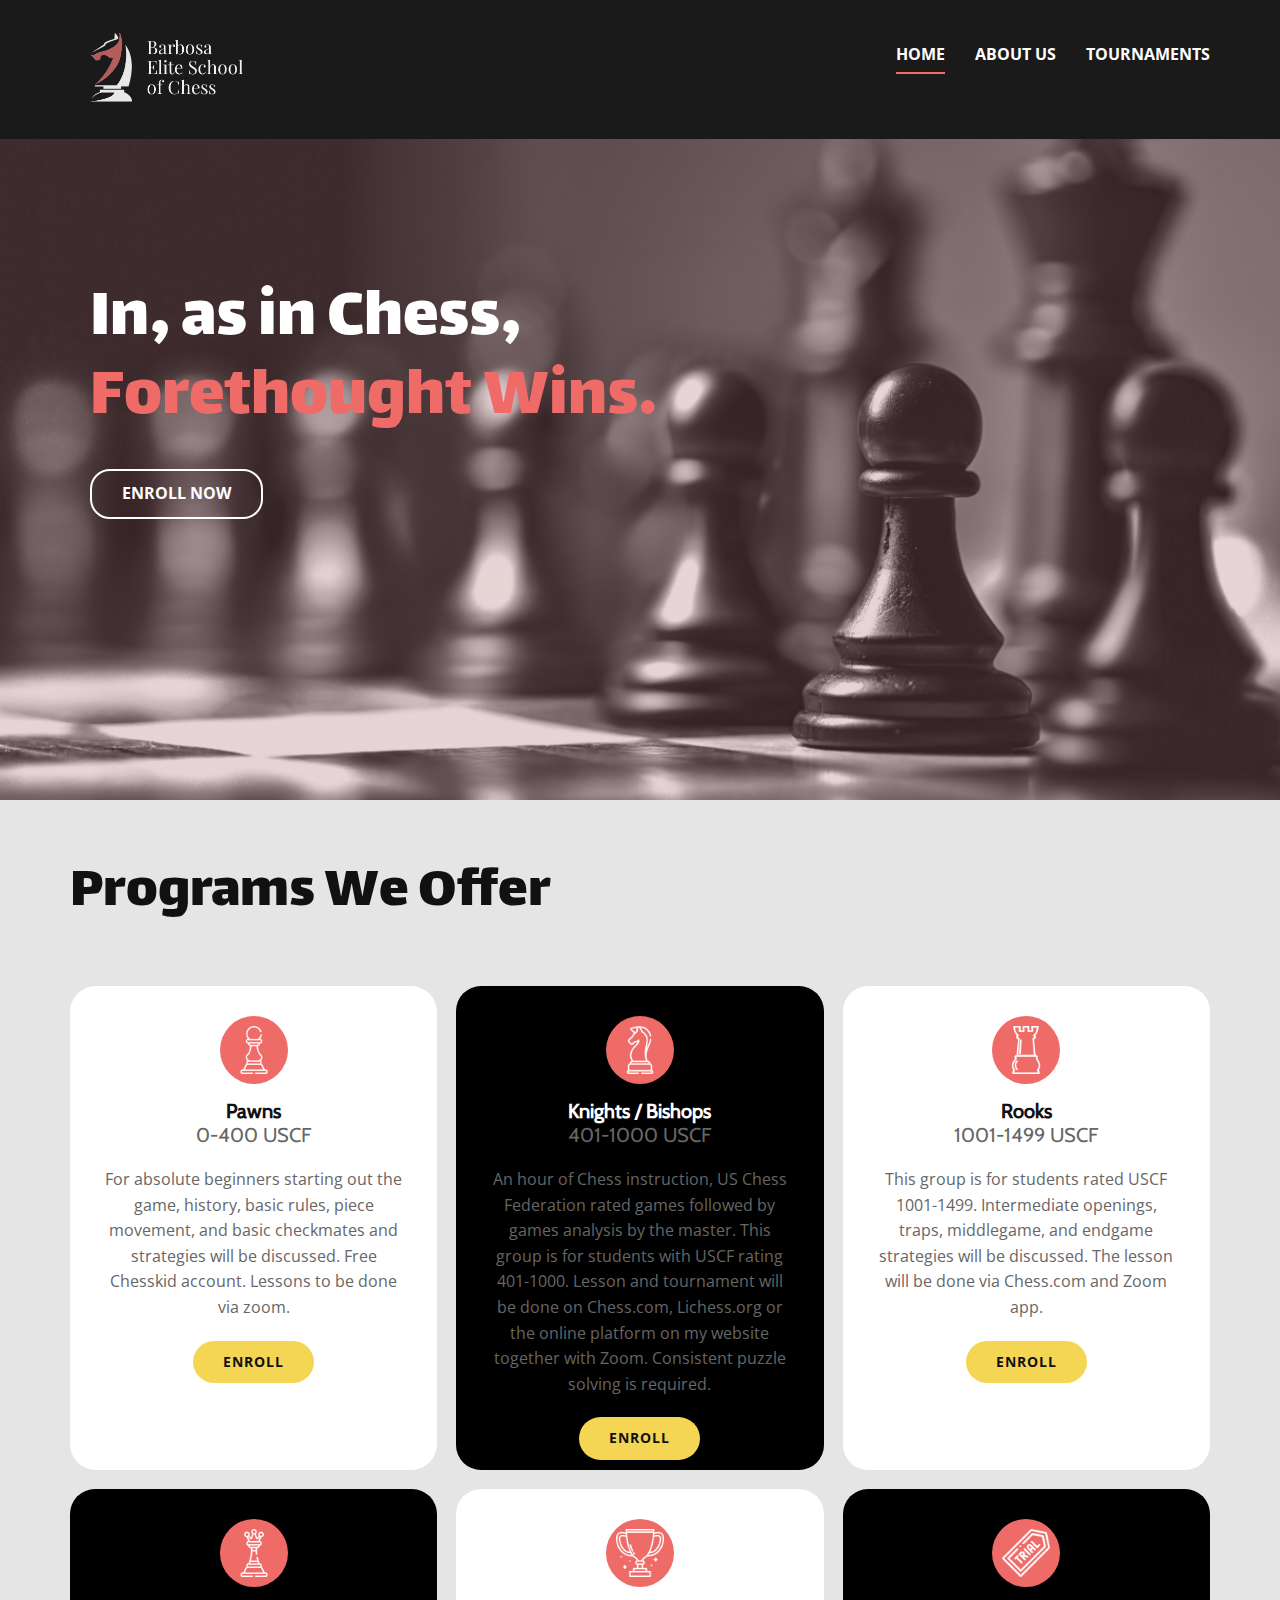
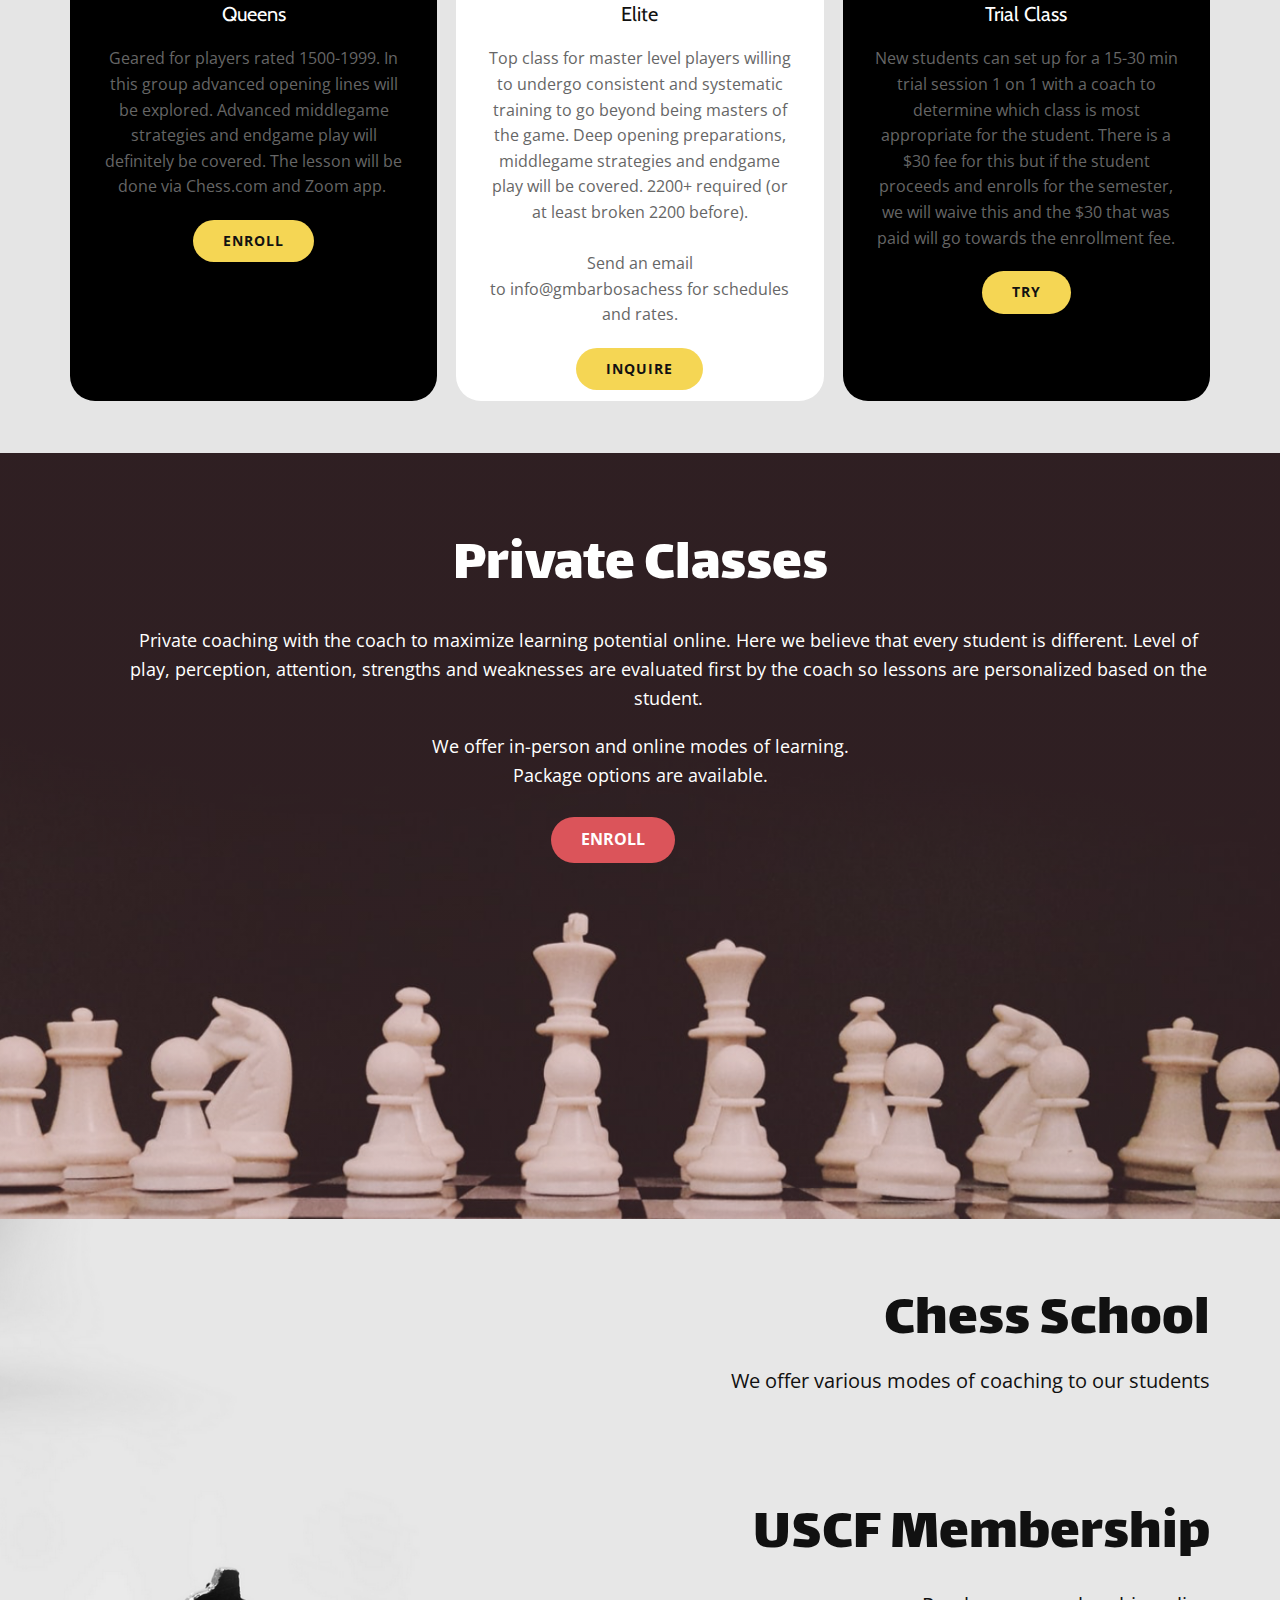
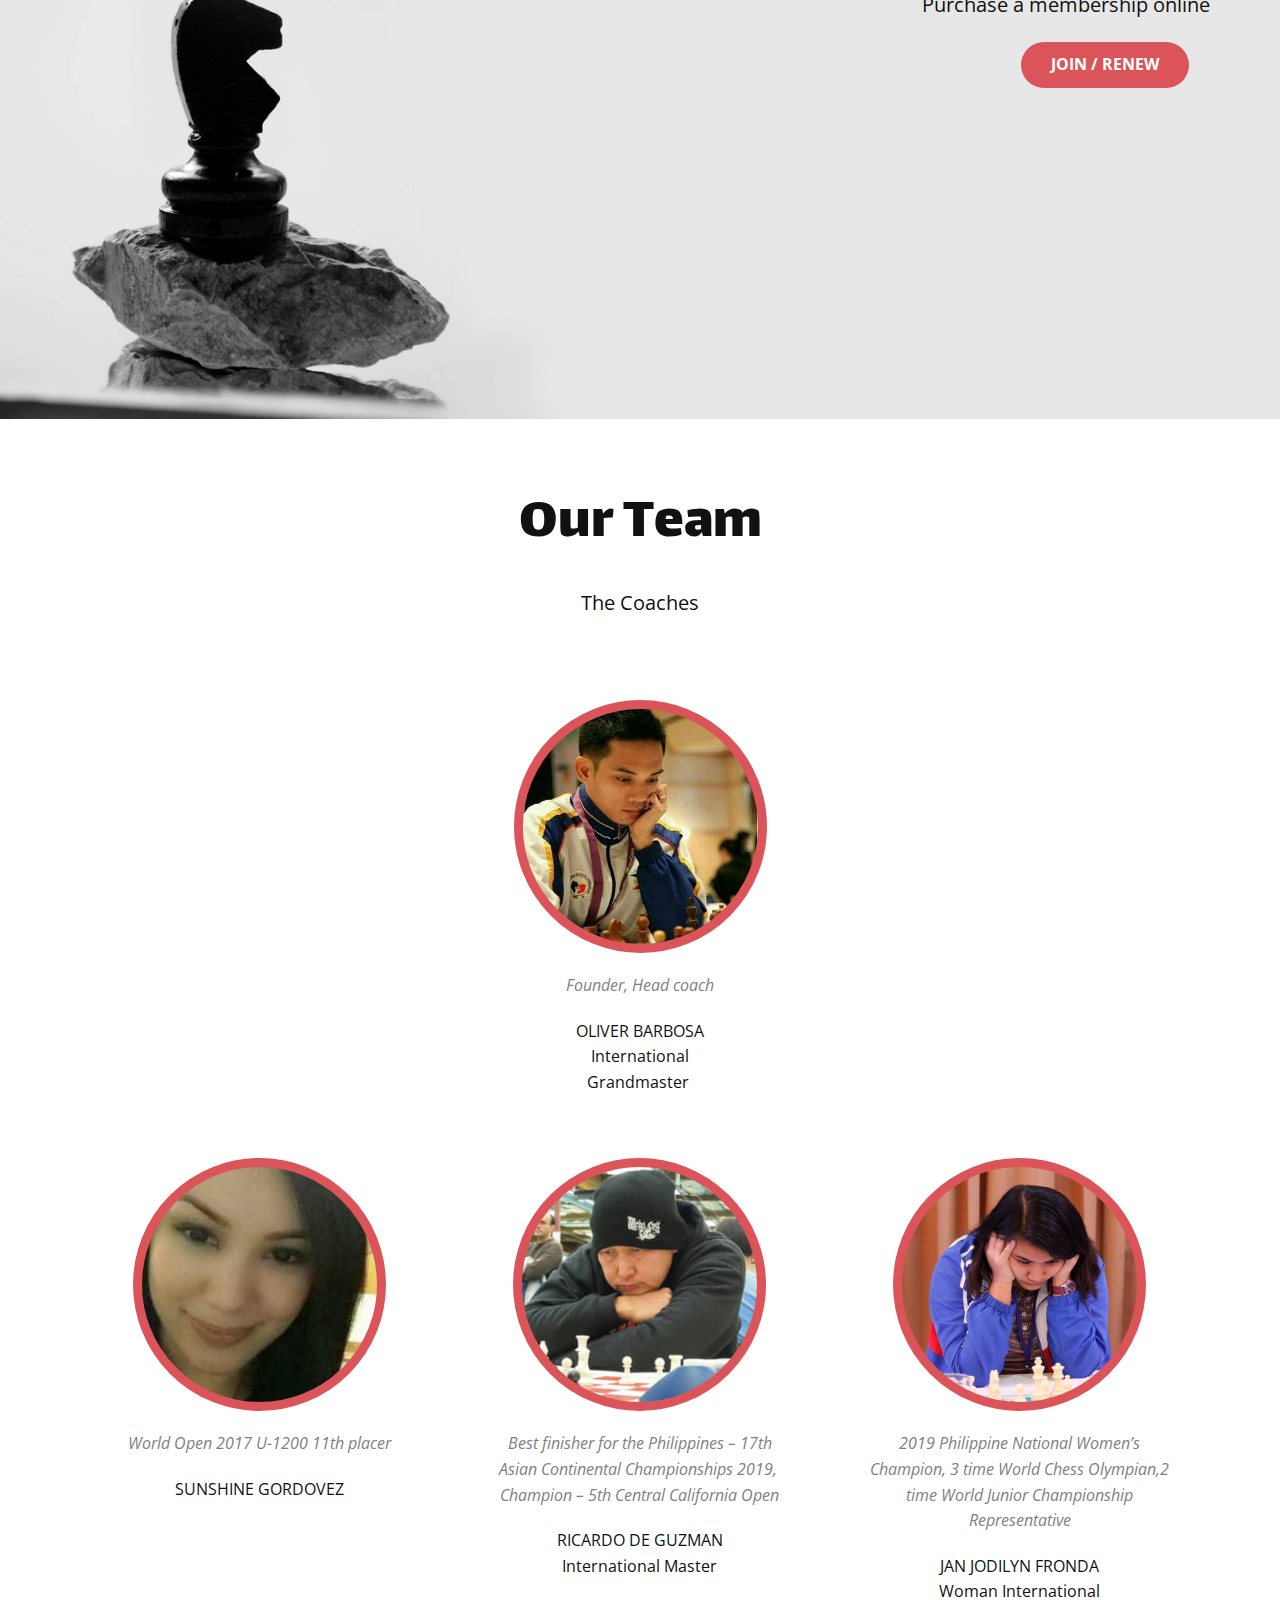
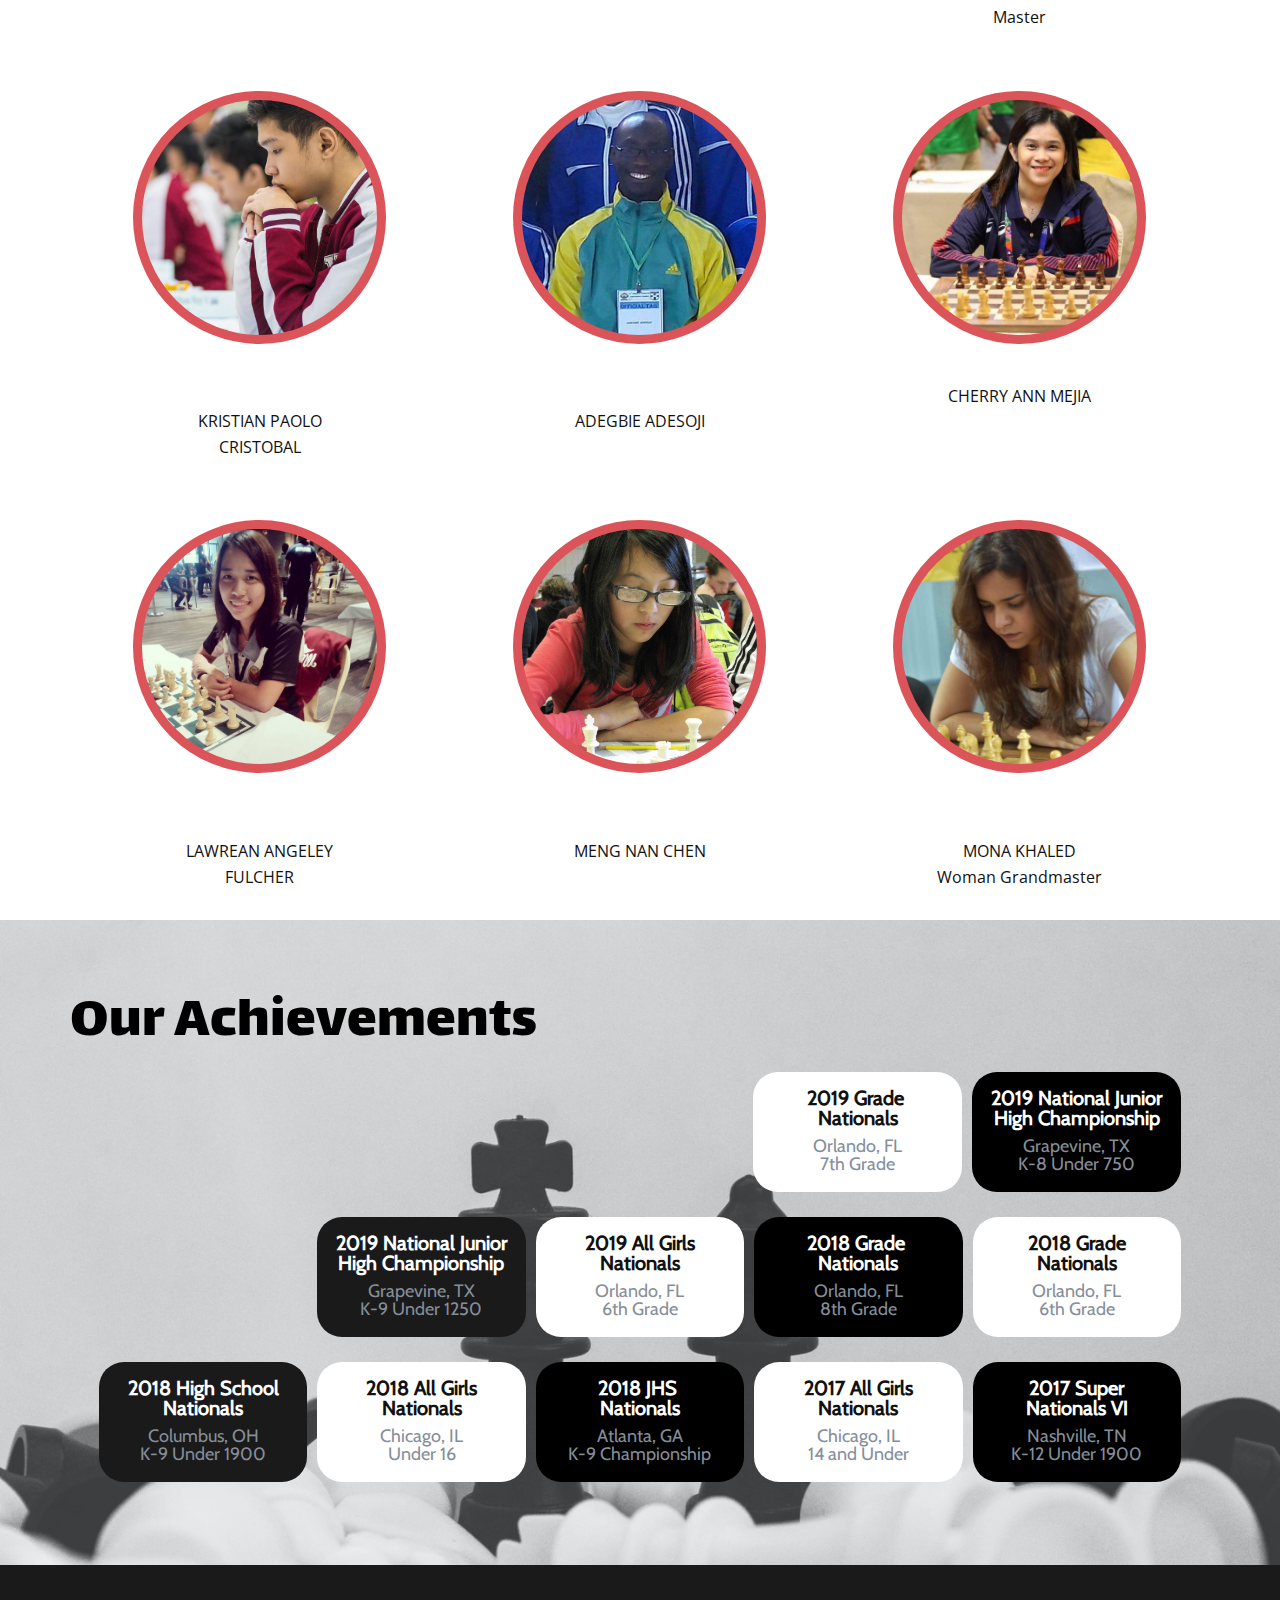
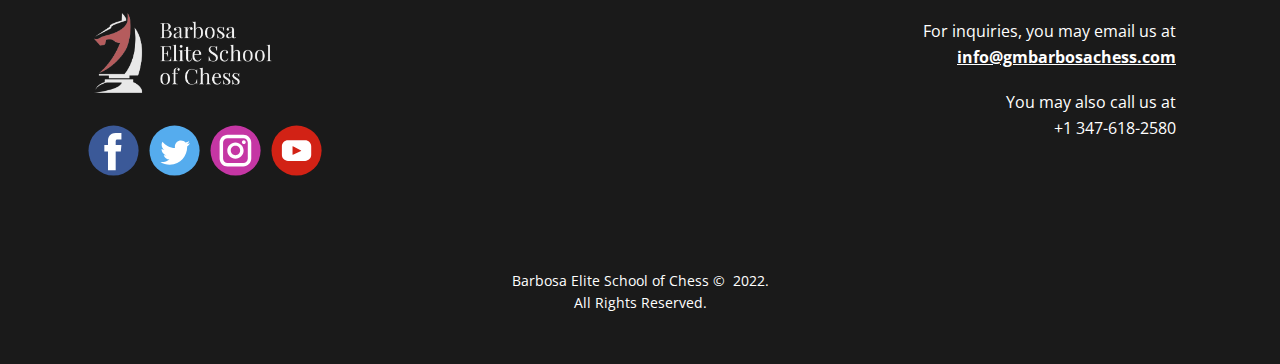
<file: BESC/index.html>
<!DOCTYPE html>
<html style="font-size: 16px;">
  <head>
    <meta name="viewport" content="width=device-width, initial-scale=1.0">
    <meta charset="utf-8">
    <meta name="keywords" content="​In, as in Chess,&nbsp;&nbsp; &nbsp; &nbsp; &nbsp;Forethought Wins.​, Programs We O​ffer​​​​, Private Classes, Chess School, USCF Membership, Our Team​, Our Achievements">
    <meta name="description" content="">
    <meta name="page_type" content="np-template-header-footer-from-plugin">
    <title>Home</title>
    <link rel="stylesheet" href="nicepage.css" media="screen">
<link rel="stylesheet" href="Home.css" media="screen">
    <script class="u-script" type="text/javascript" src="jquery.js" defer=""></script>
    <script class="u-script" type="text/javascript" src="nicepage.js" defer=""></script>
    <meta name="generator" content="Nicepage 4.4.3, nicepage.com">
    
    <link id="u-theme-google-font" rel="stylesheet" href="https://fonts.googleapis.com/css?family=Roboto:100,100i,300,300i,400,400i,500,500i,700,700i,900,900i|Open+Sans:300,300i,400,400i,600,600i,700,700i,800,800i">
    
    
    
    
    
    
    
    
    <script type="application/ld+json">{
    "@context": "https://schema.org",
    "@type": "Organization",
    "name": "BESC",
    "logo": "images/logo-alt-light2.png"
}</script>
    <meta name="theme-color" content="#478ac9">
    <meta property="og:title" content="Home">
    <meta property="og:description" content="">
    <meta property="og:type" content="website">
  </head>
  <body data-home-page="Home.html" data-home-page-title="Home" class="u-body u-overlap u-overlap-contrast u-xl-mode"><header class="u-clearfix u-grey-90 u-header u-header" id="sec-15c9"><div class="u-clearfix u-sheet u-sheet-1">
        <a href="https://nicepage.com" class="u-image u-logo u-image-1" data-image-width="759" data-image-height="352">
          <img src="images/logo-alt-light2.png" class="u-logo-image u-logo-image-1">
        </a>
        <nav class="u-menu u-menu-dropdown u-offcanvas u-menu-1">
          <div class="menu-collapse" style="font-size: 1rem; letter-spacing: 0px; font-weight: 700; text-transform: uppercase;">
            <a class="u-button-style u-custom-active-border-color u-custom-border u-custom-border-color u-custom-borders u-custom-hover-border-color u-custom-left-right-menu-spacing u-custom-padding-bottom u-custom-text-active-color u-custom-text-color u-custom-text-hover-color u-custom-top-bottom-menu-spacing u-nav-link u-text-active-palette-1-base u-text-hover-palette-2-base" href="#">
              <svg class="u-svg-link" viewBox="0 0 24 24"><use xmlns:xlink="https://www.w3.org/1999/xlink" xlink:href="#menu-hamburger"></use></svg>
              <svg class="u-svg-content" version="1.1" id="menu-hamburger" viewBox="0 0 16 16" x="0px" y="0px" xmlns:xlink="https://www.w3.org/1999/xlink" xmlns="https://www.w3.org/2000/svg"><g><rect y="1" width="16" height="2"></rect><rect y="7" width="16" height="2"></rect><rect y="13" width="16" height="2"></rect>
</g></svg>
            </a>
          </div>
          <div class="u-custom-menu u-nav-container">
            <ul class="u-nav u-spacing-30 u-unstyled u-nav-1"><li class="u-nav-item"><a class="u-border-2 u-border-active-custom-color-1 u-border-hover-palette-1-base u-border-no-left u-border-no-right u-border-no-top u-button-style u-nav-link u-text-active-white u-text-hover-custom-color-1" href="Home.html" style="padding: 10px 0px;">Home</a>
</li><li class="u-nav-item"><a class="u-border-2 u-border-active-custom-color-1 u-border-hover-palette-1-base u-border-no-left u-border-no-right u-border-no-top u-button-style u-nav-link u-text-active-white u-text-hover-custom-color-1" href="About-Us.html" style="padding: 10px 0px;">About Us</a>
</li><li class="u-nav-item"><a class="u-border-2 u-border-active-custom-color-1 u-border-hover-palette-1-base u-border-no-left u-border-no-right u-border-no-top u-button-style u-nav-link u-text-active-white u-text-hover-custom-color-1" href="Tournaments.html" style="padding: 10px 0px;">Tournaments</a>
</li></ul>
          </div>
          <div class="u-custom-menu u-nav-container-collapse">
            <div class="u-black u-container-style u-inner-container-layout u-opacity u-opacity-95 u-sidenav">
              <div class="u-inner-container-layout u-sidenav-overflow">
                <div class="u-menu-close"></div>
                <ul class="u-align-center u-nav u-popupmenu-items u-unstyled u-nav-2"><li class="u-nav-item"><a class="u-button-style u-nav-link" href="Home.html" style="padding: 10px 0px;">Home</a>
</li><li class="u-nav-item"><a class="u-button-style u-nav-link" href="About-Us.html" style="padding: 10px 0px;">About Us</a>
</li><li class="u-nav-item"><a class="u-button-style u-nav-link" href="Tournaments.html" style="padding: 10px 0px;">Tournaments</a>
</li></ul>
              </div>
            </div>
            <div class="u-black u-menu-overlay u-opacity u-opacity-70"></div>
          </div>
        </nav>
      </div></header>
    <section class="u-align-left u-clearfix u-image u-shading u-section-1" src="" id="sec-41b9" data-image-width="1401" data-image-height="840">
      <div class="u-clearfix u-sheet u-valign-middle-lg u-valign-middle-md u-valign-middle-sm u-valign-middle-xl u-sheet-1">
        <h2 class="u-custom-font u-subtitle u-text u-text-default u-text-1"> In, as in Chess,&nbsp;&nbsp; &nbsp; &nbsp; &nbsp;<br>
          <span class="u-text-custom-color-1">Forethought Wins.</span> &nbsp;
        </h2>
        <a href="https://gmbarbosachess.bestclass.us/" class="u-border-2 u-border-white u-btn u-btn-round u-button-style u-none u-radius-20 u-btn-1">Enroll now</a>
      </div>
    </section>
    <section class="u-align-center u-clearfix u-grey-10 u-section-2" id="carousel_a523">
      <div class="u-clearfix u-sheet u-sheet-1">
        <h1 class="u-align-left u-custom-font u-text u-text-1">Programs We O​ffer </h1>
        <div class="u-expanded-width u-list u-list-1">
          <div class="u-repeater u-repeater-1">
            <div class="u-align-center u-container-style u-custom-item u-list-item u-radius-26 u-repeater-item u-shape-round u-white u-list-item-1">
              <div class="u-container-layout u-similar-container u-container-layout-1"><span class="u-custom-color-1 u-file-icon u-icon u-icon-circle u-spacing-10 u-text-white u-icon-1"><img src="images/2.png" alt=""></span>
                <h5 class="u-custom-font u-text u-text-default u-text-2">
                  <span style="font-weight: 700;">Pawns</span>
                  <br>
                  <span style="font-weight: 400;" class="u-text-grey-60">0-400 USCF</span>
                </h5>
                <p class="u-text u-text-grey-60 u-text-3"> For absolute beginners starting out the game, history, basic rules, piece movement, and basic checkmates and strategies will be discussed. Free Chesskid account. Lessons to be done via zoom.</p>
                <a href="https://gmbarbosachess.bestclass.us/query_generators/query_for_lessons_show?lesson=title&amp;lesson_id=&amp;lesson_id=&amp;title=Pawns&amp;lesson_date_id=&amp;lesson_date_id=&amp;lesson_phrase=&amp;date_sort=1&amp;date_filter=&amp;end_date_filter=&amp;date_criteria=is%20after&amp;end_date_criteria=is%20after&amp;transaction=all&amp;age_category=&amp;locations=&amp;listings=Class&amp;lesson_age=&amp;num_weekday=2&amp;q%5Bs%5D=" class="u-border-none u-btn u-btn-round u-button-style u-hover-custom-color-1 u-palette-3-light-1 u-radius-50 u-btn-1">enroll</a>
              </div>
            </div>
            <div class="u-align-center u-black u-container-style u-custom-item u-list-item u-radius-25 u-repeater-item u-shape-round u-list-item-2">
              <div class="u-container-layout u-similar-container u-container-layout-2"><span class="u-custom-color-1 u-file-icon u-icon u-icon-circle u-spacing-10 u-text-white u-icon-2"><img src="images/3.png" alt=""></span>
                <h5 class="u-custom-font u-text u-text-default u-text-4">
                  <span style="font-weight: 700;">Knights / Bishops</span>
                  <br>
                  <span style="font-weight: 400;" class="u-text-grey-60">401-1000 USCF</span>
                </h5>
                <p class="u-text u-text-grey-60 u-text-5"> An hour of Chess instruction, US Chess Federation rated games followed by games analysis by the master. This group is for students with USCF rating 401-1000. Lesson and tournament will be done on Chess.com, Lichess.org or the online platform on my website together with Zoom. Consistent puzzle solving is required.</p>
                <a href="https://gmbarbosachess.bestclass.us/query_generators/query_for_lessons_show?lesson=title&amp;lesson_id=&amp;lesson_id=&amp;title=Knights%20and%20Bishops&amp;lesson_date_id=&amp;lesson_date_id=&amp;lesson_phrase=&amp;date_sort=1&amp;date_filter=&amp;end_date_filter=&amp;date_criteria=is%20after&amp;end_date_criteria=is%20after&amp;transaction=all&amp;age_category=&amp;locations=&amp;listings=Class&amp;lesson_age=&amp;num_weekday=2&amp;q%5Bs%5D=" class="u-border-none u-btn u-btn-round u-button-style u-hover-custom-color-1 u-palette-3-light-1 u-radius-50 u-btn-2">Enroll</a>
              </div>
            </div>
            <div class="u-align-center u-container-style u-custom-item u-list-item u-radius-25 u-repeater-item u-shape-round u-white u-list-item-3">
              <div class="u-container-layout u-similar-container u-container-layout-3"><span class="u-custom-color-1 u-file-icon u-icon u-icon-circle u-spacing-10 u-text-white u-icon-3"><img src="images/4.png" alt=""></span>
                <h5 class="u-custom-font u-text u-text-default u-text-6">
                  <span style="font-weight: 700;">Rooks</span>
                  <br>
                  <span class="u-text-grey-60">1001-1499 USCF</span>
                </h5>
                <p class="u-text u-text-grey-60 u-text-7"> This group is for students rated USCF 1001-1499. Intermediate openings, traps, middlegame, and endgame strategies will be discussed. The lesson will be done via Chess.com and Zoom app.</p>
                <a href="https://gmbarbosachess.bestclass.us/query_generators/query_for_lessons_show?lesson=title&amp;lesson_id=&amp;lesson_id=&amp;title=Rooks&amp;lesson_date_id=&amp;lesson_date_id=&amp;lesson_phrase=&amp;date_sort=1&amp;date_filter=&amp;end_date_filter=&amp;date_criteria=is%20after&amp;end_date_criteria=is%20after&amp;transaction=all&amp;age_category=&amp;locations=&amp;listings=Class&amp;lesson_age=&amp;num_weekday=2&amp;q%5Bs%5D=" class="u-border-none u-btn u-btn-round u-button-style u-hover-custom-color-1 u-palette-3-light-1 u-radius-50 u-btn-3">ENROLL</a>
              </div>
            </div>
            <div class="u-align-center u-black u-container-style u-custom-item u-list-item u-radius-25 u-repeater-item u-shape-round u-list-item-4">
              <div class="u-container-layout u-similar-container u-container-layout-4"><span class="u-custom-color-1 u-file-icon u-icon u-icon-circle u-spacing-10 u-text-white u-icon-4"><img src="images/5.png" alt=""></span>
                <h5 class="u-custom-font u-text u-text-default u-text-8">Queens</h5>
                <p class="u-text u-text-grey-60 u-text-9"> Geared for players rated 1500-1999. In this group advanced opening lines will be explored. Advanced middlegame strategies and endgame play will definitely be covered. The lesson will be done via Chess.com and Zoom app.&nbsp;</p>
                <a href="https://gmbarbosachess.bestclass.us/lessons/63583-queens-class-tuesday" class="u-border-none u-btn u-btn-round u-button-style u-hover-custom-color-1 u-palette-3-light-1 u-radius-50 u-btn-4">ENROLL</a>
              </div>
            </div>
            <div class="u-align-center u-container-style u-custom-item u-list-item u-radius-25 u-repeater-item u-shape-round u-white u-list-item-5">
              <div class="u-container-layout u-similar-container u-container-layout-5"><span class="u-custom-color-1 u-file-icon u-icon u-icon-circle u-spacing-10 u-text-white u-icon-5"><img src="images/6.png" alt=""></span>
                <h5 class="u-custom-font u-text u-text-default u-text-10">Elite</h5>
                <p class="u-text u-text-grey-60 u-text-11"> Top class for master level players willing to undergo consistent and systematic training to go beyond being masters of the game. Deep opening preparations, middlegame strategies and endgame play will be covered. 2200+ required (or at least broken 2200 before).<br>
                  <br>Send an email to&nbsp;info@gmbarbosachess&nbsp;for schedules and rates.
                </p>
                <a href="mailto:info@gmbarbosachess.com?subject=Elite%20Class%20Inquiry" class="u-border-none u-btn u-btn-round u-button-style u-hover-custom-color-1 u-palette-3-light-1 u-radius-50 u-btn-5">INQUIRE</a>
              </div>
            </div>
            <div class="u-align-center u-black u-container-style u-custom-item u-list-item u-radius-25 u-repeater-item u-shape-round u-list-item-6">
              <div class="u-container-layout u-similar-container u-container-layout-6"><span class="u-custom-color-1 u-file-icon u-icon u-icon-circle u-spacing-10 u-text-white u-icon-6"><img src="images/7.png" alt=""></span>
                <h5 class="u-custom-font u-text u-text-default u-text-12">Trial Class</h5>
                <p class="u-text u-text-grey-60 u-text-13">New students can set up for a 15-30 min trial session 1 on 1 with a coach to determine which class is most appropriate for the student. There is a $30 fee for this but if the student proceeds and enrolls for the semester, we will waive this and the $30 that was paid will go towards the enrollment fee.</p>
                <a href="https://gmbarbosachess.bestclass.us/products/79" class="u-border-none u-btn u-btn-round u-button-style u-hover-custom-color-1 u-palette-3-light-1 u-radius-50 u-btn-6">TRY</a>
              </div>
            </div>
          </div>
        </div>
      </div>
    </section>
    <section class="u-align-center u-clearfix u-image u-shading u-section-3" src="" data-image-width="1400" data-image-height="900" id="sec-de59">
      <div class="u-clearfix u-sheet u-sheet-1">
        <h2 class="u-custom-font u-subtitle u-text u-text-default u-text-1">Private Classes</h2>
        <p class="u-large-text u-text u-text-default u-text-variant u-text-2"> Private coaching with the coach to maximize learning potential online. Here we believe that every student is different. Level of play, perception, attention, strengths and weaknesses are evaluated first by the coach so lessons are personalized based on the student. </p>
        <p class="u-align-center u-large-text u-text u-text-default u-text-variant u-text-3">We offer in-person and online modes of learning.<br>Package options are available.
        </p>
        <a href="https://gmbarbosachess.bestclass.us/query_generators/query_for_products_show?product=all&amp;amp;title=&amp;amp;product_phrase=&amp;amp;date_sort=&amp;amp;num_weekday=&amp;amp;q%5Bs%5D=" class="u-btn u-btn-round u-button-style u-palette-2-base u-radius-25 u-btn-1">enroll</a>
      </div>
    </section>
    <section class="u-align-left u-clearfix u-image u-section-4" src="" data-image-width="1600" data-image-height="900" id="sec-9c44">
      <div class="u-clearfix u-sheet u-sheet-1">
        <h2 class="u-align-right u-custom-font u-subtitle u-text u-text-default u-text-1">Chess School</h2>
        <p class="u-align-right u-large-text u-text u-text-variant u-text-2">We offer various modes of coaching to our students</p>
        <h2 class="u-align-right u-custom-font u-subtitle u-text u-text-default u-text-3">USCF Membership</h2>
        <p class="u-align-right u-large-text u-text u-text-variant u-text-4">Purchase a membership online</p>
        <a href="https://forms.gle/FM8D5fvzqszzbAas6" class="u-align-right u-border-none u-btn u-btn-round u-button-style u-palette-2-base u-radius-25 u-btn-1">join / renew</a>
      </div>
    </section>
    <section class="u-align-center u-clearfix u-section-5" id="carousel_db76">
      <div class="u-clearfix u-sheet u-sheet-1">
        <h2 class="u-custom-font u-text u-text-default u-text-1">
          <span style="font-size: 3.75rem;">Our Team</span>
          <span style="font-size: 3.75rem;"></span>
        </h2>
        <p class="u-text u-text-2">The Coaches</p>
        <div class="u-expanded-width u-list u-list-1">
          <div class="u-repeater u-repeater-1">
            <div class="u-align-center u-container-style u-list-item u-repeater-item u-shape-rectangle">
              <div class="u-container-layout u-similar-container u-valign-top u-container-layout-1">
                <div alt="" class="u-border-9 u-border-palette-2-base u-image u-image-circle u-image-1" data-image-width="400" data-image-height="400"></div>
                <p class="u-text u-text-grey-50 u-text-3"> Founder, Head coach</p>
                <p class="u-text u-text-4"> OLIVER BARBOSA<br>International Grandmaster&nbsp;<br>
                </p>
              </div>
            </div>
          </div>
        </div>
        <div class="u-expanded-width u-list u-list-2">
          <div class="u-repeater u-repeater-2">
            <div class="u-align-center u-container-style u-list-item u-repeater-item u-shape-rectangle">
              <div class="u-container-layout u-similar-container u-valign-top u-container-layout-2">
                <div alt="" class="u-border-9 u-border-palette-2-base u-image u-image-circle u-image-2" data-image-width="207" data-image-height="490"></div>
                <p class="u-text u-text-grey-50 u-text-5"> World Open 2017 U-1200 11th placer</p>
                <p class="u-text u-text-6"> SUNSHINE GORDOVEZ</p>
              </div>
            </div>
            <div class="u-align-center u-container-style u-list-item u-repeater-item u-shape-rectangle">
              <div class="u-container-layout u-similar-container u-valign-top u-container-layout-3">
                <div alt="" class="u-border-9 u-border-palette-2-base u-image u-image-circle u-image-3" data-image-width="250" data-image-height="333"></div>
                <p class="u-text u-text-grey-50 u-text-7"> Best finisher for the Philippines – 17th Asian Continental Championships 2019,&nbsp;<br>Champion – 5th Central California Open
                </p>
                <p class="u-text u-text-8"> RICARDO DE GUZMAN<br>International Master<br>
                </p>
              </div>
            </div>
            <div class="u-align-center u-container-style u-list-item u-repeater-item u-shape-rectangle">
              <div class="u-container-layout u-similar-container u-valign-top u-container-layout-4">
                <div alt="" class="u-border-9 u-border-palette-2-base u-image u-image-circle u-image-4" data-image-width="950" data-image-height="633"></div>
                <p class="u-text u-text-grey-50 u-text-9"> 2019 Philippine National Women’s Champion,&nbsp;3 time World Chess Olympian,2 time World Junior Championship Representative</p>
                <p class="u-text u-text-10"> JAN JODILYN FRONDA<br>Woman International Master
                </p>
              </div>
            </div>
            <div class="u-align-center u-container-style u-list-item u-repeater-item u-shape-rectangle">
              <div class="u-container-layout u-similar-container u-valign-top u-container-layout-5">
                <div alt="" class="u-border-9 u-border-palette-2-base u-image u-image-circle u-image-5" data-image-width="1600" data-image-height="1200"></div>
                <p class="u-text u-text-grey-50 u-text-11">&nbsp;</p>
                <p class="u-text u-text-12">KRISTIAN PAOLO CRISTOBAL</p>
              </div>
            </div>
            <div class="u-align-center u-container-style u-list-item u-repeater-item u-shape-rectangle">
              <div class="u-container-layout u-similar-container u-valign-top u-container-layout-6">
                <div alt="" class="u-border-9 u-border-palette-2-base u-image u-image-circle u-image-6" data-image-width="454" data-image-height="866"></div>
                <p class="u-text u-text-grey-50 u-text-13">&nbsp;</p>
                <p class="u-text u-text-14"> ADEGBIE ADESOJI</p>
              </div>
            </div>
            <div class="u-align-center u-container-style u-list-item u-repeater-item u-shape-rectangle">
              <div class="u-container-layout u-similar-container u-valign-top u-container-layout-7">
                <div alt="" class="u-border-9 u-border-palette-2-base u-image u-image-circle u-image-7" data-image-width="750" data-image-height="500"></div>
                <p class="u-text u-text-grey-50 u-text-15"></p>
                <p class="u-text u-text-16">CHERRY ANN MEJIA</p>
              </div>
            </div>
            <div class="u-align-center u-container-style u-list-item u-repeater-item u-shape-rectangle">
              <div class="u-container-layout u-similar-container u-valign-top u-container-layout-8">
                <div alt="" class="u-border-9 u-border-palette-2-base u-image u-image-circle u-image-8" data-image-width="1078" data-image-height="1089"></div>
                <p class="u-text u-text-grey-50 u-text-17">&nbsp;</p>
                <p class="u-text u-text-18">LAWREAN ANGELEY FULCHER</p>
              </div>
            </div>
            <div class="u-align-center u-container-style u-list-item u-repeater-item u-shape-rectangle">
              <div class="u-container-layout u-similar-container u-valign-top u-container-layout-9">
                <div alt="" class="u-border-9 u-border-palette-2-base u-image u-image-circle u-image-9" data-image-width="843" data-image-height="1124"></div>
                <p class="u-text u-text-grey-50 u-text-19">&nbsp;</p>
                <p class="u-text u-text-20">MENG NAN CHEN</p>
              </div>
            </div>
            <div class="u-align-center u-container-style u-list-item u-repeater-item u-shape-rectangle">
              <div class="u-container-layout u-similar-container u-valign-top u-container-layout-10">
                <div alt="" class="u-border-9 u-border-palette-2-base u-image u-image-circle u-image-10" data-image-width="960" data-image-height="960"></div>
                <p class="u-text u-text-grey-50 u-text-21">&nbsp;</p>
                <p class="u-text u-text-22">MONA KHALED<br> Woman Grandmaster
                </p>
              </div>
            </div>
          </div>
        </div>
      </div>
    </section>
    <section class="u-align-center u-clearfix u-image u-shading u-section-6" src="" id="sec-2391" data-image-width="1400" data-image-height="774">
      <div class="u-clearfix u-sheet u-sheet-1">
        <h1 class="u-align-left u-custom-font u-text u-text-black u-text-1">Our Achievements</h1>
        <div class="u-list u-list-1">
          <div class="u-repeater u-repeater-1">
            <div class="u-container-style u-custom-item u-list-item u-radius-25 u-repeater-item u-shape-round u-white">
              <div class="u-container-layout u-similar-container u-container-layout-1">
                <p class="u-align-center u-custom-font u-custom-item u-text u-text-2">2019 Grade&nbsp;<br>Nationals <span style="font-weight: 700;"></span>
                </p>
                <p class="u-align-center u-custom-font u-custom-item u-text u-text-palette-5-dark-1 u-text-3">Orlando, FL<br>7th Grade
                </p>
              </div>
            </div>
            <div class="u-black u-container-style u-custom-item u-list-item u-radius-25 u-repeater-item u-shape-round">
              <div class="u-container-layout u-similar-container u-container-layout-2">
                <p class="u-align-center u-custom-font u-custom-item u-text u-text-4">2019 National Junior High Championship <span style="font-weight: 700;"></span>
                </p>
                <p class="u-align-center u-custom-font u-custom-item u-text u-text-palette-5-dark-1 u-text-5">Grapevine, TX<br>K-8 Under 750
                </p>
              </div>
            </div>
          </div>
        </div>
        <div class="u-list u-list-2">
          <div class="u-repeater u-repeater-2">
            <div class="u-container-style u-custom-item u-grey-90 u-list-item u-radius-25 u-repeater-item u-shape-round">
              <div class="u-container-layout u-similar-container u-container-layout-3">
                <p class="u-align-center u-custom-font u-custom-item u-text u-text-6">2019 National Junior High Championship <span style="font-weight: 700;"></span>
                </p>
                <p class="u-align-center u-custom-font u-custom-item u-text u-text-palette-5-dark-1 u-text-7"> Grapevine, TX<br>K-9 Under 1250
                </p>
              </div>
            </div>
            <div class="u-container-style u-custom-item u-list-item u-radius-25 u-repeater-item u-shape-round u-white">
              <div class="u-container-layout u-similar-container u-container-layout-4">
                <p class="u-align-center u-custom-font u-custom-item u-text u-text-8">2019 All Girls Nationals <span style="font-weight: 700;"></span>
                </p>
                <p class="u-align-center u-custom-font u-custom-item u-text u-text-palette-5-dark-1 u-text-9">Orlando, FL<br>6th Grade
                </p>
              </div>
            </div>
            <div class="u-black u-container-style u-custom-item u-list-item u-radius-25 u-repeater-item u-shape-round">
              <div class="u-container-layout u-similar-container u-container-layout-5">
                <p class="u-align-center u-custom-font u-custom-item u-text u-text-10">2018 Grade&nbsp;<br>Nationals <span style="font-weight: 700;"></span>
                </p>
                <p class="u-align-center u-custom-font u-custom-item u-text u-text-palette-5-dark-1 u-text-11">Orlando, FL<br>8th Grade
                </p>
              </div>
            </div>
            <div class="u-container-style u-custom-item u-list-item u-radius-25 u-repeater-item u-shape-round u-white">
              <div class="u-container-layout u-similar-container u-container-layout-6">
                <p class="u-align-center u-custom-font u-custom-item u-text u-text-12">2018 Grade<br>Nationals <span style="font-weight: 700;"></span>
                </p>
                <p class="u-align-center u-custom-font u-custom-item u-text u-text-palette-5-dark-1 u-text-13">Orlando, FL<br>6th Grade
                </p>
              </div>
            </div>
          </div>
        </div>
        <div class="u-list u-list-3">
          <div class="u-repeater u-repeater-3">
            <div class="u-container-style u-custom-item u-grey-90 u-list-item u-radius-25 u-repeater-item u-shape-round">
              <div class="u-container-layout u-similar-container u-container-layout-7">
                <p class="u-align-center u-custom-font u-custom-item u-text u-text-14">2018 High School Nationals <span style="font-weight: 700;"></span>
                </p>
                <p class="u-align-center u-custom-font u-custom-item u-text u-text-palette-5-dark-1 u-text-15">Columbus, OH<br> K-9 Under 1900
                </p>
              </div>
            </div>
            <div class="u-container-style u-custom-item u-list-item u-radius-25 u-repeater-item u-shape-round u-white">
              <div class="u-container-layout u-similar-container u-container-layout-8">
                <p class="u-align-center u-custom-font u-custom-item u-text u-text-16">2018 All Girls Nationals <span style="font-weight: 700;"></span>
                </p>
                <p class="u-align-center u-custom-font u-custom-item u-text u-text-palette-5-dark-1 u-text-17">Chicago, IL<br>Under 16
                </p>
              </div>
            </div>
            <div class="u-black u-container-style u-custom-item u-list-item u-radius-25 u-repeater-item u-shape-round">
              <div class="u-container-layout u-similar-container u-container-layout-9">
                <p class="u-align-center u-custom-font u-custom-item u-text u-text-18">2018 JHS&nbsp;<br>Nationals <span style="font-weight: 700;"></span>
                </p>
                <p class="u-align-center u-custom-font u-custom-item u-text u-text-palette-5-dark-1 u-text-19">Atlanta, GA<br>K-9 Championship
                </p>
              </div>
            </div>
            <div class="u-container-style u-custom-item u-list-item u-radius-25 u-repeater-item u-shape-round u-white">
              <div class="u-container-layout u-similar-container u-container-layout-10">
                <p class="u-align-center u-custom-font u-custom-item u-text u-text-20">2017 All Girls Nationals</p>
                <p class="u-align-center u-custom-font u-custom-item u-text u-text-palette-5-dark-1 u-text-21">Chicago, IL<br>14 and Under
                </p>
              </div>
            </div>
            <div class="u-black u-container-style u-custom-item u-list-item u-radius-25 u-repeater-item u-shape-round">
              <div class="u-container-layout u-similar-container u-container-layout-11">
                <p class="u-align-center u-custom-font u-custom-item u-text u-text-22">2017 Super<br>Nationals <span style="font-weight: 700;"> VI</span>
                </p>
                <p class="u-align-center u-custom-font u-custom-item u-text u-text-palette-5-dark-1 u-text-23">Nashville, TN<br>K-12 Under 1900
                </p>
              </div>
            </div>
          </div>
        </div>
      </div>
    </section>
    <section class="u-clearfix u-grey-90 u-section-7" id="sec-3bba">
      <div class="u-clearfix u-sheet u-valign-middle u-sheet-1">
        <div class="u-clearfix u-expanded-width u-gutter-0 u-layout-wrap u-layout-wrap-1">
          <div class="u-gutter-0 u-layout">
            <div class="u-layout-row">
              <div class="u-align-left u-container-style u-layout-cell u-left-cell u-size-30 u-layout-cell-1">
                <div class="u-container-layout u-container-layout-1">
                  <img class="u-image u-image-default u-image-1" src="images/logo-alt-light2.png" alt="" data-image-width="759" data-image-height="352">
                  <div class="u-social-icons u-spacing-10 u-social-icons-1">
                    <a class="u-social-url" title="facebook" target="_blank" href="https://www.facebook.com/gmbarbosachess/"><span class="u-icon u-social-facebook u-social-icon u-icon-1"><svg class="u-svg-link" preserveAspectRatio="xMidYMin slice" viewBox="0 0 112 112" style=""><use xmlns:xlink="https://www.w3.org/1999/xlink" xlink:href="#svg-1395"></use></svg><svg class="u-svg-content" viewBox="0 0 112 112" x="0" y="0" id="svg-1395"><circle fill="currentColor" cx="56.1" cy="56.1" r="55"></circle><path fill="#FFFFFF" d="M73.5,31.6h-9.1c-1.4,0-3.6,0.8-3.6,3.9v8.5h12.6L72,58.3H60.8v40.8H43.9V58.3h-8V43.9h8v-9.2
c0-6.7,3.1-17,17-17h12.5v13.9H73.5z"></path></svg></span>
                    </a>
                    <a class="u-social-url" title="twitter" target="_blank" href="https://twitter.com/gmbarbosachess"><span class="u-icon u-social-icon u-social-twitter u-icon-2"><svg class="u-svg-link" preserveAspectRatio="xMidYMin slice" viewBox="0 0 112 112" style=""><use xmlns:xlink="https://www.w3.org/1999/xlink" xlink:href="#svg-f445"></use></svg><svg class="u-svg-content" viewBox="0 0 112 112" x="0" y="0" id="svg-f445"><circle fill="currentColor" class="st0" cx="56.1" cy="56.1" r="55"></circle><path fill="#FFFFFF" d="M83.8,47.3c0,0.6,0,1.2,0,1.7c0,17.7-13.5,38.2-38.2,38.2C38,87.2,31,85,25,81.2c1,0.1,2.1,0.2,3.2,0.2
c6.3,0,12.1-2.1,16.7-5.7c-5.9-0.1-10.8-4-12.5-9.3c0.8,0.2,1.7,0.2,2.5,0.2c1.2,0,2.4-0.2,3.5-0.5c-6.1-1.2-10.8-6.7-10.8-13.1
c0-0.1,0-0.1,0-0.2c1.8,1,3.9,1.6,6.1,1.7c-3.6-2.4-6-6.5-6-11.2c0-2.5,0.7-4.8,1.8-6.7c6.6,8.1,16.5,13.5,27.6,14
c-0.2-1-0.3-2-0.3-3.1c0-7.4,6-13.4,13.4-13.4c3.9,0,7.3,1.6,9.8,4.2c3.1-0.6,5.9-1.7,8.5-3.3c-1,3.1-3.1,5.8-5.9,7.4
c2.7-0.3,5.3-1,7.7-2.1C88.7,43,86.4,45.4,83.8,47.3z"></path></svg></span>
                    </a>
                    <a class="u-social-url" title="instagram" target="_blank" href="https://www.instagram.com/barbosaeliteschoolofchess/"><span class="u-icon u-social-icon u-social-instagram u-icon-3"><svg class="u-svg-link" preserveAspectRatio="xMidYMin slice" viewBox="0 0 112 112" style=""><use xmlns:xlink="https://www.w3.org/1999/xlink" xlink:href="#svg-abcd"></use></svg><svg class="u-svg-content" viewBox="0 0 112 112" x="0" y="0" id="svg-abcd"><circle fill="currentColor" cx="56.1" cy="56.1" r="55"></circle><path fill="#FFFFFF" d="M55.9,38.2c-9.9,0-17.9,8-17.9,17.9C38,66,46,74,55.9,74c9.9,0,17.9-8,17.9-17.9C73.8,46.2,65.8,38.2,55.9,38.2
z M55.9,66.4c-5.7,0-10.3-4.6-10.3-10.3c-0.1-5.7,4.6-10.3,10.3-10.3c5.7,0,10.3,4.6,10.3,10.3C66.2,61.8,61.6,66.4,55.9,66.4z"></path><path fill="#FFFFFF" d="M74.3,33.5c-2.3,0-4.2,1.9-4.2,4.2s1.9,4.2,4.2,4.2s4.2-1.9,4.2-4.2S76.6,33.5,74.3,33.5z"></path><path fill="#FFFFFF" d="M73.1,21.3H38.6c-9.7,0-17.5,7.9-17.5,17.5v34.5c0,9.7,7.9,17.6,17.5,17.6h34.5c9.7,0,17.5-7.9,17.5-17.5V38.8
C90.6,29.1,82.7,21.3,73.1,21.3z M83,73.3c0,5.5-4.5,9.9-9.9,9.9H38.6c-5.5,0-9.9-4.5-9.9-9.9V38.8c0-5.5,4.5-9.9,9.9-9.9h34.5
c5.5,0,9.9,4.5,9.9,9.9V73.3z"></path></svg></span>
                    </a>
                    <a class="u-social-url" target="_blank" data-type="YouTube" title="youtube" href="https://www.youtube.com/channel/UCAOPFRU6vyN8h1byEjjNgdA?view_as=subscriber"><span class="u-icon u-social-icon u-social-youtube u-icon-4"><svg class="u-svg-link" preserveAspectRatio="xMidYMin slice" viewBox="0 0 112 112" style=""><use xmlns:xlink="https://www.w3.org/1999/xlink" xlink:href="#svg-096c"></use></svg><svg class="u-svg-content" viewBox="0 0 112 112" x="0" y="0" id="svg-096c"><circle fill="currentColor" cx="56.1" cy="56.1" r="55"></circle><path fill="#FFFFFF" d="M74.9,33.3H37.3c-7.4,0-13.4,6-13.4,13.4v18.8c0,7.4,6,13.4,13.4,13.4h37.6c7.4,0,13.4-6,13.4-13.4V46.7 C88.3,39.3,82.3,33.3,74.9,33.3L74.9,33.3z M65.9,57l-17.6,8.4c-0.5,0.2-1-0.1-1-0.6V47.5c0-0.5,0.6-0.9,1-0.6l17.6,8.9 C66.4,56,66.4,56.8,65.9,57L65.9,57z"></path></svg></span>
                    </a>
                  </div>
                </div>
              </div>
              <div class="u-container-style u-layout-cell u-right-cell u-size-30 u-layout-cell-2">
                <div class="u-container-layout u-container-layout-2">
                  <p class="u-align-right u-text u-text-1">For inquiries, you may email us at<br>
                    <span style="font-weight: 700; text-decoration: underline !important;">info@gmbarbosachess.com</span>
                  </p>
                  <p class="u-align-right u-text u-text-2"> You may also call us at<br>+1 347-618-2580
                  </p>
                </div>
              </div>
            </div>
          </div>
        </div>
      </div>
    </section>
    
    
    <footer class="u-align-center u-clearfix u-footer u-grey-90 u-footer" id="sec-7c80"><div class="u-clearfix u-sheet u-sheet-1">
        <p class="u-small-text u-text u-text-variant u-text-1">Barbosa Elite School of Chess ©&nbsp;&nbsp;2022.<br>All Rights Reserved.
        </p>
      </div></footer>
  </body>
</html>
</file>
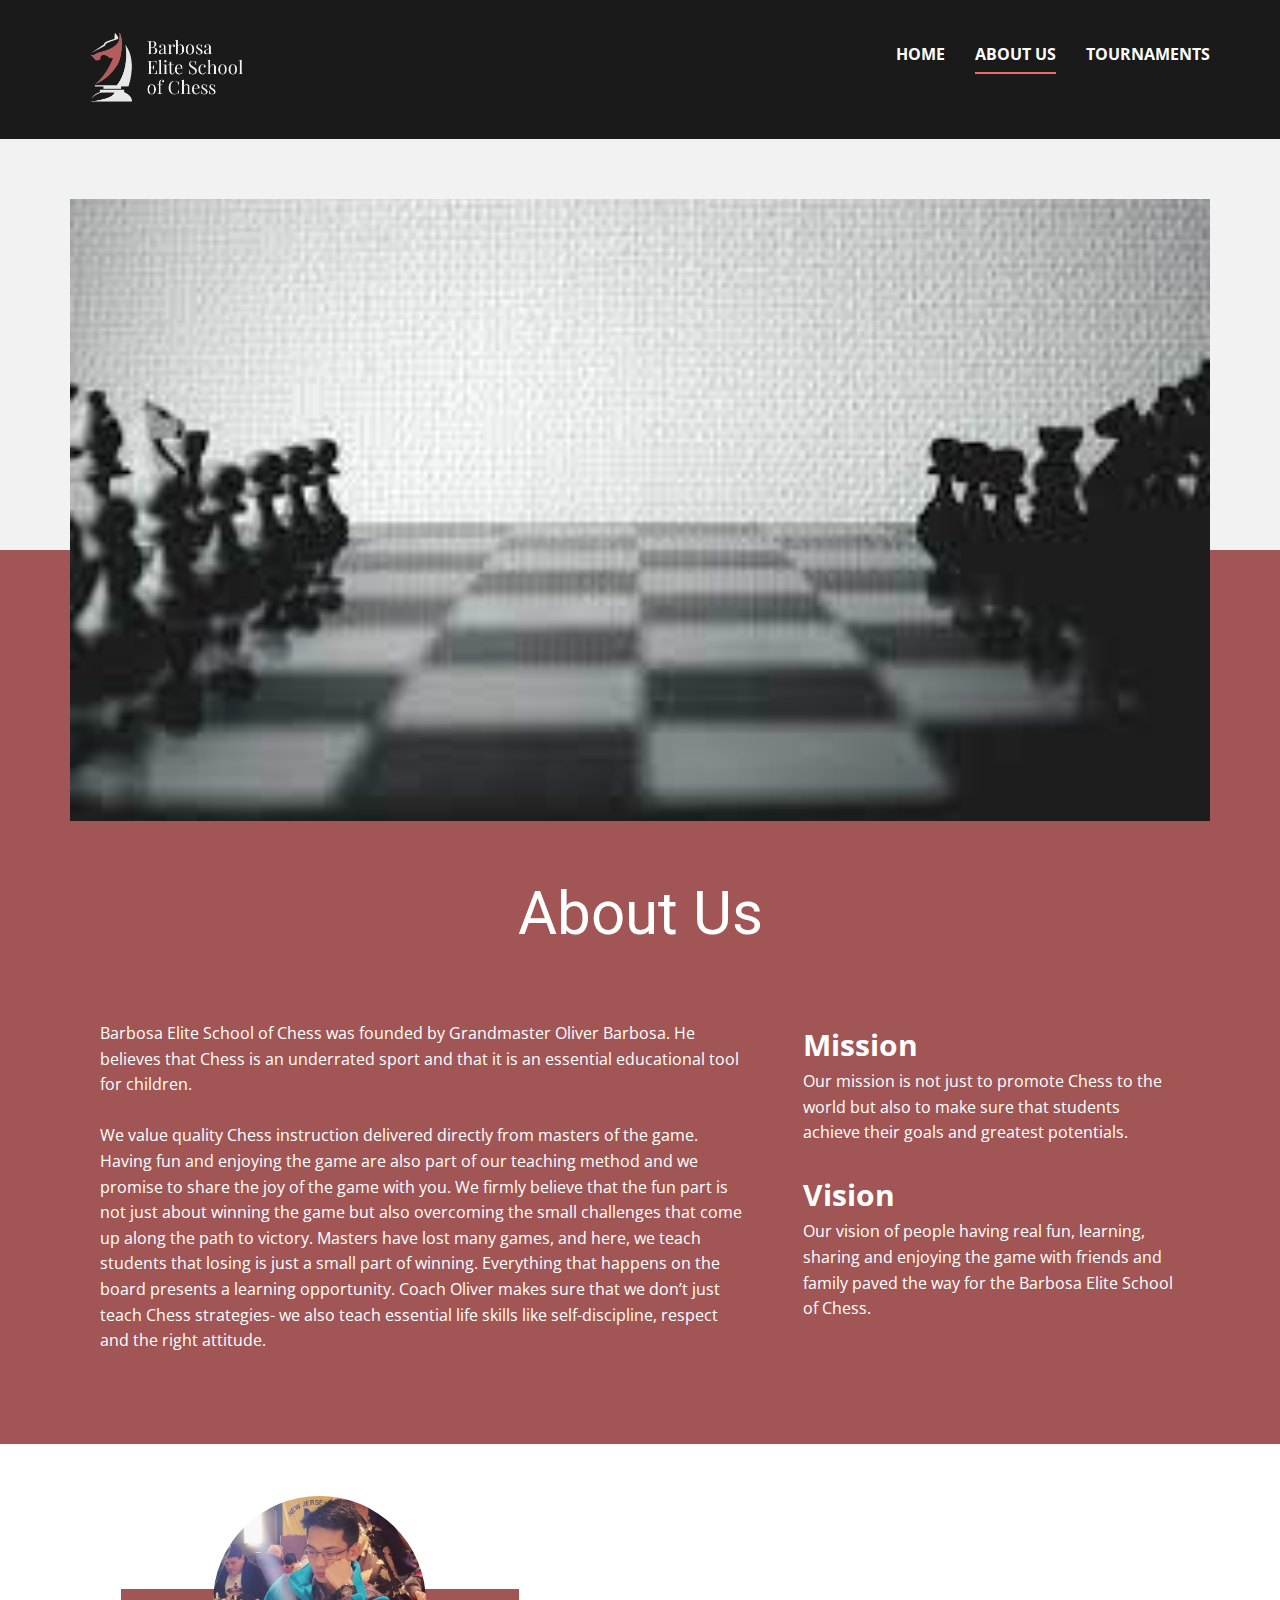
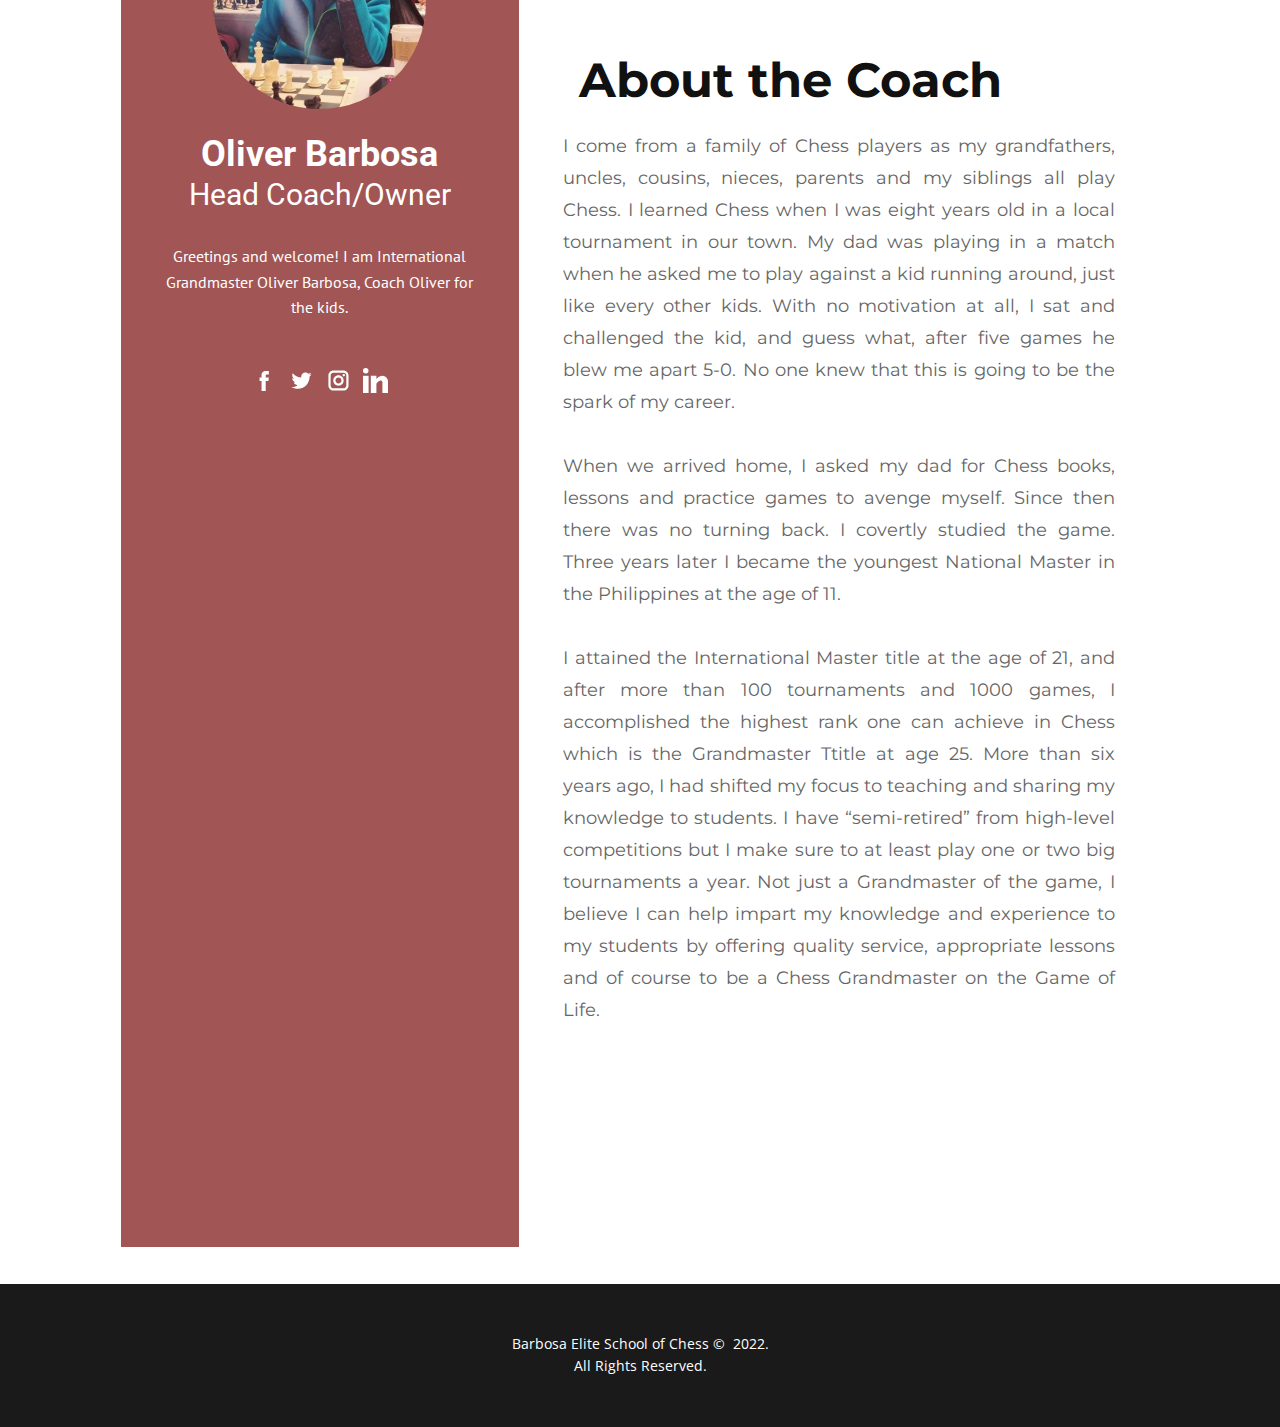
<file: BESC/About-Us.html>
<!DOCTYPE html>
<html style="font-size: 16px;">
  <head>
    <meta name="viewport" content="width=device-width, initial-scale=1.0">
    <meta charset="utf-8">
    <meta name="keywords" content="">
    <meta name="description" content="">
    <meta name="page_type" content="np-template-header-footer-from-plugin">
    <title>About Us</title>
    <link rel="stylesheet" href="nicepage.css" media="screen">
<link rel="stylesheet" href="About-Us.css" media="screen">
    <script class="u-script" type="text/javascript" src="jquery.js" defer=""></script>
    <script class="u-script" type="text/javascript" src="nicepage.js" defer=""></script>
    <meta name="generator" content="Nicepage 4.4.3, nicepage.com">
    <link id="u-theme-google-font" rel="stylesheet" href="https://fonts.googleapis.com/css?family=Roboto:100,100i,300,300i,400,400i,500,500i,700,700i,900,900i|Open+Sans:300,300i,400,400i,600,600i,700,700i,800,800i">
    <link id="u-page-google-font" rel="stylesheet" href="https://fonts.googleapis.com/css?family=Roboto:100,100i,300,300i,400,400i,500,500i,700,700i,900,900i|PT+Sans:400,400i,700,700i|Montserrat:100,100i,200,200i,300,300i,400,400i,500,500i,600,600i,700,700i,800,800i,900,900i">
    
    
    
    <script type="application/ld+json">{
    "@context": "https://schema.org",
    "@type": "Organization",
    "name": "BESC",
    "logo": "images/logo-alt-light2.png"
}</script>
    <meta name="theme-color" content="#478ac9">
    <meta property="og:title" content="About Us">
    <meta property="og:description" content="">
    <meta property="og:type" content="website">
  </head>
  <body class="u-body u-xl-mode"><header class="u-clearfix u-grey-90 u-header u-header" id="sec-15c9"><div class="u-clearfix u-sheet u-sheet-1">
        <a href="https://nicepage.com" class="u-image u-logo u-image-1" data-image-width="759" data-image-height="352">
          <img src="images/logo-alt-light2.png" class="u-logo-image u-logo-image-1">
        </a>
        <nav class="u-menu u-menu-dropdown u-offcanvas u-menu-1">
          <div class="menu-collapse" style="font-size: 1rem; letter-spacing: 0px; font-weight: 700; text-transform: uppercase;">
            <a class="u-button-style u-custom-active-border-color u-custom-border u-custom-border-color u-custom-borders u-custom-hover-border-color u-custom-left-right-menu-spacing u-custom-padding-bottom u-custom-text-active-color u-custom-text-color u-custom-text-hover-color u-custom-top-bottom-menu-spacing u-nav-link u-text-active-palette-1-base u-text-hover-palette-2-base" href="#">
              <svg class="u-svg-link" viewBox="0 0 24 24"><use xmlns:xlink="https://www.w3.org/1999/xlink" xlink:href="#menu-hamburger"></use></svg>
              <svg class="u-svg-content" version="1.1" id="menu-hamburger" viewBox="0 0 16 16" x="0px" y="0px" xmlns:xlink="https://www.w3.org/1999/xlink" xmlns="https://www.w3.org/2000/svg"><g><rect y="1" width="16" height="2"></rect><rect y="7" width="16" height="2"></rect><rect y="13" width="16" height="2"></rect>
</g></svg>
            </a>
          </div>
          <div class="u-custom-menu u-nav-container">
            <ul class="u-nav u-spacing-30 u-unstyled u-nav-1"><li class="u-nav-item"><a class="u-border-2 u-border-active-custom-color-1 u-border-hover-palette-1-base u-border-no-left u-border-no-right u-border-no-top u-button-style u-nav-link u-text-active-white u-text-hover-custom-color-1" href="Home.html" style="padding: 10px 0px;">Home</a>
</li><li class="u-nav-item"><a class="u-border-2 u-border-active-custom-color-1 u-border-hover-palette-1-base u-border-no-left u-border-no-right u-border-no-top u-button-style u-nav-link u-text-active-white u-text-hover-custom-color-1" href="About-Us.html" style="padding: 10px 0px;">About Us</a>
</li><li class="u-nav-item"><a class="u-border-2 u-border-active-custom-color-1 u-border-hover-palette-1-base u-border-no-left u-border-no-right u-border-no-top u-button-style u-nav-link u-text-active-white u-text-hover-custom-color-1" href="Tournaments.html" style="padding: 10px 0px;">Tournaments</a>
</li></ul>
          </div>
          <div class="u-custom-menu u-nav-container-collapse">
            <div class="u-black u-container-style u-inner-container-layout u-opacity u-opacity-95 u-sidenav">
              <div class="u-inner-container-layout u-sidenav-overflow">
                <div class="u-menu-close"></div>
                <ul class="u-align-center u-nav u-popupmenu-items u-unstyled u-nav-2"><li class="u-nav-item"><a class="u-button-style u-nav-link" href="Home.html" style="padding: 10px 0px;">Home</a>
</li><li class="u-nav-item"><a class="u-button-style u-nav-link" href="About-Us.html" style="padding: 10px 0px;">About Us</a>
</li><li class="u-nav-item"><a class="u-button-style u-nav-link" href="Tournaments.html" style="padding: 10px 0px;">Tournaments</a>
</li></ul>
              </div>
            </div>
            <div class="u-black u-menu-overlay u-opacity u-opacity-70"></div>
          </div>
        </nav>
      </div></header>
    <section class="u-clearfix u-custom-color-2 u-valign-top-sm u-section-1" id="carousel_3baa">
      <div class="u-expanded-width u-grey-5 u-shape u-shape-rectangle u-shape-1"></div>
      <div class="u-clearfix u-layout-wrap u-layout-wrap-1">
        <div class="u-gutter-0 u-layout">
          <div class="u-layout-col">
            <div class="u-container-style u-image u-layout-cell u-size-30 u-image-1" data-image-width="287" data-image-height="176">
              <div class="u-container-layout u-container-layout-1"></div>
            </div>
            <div class="u-align-center-lg u-align-center-md u-align-center-xl u-align-left-sm u-align-left-xs u-container-style u-layout-cell u-size-30 u-layout-cell-2">
              <div class="u-container-layout u-valign-middle-lg u-valign-middle-md u-valign-middle-xl u-valign-top-sm u-valign-top-xs u-container-layout-2">
                <h2 class="u-text u-text-default u-text-1">About Us</h2>
              </div>
            </div>
          </div>
        </div>
      </div>
      <div class="u-clearfix u-layout-wrap u-layout-wrap-2">
        <div class="u-gutter-0 u-layout">
          <div class="u-layout-row">
            <div class="u-container-style u-layout-cell u-size-37 u-layout-cell-3">
              <div class="u-container-layout u-valign-top u-container-layout-3">
                <p class="u-text u-text-2"> Barbosa Elite School of Chess was founded by Grandmaster Oliver Barbosa. He believes that Chess is an underrated sport and that it is an essential educational tool for children.<br>
                  <br>We value quality Chess instruction delivered directly from masters of the game. Having fun and enjoying the game are also part of our teaching method and we promise to share the joy of the game with you. We firmly believe that the fun part is not just about winning the game but also overcoming the small challenges that come up along the path to victory. Masters have lost many games, and here, we teach students that losing is just a small part of winning. Everything that happens on the board presents a learning opportunity. Coach Oliver makes sure that we don’t just teach Chess strategies- we also teach essential life skills like self-discipline, respect and the right attitude.<br>
                </p>
              </div>
            </div>
            <div class="u-container-style u-layout-cell u-size-23 u-layout-cell-4">
              <div class="u-container-layout u-container-layout-4">
                <p class="u-text u-text-3">
                  <span style="font-weight: 700; font-size: 1.875rem;">Mission</span>
                  <br>Our mission is not just to promote Chess to the world but also to make sure that students achieve their goals and greatest potentials.&nbsp;<br>
                  <br>
                  <span style="font-size: 1.875rem;"><b>Vision</b>
                  </span>
                  <br>Our vision of people having real fun, learning, sharing and enjoying the game with friends and family paved the way for the Barbosa Elite School of Chess.<br>
                </p>
              </div>
            </div>
          </div>
        </div>
      </div>
    </section>
    <section class="u-align-center-sm u-align-center-xs u-clearfix u-section-2" id="carousel_c5fd">
      <div class="u-clearfix u-sheet u-sheet-1">
        <div class="u-clearfix u-gutter-0 u-layout-wrap u-layout-wrap-1">
          <div class="u-gutter-0 u-layout">
            <div class="u-layout-row">
              <div class="u-align-center u-container-style u-custom-color-2 u-layout-cell u-size-23 u-layout-cell-1">
                <div class="u-container-layout u-container-layout-1">
                  <h2 class="u-subtitle u-text u-text-1"><b>Oliver Barbosa</b>
                    <br>
                    <span style="font-size: 1.875rem;">Head Coach/Owner</span>
                  </h2>
                  <p class="u-custom-font u-font-pt-sans u-text u-text-2"> Greetings and welcome! I am International Grandmaster Oliver Barbosa, Coach Oliver for the kids.</p>
                  <div class="u-social-icons u-spacing-12 u-social-icons-1">
                    <a class="u-social-url" title="facebook" target="_blank" href="https://facebook.com/name"><span class="u-icon u-social-facebook u-social-icon u-text-white"><svg class="u-svg-link" preserveAspectRatio="xMidYMin slice" viewBox="0 0 112 112" style=""><use xmlns:xlink="https://www.w3.org/1999/xlink" xlink:href="#svg-2e4f"></use></svg><svg class="u-svg-content" viewBox="0 0 112 112" x="0" y="0" id="svg-2e4f"><path fill="currentColor" d="M75.5,28.8H65.4c-1.5,0-4,0.9-4,4.3v9.4h13.9l-1.5,15.8H61.4v45.1H42.8V58.3h-8.8V42.4h8.8V32.2
c0-7.4,3.4-18.8,18.8-18.8h13.8v15.4H75.5z"></path></svg></span>
                    </a>
                    <a class="u-social-url" title="twitter" target="_blank" href="https://twitter.com/name"><span class="u-icon u-social-icon u-social-twitter u-text-white"><svg class="u-svg-link" preserveAspectRatio="xMidYMin slice" viewBox="0 0 112 112" style=""><use xmlns:xlink="https://www.w3.org/1999/xlink" xlink:href="#svg-c508"></use></svg><svg class="u-svg-content" viewBox="0 0 112 112" x="0" y="0" id="svg-c508"><path fill="currentColor" d="M92.2,38.2c0,0.8,0,1.6,0,2.3c0,24.3-18.6,52.4-52.6,52.4c-10.6,0.1-20.2-2.9-28.5-8.2
  c1.4,0.2,2.9,0.2,4.4,0.2c8.7,0,16.7-2.9,23-7.9c-8.1-0.2-14.9-5.5-17.3-12.8c1.1,0.2,2.4,0.2,3.4,0.2c1.6,0,3.3-0.2,4.8-0.7
  c-8.4-1.6-14.9-9.2-14.9-18c0-0.2,0-0.2,0-0.2c2.5,1.4,5.4,2.2,8.4,2.3c-5-3.3-8.3-8.9-8.3-15.4c0-3.4,1-6.5,2.5-9.2
  c9.1,11.1,22.7,18.5,38,19.2c-0.2-1.4-0.4-2.8-0.4-4.3c0.1-10,8.3-18.2,18.5-18.2c5.4,0,10.1,2.2,13.5,5.7c4.3-0.8,8.1-2.3,11.7-4.5
  c-1.4,4.3-4.3,7.9-8.1,10.1c3.7-0.4,7.3-1.4,10.6-2.9C98.9,32.3,95.7,35.5,92.2,38.2z"></path></svg></span>
                    </a>
                    <a class="u-social-url" title="instagram" target="_blank" href="https://instagram.com/name"><span class="u-icon u-social-icon u-social-instagram u-text-white"><svg class="u-svg-link" preserveAspectRatio="xMidYMin slice" viewBox="0 0 112 112" style=""><use xmlns:xlink="https://www.w3.org/1999/xlink" xlink:href="#svg-9d85"></use></svg><svg class="u-svg-content" viewBox="0 0 112 112" x="0" y="0" id="svg-9d85"><path fill="currentColor" d="M55.9,32.9c-12.8,0-23.2,10.4-23.2,23.2s10.4,23.2,23.2,23.2s23.2-10.4,23.2-23.2S68.7,32.9,55.9,32.9z
   M55.9,69.4c-7.4,0-13.3-6-13.3-13.3c-0.1-7.4,6-13.3,13.3-13.3s13.3,6,13.3,13.3C69.3,63.5,63.3,69.4,55.9,69.4z"></path><path fill="#FFFFFF" d="M79.7,26.8c-3,0-5.4,2.5-5.4,5.4s2.5,5.4,5.4,5.4c3,0,5.4-2.5,5.4-5.4S82.7,26.8,79.7,26.8z"></path><path fill="currentColor" d="M78.2,11H33.5C21,11,10.8,21.3,10.8,33.7v44.7c0,12.6,10.2,22.8,22.7,22.8h44.7c12.6,0,22.7-10.2,22.7-22.7
  V33.7C100.8,21.1,90.6,11,78.2,11z M91,78.4c0,7.1-5.8,12.8-12.8,12.8H33.5c-7.1,0-12.8-5.8-12.8-12.8V33.7
  c0-7.1,5.8-12.8,12.8-12.8h44.7c7.1,0,12.8,5.8,12.8,12.8V78.4z"></path></svg></span>
                    </a>
                    <a class="u-social-url" target="_blank" data-type="Custom" title="Custom" href=""><span class="u-icon u-social-custom u-social-icon u-text-white u-icon-4"><svg class="u-svg-link" preserveAspectRatio="xMidYMin slice" viewBox="0 0 512 512" style=""><use xmlns:xlink="https://www.w3.org/1999/xlink" xlink:href="#svg-ff0d"></use></svg><svg class="u-svg-content" viewBox="0 0 512 512" x="0px" y="0px" id="svg-ff0d" style="enable-background:new 0 0 512 512;"><g><g><rect y="160" width="114.496" height="352"></rect>
</g>
</g><g><g><path d="M426.368,164.128c-1.216-0.384-2.368-0.8-3.648-1.152c-1.536-0.352-3.072-0.64-4.64-0.896    c-6.08-1.216-12.736-2.08-20.544-2.08c-66.752,0-109.088,48.544-123.04,67.296V160H160v352h114.496V320    c0,0,86.528-120.512,123.04-32c0,79.008,0,224,0,224H512V274.464C512,221.28,475.552,176.96,426.368,164.128z"></path>
</g>
</g><g><g><circle cx="56" cy="56" r="56"></circle>
</g>
</g></svg></span>
                    </a>
                  </div>
                </div>
              </div>
              <div class="u-align-justify u-container-style u-layout-cell u-size-37 u-layout-cell-2">
                <div class="u-container-layout u-container-layout-2">
                  <h4 class="u-custom-font u-font-montserrat u-text u-text-default u-text-3">About the Coach</h4>
                  <p class="u-custom-font u-font-montserrat u-text u-text-grey-60 u-text-4">
                    <span style="font-size: 1.125rem;"> I come from a family of Chess players as my grandfathers, uncles, cousins, nieces, parents and my siblings all play Chess. I learned Chess when I was eight years old in a local tournament in our town. My dad was playing in a match when he asked me to play against a kid running around, just like every other kids. With no motivation at all, I sat and challenged the kid, and guess what, after five games he blew me apart 5-0. No one knew that this is going to be the spark of my career.<br>
                      <br>When we arrived home, I asked my dad for Chess books, lessons and practice games to avenge myself. Since then there was no turning back. I covertly studied the game. Three years later I became the youngest National Master in the Philippines at the age of 11.<br>
                      <br>I attained the International Master title at the age of 21, and after more than 100 tournaments and 1000 games, I accomplished the highest rank one can achieve in Chess which is the Grandmaster Ttitle at age 25. More than six years ago, I had shifted my focus to teaching and sharing my knowledge to students. I have “semi-retired” from high-level competitions but I make sure to at least play one or two big tournaments a year. Not just a Grandmaster of the game, I believe I can help impart my knowledge and experience to my students by offering quality service, appropriate lessons and of course to be a Chess Grandmaster on the Game of Life.
                    </span>
                    <br>
                  </p>
                </div>
              </div>
            </div>
          </div>
        </div>
        <div class="u-image u-image-circle u-image-1" alt="" data-image-width="270" data-image-height="360"></div>
      </div>
    </section>
    
    
    <footer class="u-align-center u-clearfix u-footer u-grey-90 u-footer" id="sec-7c80"><div class="u-clearfix u-sheet u-sheet-1">
        <p class="u-small-text u-text u-text-variant u-text-1">Barbosa Elite School of Chess ©&nbsp;&nbsp;2022.<br>All Rights Reserved.
        </p>
      </div></footer>
  </body>
</html>
</file>
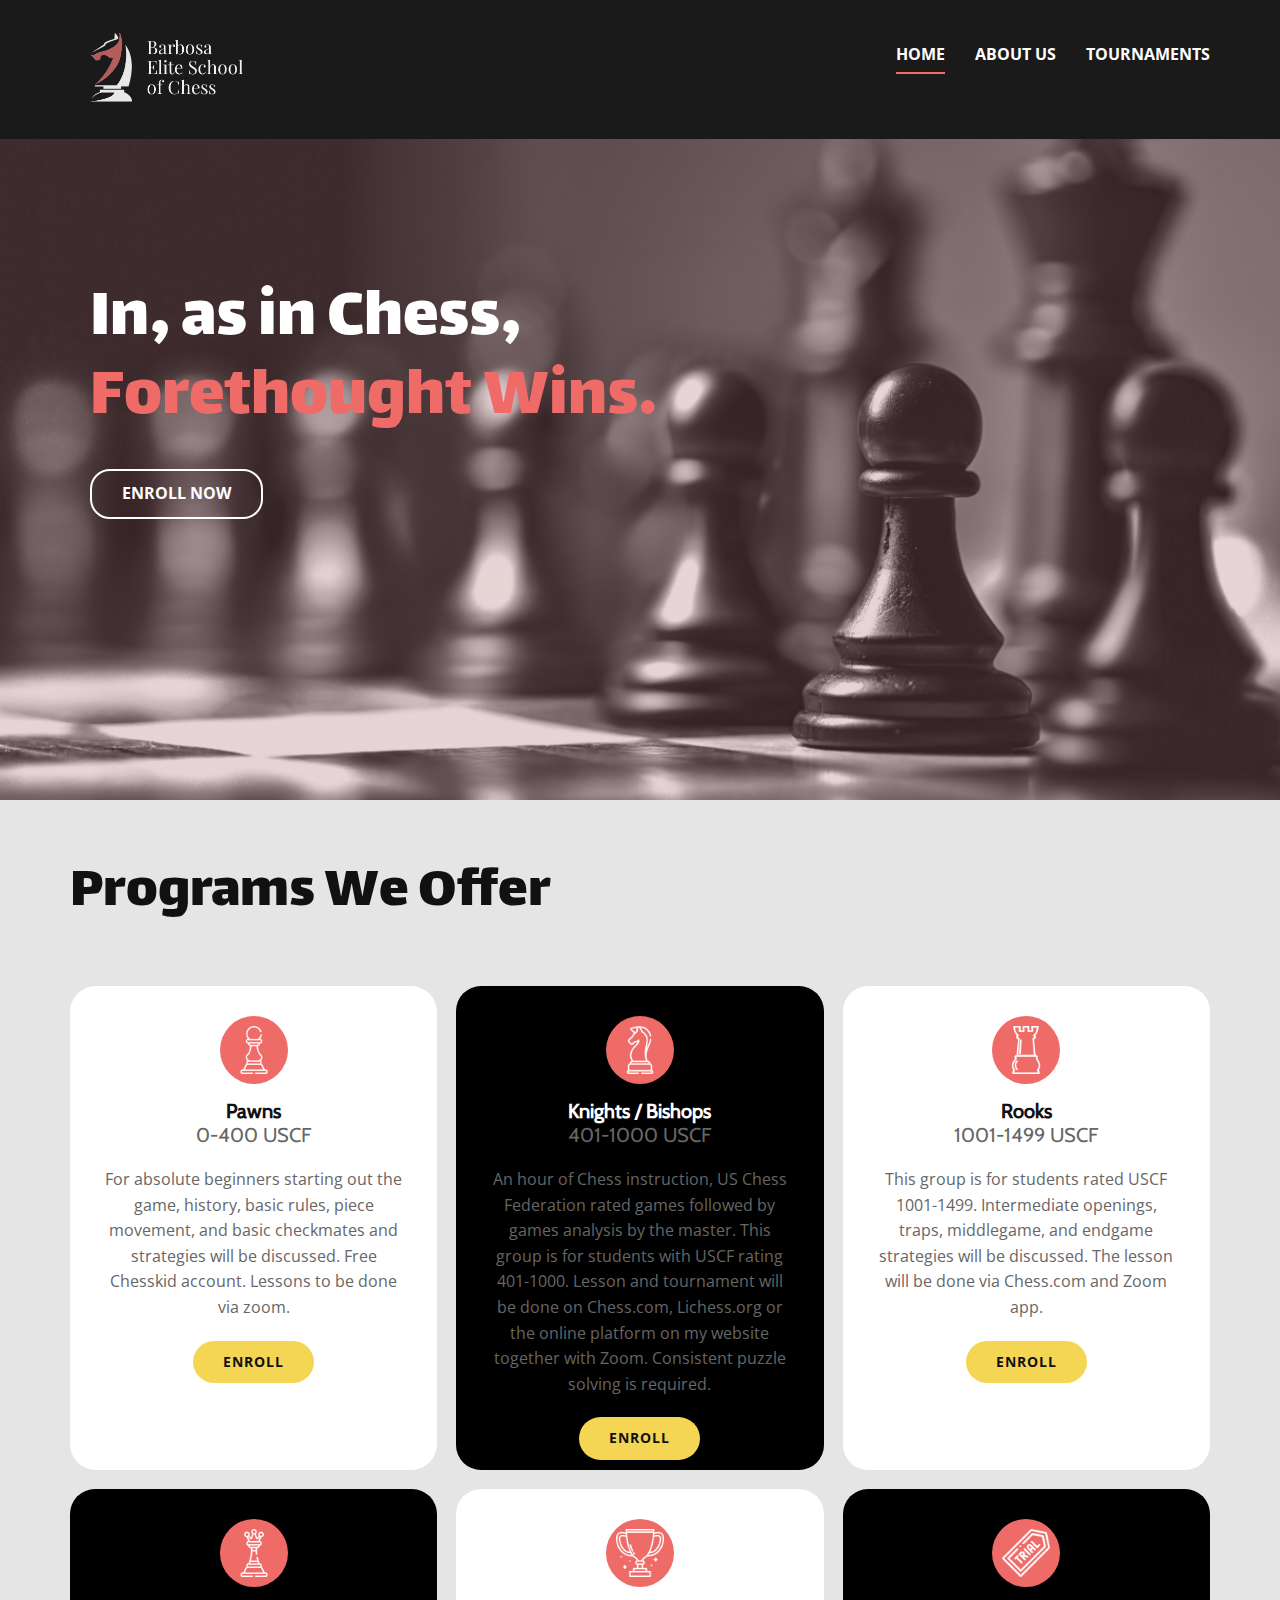
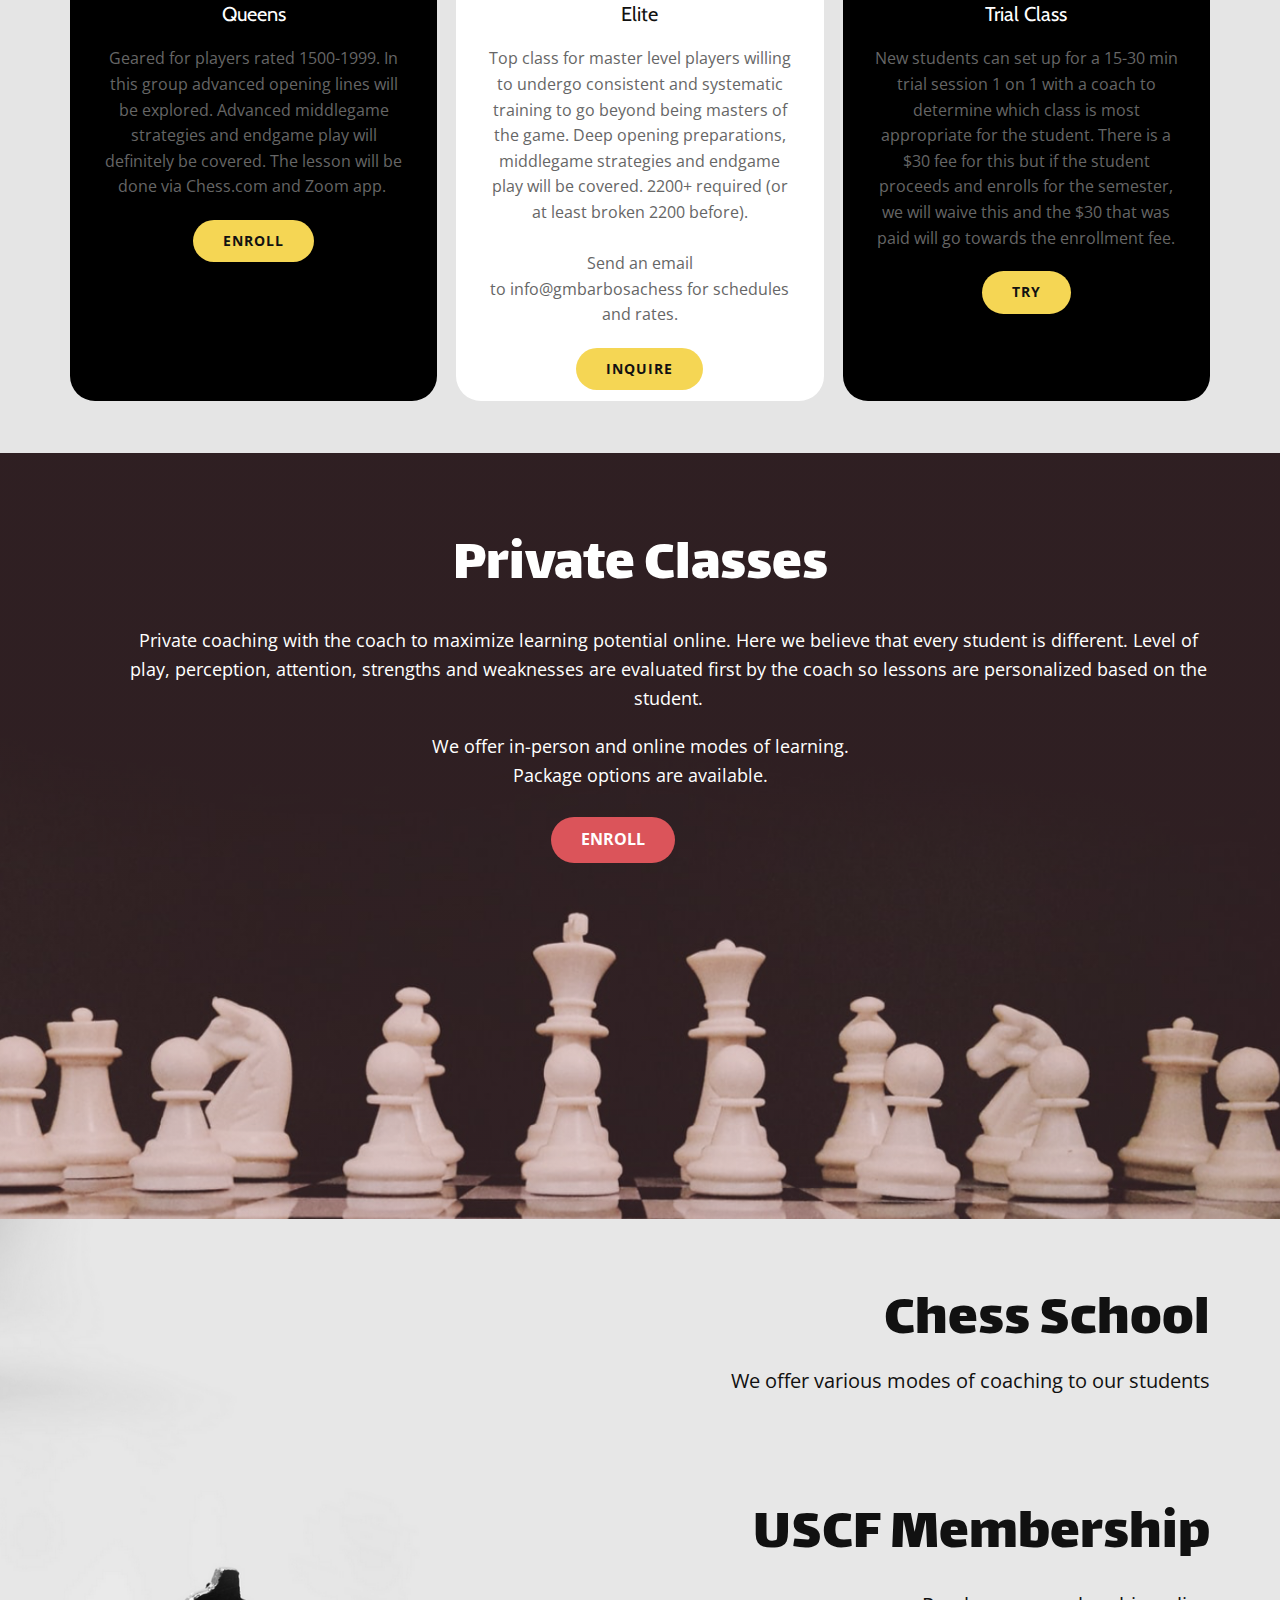
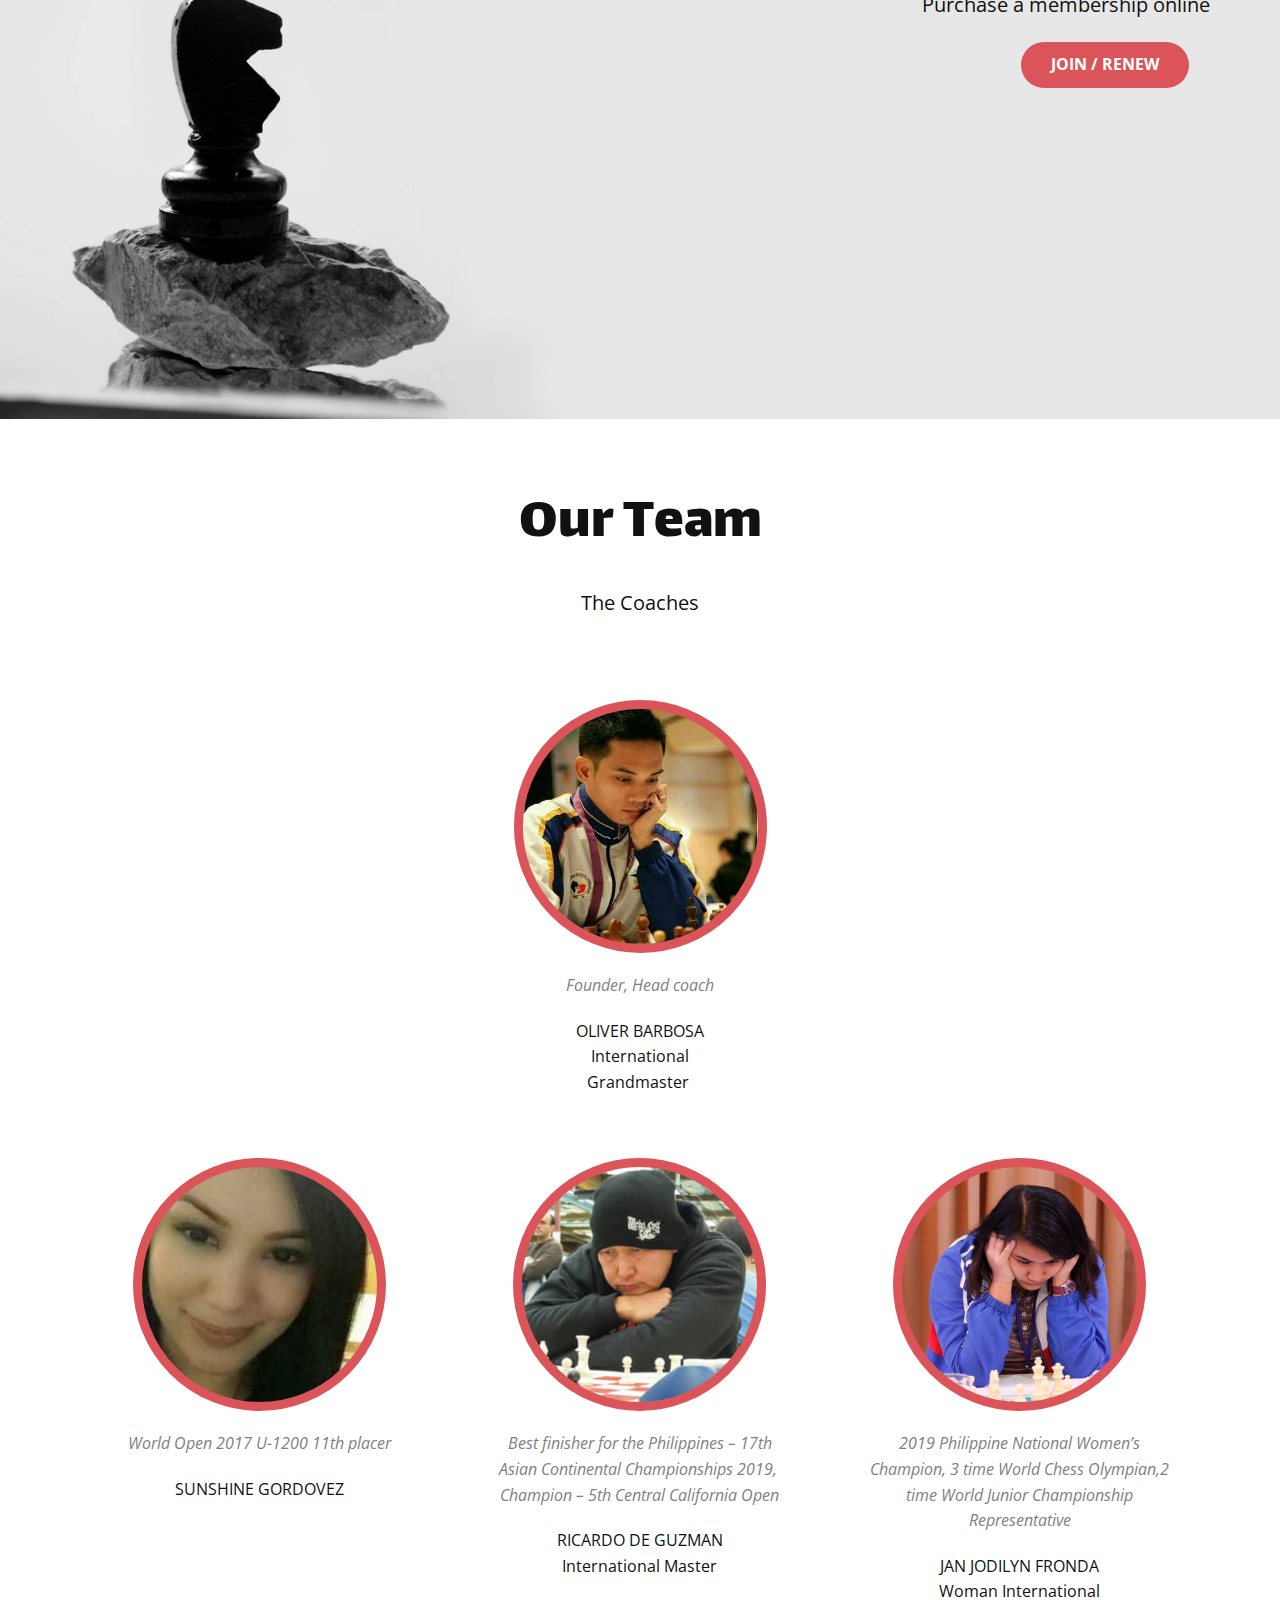
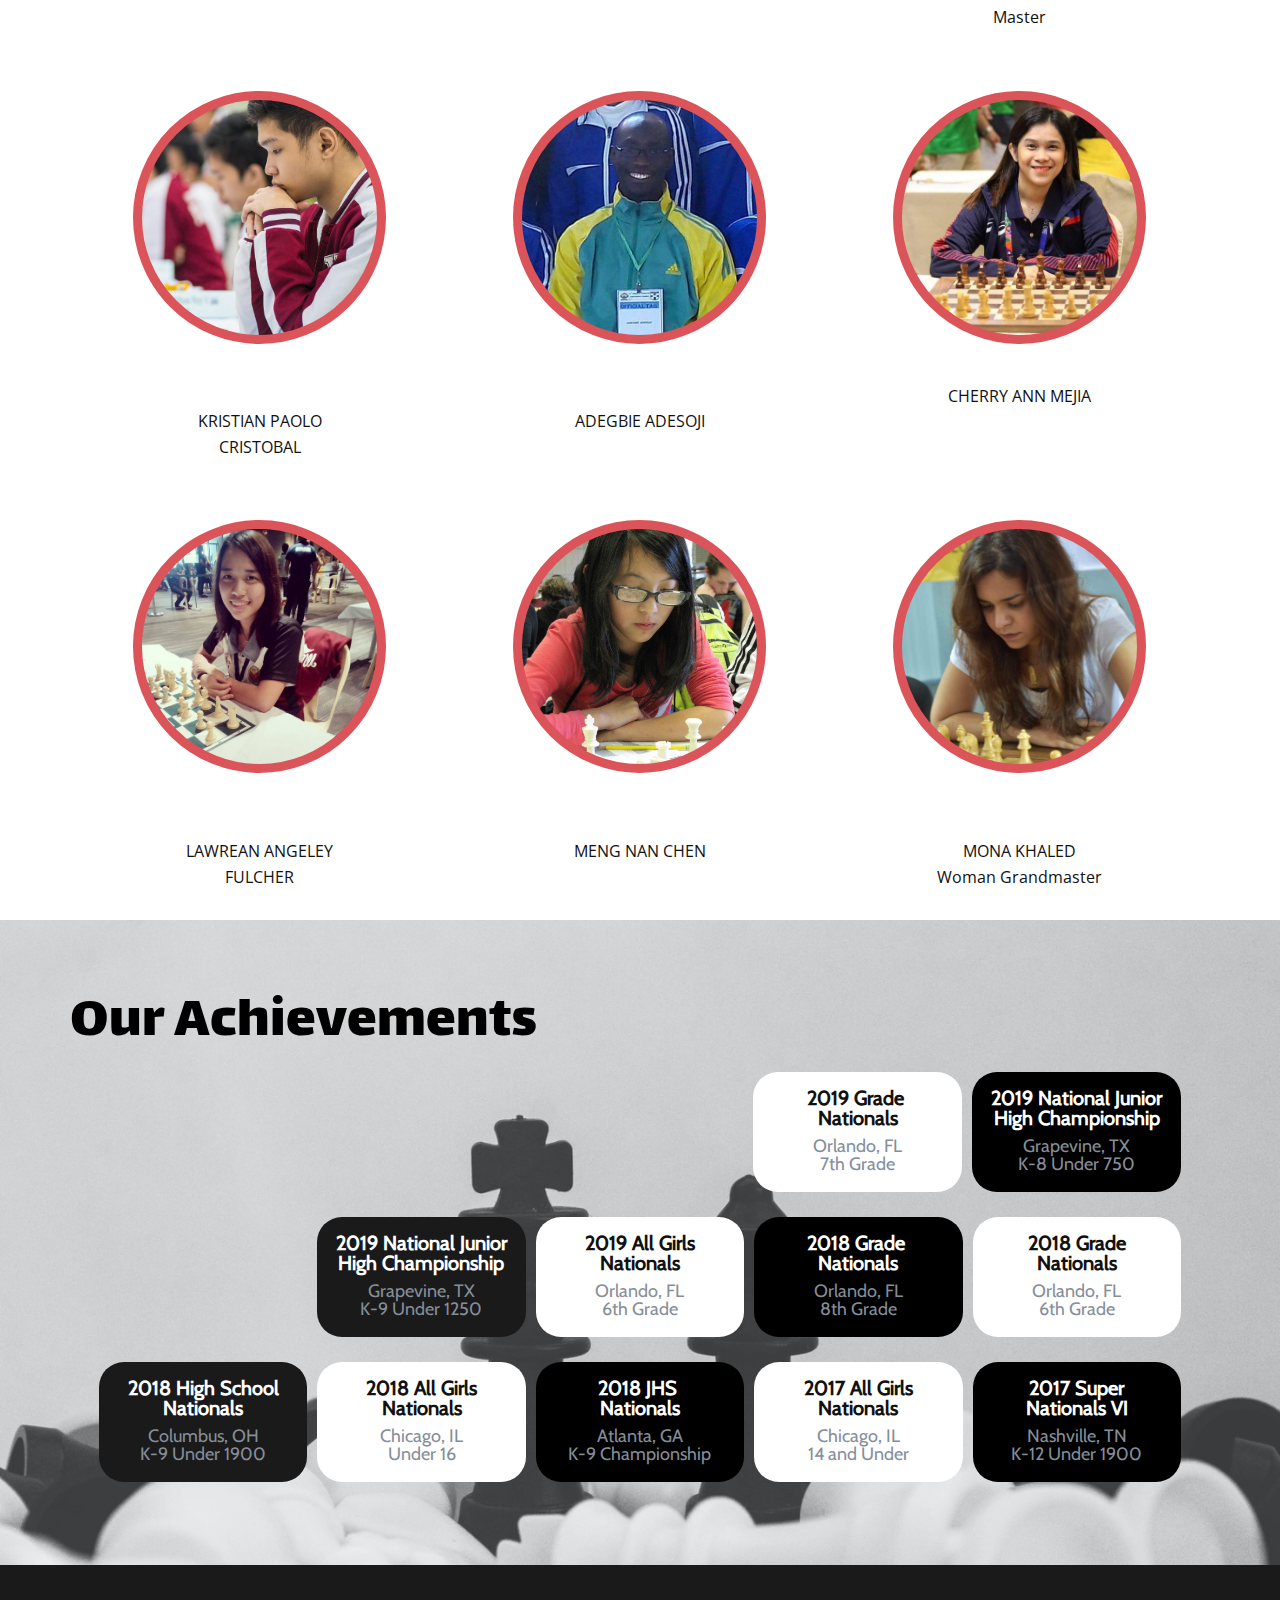
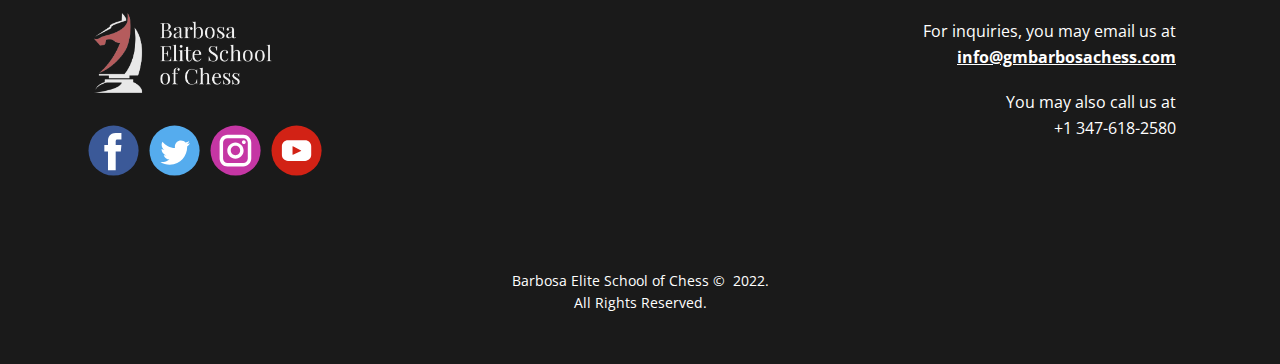
<file: BESC/Home.html>
<!DOCTYPE html>
<html style="font-size: 16px;">
  <head>
    <meta name="viewport" content="width=device-width, initial-scale=1.0">
    <meta charset="utf-8">
    <meta name="keywords" content="​In, as in Chess,&nbsp;&nbsp; &nbsp; &nbsp; &nbsp;Forethought Wins.​, Programs We O​ffer​​​​, Private Classes, Chess School, USCF Membership, Our Team​, Our Achievements">
    <meta name="description" content="">
    <meta name="page_type" content="np-template-header-footer-from-plugin">
    <title>Home</title>
    <link rel="stylesheet" href="nicepage.css" media="screen">
<link rel="stylesheet" href="Home.css" media="screen">
    <script class="u-script" type="text/javascript" src="jquery.js" defer=""></script>
    <script class="u-script" type="text/javascript" src="nicepage.js" defer=""></script>
    <meta name="generator" content="Nicepage 4.4.3, nicepage.com">
    
    <link id="u-theme-google-font" rel="stylesheet" href="https://fonts.googleapis.com/css?family=Roboto:100,100i,300,300i,400,400i,500,500i,700,700i,900,900i|Open+Sans:300,300i,400,400i,600,600i,700,700i,800,800i">
    
    
    
    
    
    
    
    
    <script type="application/ld+json">{
    "@context": "https://schema.org",
    "@type": "Organization",
    "name": "BESC",
    "logo": "images/logo-alt-light2.png"
}</script>
    <meta name="theme-color" content="#478ac9">
    <meta property="og:title" content="Home">
    <meta property="og:description" content="">
    <meta property="og:type" content="website">
  </head>
  <body class="u-body u-overlap u-overlap-contrast u-xl-mode"><header class="u-clearfix u-grey-90 u-header u-header" id="sec-15c9"><div class="u-clearfix u-sheet u-sheet-1">
        <a href="https://nicepage.com" class="u-image u-logo u-image-1" data-image-width="759" data-image-height="352">
          <img src="images/logo-alt-light2.png" class="u-logo-image u-logo-image-1">
        </a>
        <nav class="u-menu u-menu-dropdown u-offcanvas u-menu-1">
          <div class="menu-collapse" style="font-size: 1rem; letter-spacing: 0px; font-weight: 700; text-transform: uppercase;">
            <a class="u-button-style u-custom-active-border-color u-custom-border u-custom-border-color u-custom-borders u-custom-hover-border-color u-custom-left-right-menu-spacing u-custom-padding-bottom u-custom-text-active-color u-custom-text-color u-custom-text-hover-color u-custom-top-bottom-menu-spacing u-nav-link u-text-active-palette-1-base u-text-hover-palette-2-base" href="#">
              <svg class="u-svg-link" viewBox="0 0 24 24"><use xmlns:xlink="https://www.w3.org/1999/xlink" xlink:href="#menu-hamburger"></use></svg>
              <svg class="u-svg-content" version="1.1" id="menu-hamburger" viewBox="0 0 16 16" x="0px" y="0px" xmlns:xlink="https://www.w3.org/1999/xlink" xmlns="https://www.w3.org/2000/svg"><g><rect y="1" width="16" height="2"></rect><rect y="7" width="16" height="2"></rect><rect y="13" width="16" height="2"></rect>
</g></svg>
            </a>
          </div>
          <div class="u-custom-menu u-nav-container">
            <ul class="u-nav u-spacing-30 u-unstyled u-nav-1"><li class="u-nav-item"><a class="u-border-2 u-border-active-custom-color-1 u-border-hover-palette-1-base u-border-no-left u-border-no-right u-border-no-top u-button-style u-nav-link u-text-active-white u-text-hover-custom-color-1" href="Home.html" style="padding: 10px 0px;">Home</a>
</li><li class="u-nav-item"><a class="u-border-2 u-border-active-custom-color-1 u-border-hover-palette-1-base u-border-no-left u-border-no-right u-border-no-top u-button-style u-nav-link u-text-active-white u-text-hover-custom-color-1" href="About-Us.html" style="padding: 10px 0px;">About Us</a>
</li><li class="u-nav-item"><a class="u-border-2 u-border-active-custom-color-1 u-border-hover-palette-1-base u-border-no-left u-border-no-right u-border-no-top u-button-style u-nav-link u-text-active-white u-text-hover-custom-color-1" href="Tournaments.html" style="padding: 10px 0px;">Tournaments</a>
</li></ul>
          </div>
          <div class="u-custom-menu u-nav-container-collapse">
            <div class="u-black u-container-style u-inner-container-layout u-opacity u-opacity-95 u-sidenav">
              <div class="u-inner-container-layout u-sidenav-overflow">
                <div class="u-menu-close"></div>
                <ul class="u-align-center u-nav u-popupmenu-items u-unstyled u-nav-2"><li class="u-nav-item"><a class="u-button-style u-nav-link" href="Home.html" style="padding: 10px 0px;">Home</a>
</li><li class="u-nav-item"><a class="u-button-style u-nav-link" href="About-Us.html" style="padding: 10px 0px;">About Us</a>
</li><li class="u-nav-item"><a class="u-button-style u-nav-link" href="Tournaments.html" style="padding: 10px 0px;">Tournaments</a>
</li></ul>
              </div>
            </div>
            <div class="u-black u-menu-overlay u-opacity u-opacity-70"></div>
          </div>
        </nav>
      </div></header>
    <section class="u-align-left u-clearfix u-image u-shading u-section-1" src="" id="sec-41b9" data-image-width="1401" data-image-height="840">
      <div class="u-clearfix u-sheet u-valign-middle-lg u-valign-middle-md u-valign-middle-sm u-valign-middle-xl u-sheet-1">
        <h2 class="u-custom-font u-subtitle u-text u-text-default u-text-1"> In, as in Chess,&nbsp;&nbsp; &nbsp; &nbsp; &nbsp;<br>
          <span class="u-text-custom-color-1">Forethought Wins.</span> &nbsp;
        </h2>
        <a href="https://gmbarbosachess.bestclass.us/" class="u-border-2 u-border-white u-btn u-btn-round u-button-style u-none u-radius-20 u-btn-1">Enroll now</a>
      </div>
    </section>
    <section class="u-align-center u-clearfix u-grey-10 u-section-2" id="carousel_a523">
      <div class="u-clearfix u-sheet u-sheet-1">
        <h1 class="u-align-left u-custom-font u-text u-text-1">Programs We O​ffer </h1>
        <div class="u-expanded-width u-list u-list-1">
          <div class="u-repeater u-repeater-1">
            <div class="u-align-center u-container-style u-custom-item u-list-item u-radius-26 u-repeater-item u-shape-round u-white u-list-item-1">
              <div class="u-container-layout u-similar-container u-container-layout-1"><span class="u-custom-color-1 u-file-icon u-icon u-icon-circle u-spacing-10 u-text-white u-icon-1"><img src="images/2.png" alt=""></span>
                <h5 class="u-custom-font u-text u-text-default u-text-2">
                  <span style="font-weight: 700;">Pawns</span>
                  <br>
                  <span style="font-weight: 400;" class="u-text-grey-60">0-400 USCF</span>
                </h5>
                <p class="u-text u-text-grey-60 u-text-3"> For absolute beginners starting out the game, history, basic rules, piece movement, and basic checkmates and strategies will be discussed. Free Chesskid account. Lessons to be done via zoom.</p>
                <a href="https://gmbarbosachess.bestclass.us/query_generators/query_for_lessons_show?lesson=title&amp;lesson_id=&amp;lesson_id=&amp;title=Pawns&amp;lesson_date_id=&amp;lesson_date_id=&amp;lesson_phrase=&amp;date_sort=1&amp;date_filter=&amp;end_date_filter=&amp;date_criteria=is%20after&amp;end_date_criteria=is%20after&amp;transaction=all&amp;age_category=&amp;locations=&amp;listings=Class&amp;lesson_age=&amp;num_weekday=2&amp;q%5Bs%5D=" class="u-border-none u-btn u-btn-round u-button-style u-hover-custom-color-1 u-palette-3-light-1 u-radius-50 u-btn-1">enroll</a>
              </div>
            </div>
            <div class="u-align-center u-black u-container-style u-custom-item u-list-item u-radius-25 u-repeater-item u-shape-round u-list-item-2">
              <div class="u-container-layout u-similar-container u-container-layout-2"><span class="u-custom-color-1 u-file-icon u-icon u-icon-circle u-spacing-10 u-text-white u-icon-2"><img src="images/3.png" alt=""></span>
                <h5 class="u-custom-font u-text u-text-default u-text-4">
                  <span style="font-weight: 700;">Knights / Bishops</span>
                  <br>
                  <span style="font-weight: 400;" class="u-text-grey-60">401-1000 USCF</span>
                </h5>
                <p class="u-text u-text-grey-60 u-text-5"> An hour of Chess instruction, US Chess Federation rated games followed by games analysis by the master. This group is for students with USCF rating 401-1000. Lesson and tournament will be done on Chess.com, Lichess.org or the online platform on my website together with Zoom. Consistent puzzle solving is required.</p>
                <a href="https://gmbarbosachess.bestclass.us/query_generators/query_for_lessons_show?lesson=title&amp;lesson_id=&amp;lesson_id=&amp;title=Knights%20and%20Bishops&amp;lesson_date_id=&amp;lesson_date_id=&amp;lesson_phrase=&amp;date_sort=1&amp;date_filter=&amp;end_date_filter=&amp;date_criteria=is%20after&amp;end_date_criteria=is%20after&amp;transaction=all&amp;age_category=&amp;locations=&amp;listings=Class&amp;lesson_age=&amp;num_weekday=2&amp;q%5Bs%5D=" class="u-border-none u-btn u-btn-round u-button-style u-hover-custom-color-1 u-palette-3-light-1 u-radius-50 u-btn-2">Enroll</a>
              </div>
            </div>
            <div class="u-align-center u-container-style u-custom-item u-list-item u-radius-25 u-repeater-item u-shape-round u-white u-list-item-3">
              <div class="u-container-layout u-similar-container u-container-layout-3"><span class="u-custom-color-1 u-file-icon u-icon u-icon-circle u-spacing-10 u-text-white u-icon-3"><img src="images/4.png" alt=""></span>
                <h5 class="u-custom-font u-text u-text-default u-text-6">
                  <span style="font-weight: 700;">Rooks</span>
                  <br>
                  <span class="u-text-grey-60">1001-1499 USCF</span>
                </h5>
                <p class="u-text u-text-grey-60 u-text-7"> This group is for students rated USCF 1001-1499. Intermediate openings, traps, middlegame, and endgame strategies will be discussed. The lesson will be done via Chess.com and Zoom app.</p>
                <a href="https://gmbarbosachess.bestclass.us/query_generators/query_for_lessons_show?lesson=title&amp;lesson_id=&amp;lesson_id=&amp;title=Rooks&amp;lesson_date_id=&amp;lesson_date_id=&amp;lesson_phrase=&amp;date_sort=1&amp;date_filter=&amp;end_date_filter=&amp;date_criteria=is%20after&amp;end_date_criteria=is%20after&amp;transaction=all&amp;age_category=&amp;locations=&amp;listings=Class&amp;lesson_age=&amp;num_weekday=2&amp;q%5Bs%5D=" class="u-border-none u-btn u-btn-round u-button-style u-hover-custom-color-1 u-palette-3-light-1 u-radius-50 u-btn-3">ENROLL</a>
              </div>
            </div>
            <div class="u-align-center u-black u-container-style u-custom-item u-list-item u-radius-25 u-repeater-item u-shape-round u-list-item-4">
              <div class="u-container-layout u-similar-container u-container-layout-4"><span class="u-custom-color-1 u-file-icon u-icon u-icon-circle u-spacing-10 u-text-white u-icon-4"><img src="images/5.png" alt=""></span>
                <h5 class="u-custom-font u-text u-text-default u-text-8">Queens</h5>
                <p class="u-text u-text-grey-60 u-text-9"> Geared for players rated 1500-1999. In this group advanced opening lines will be explored. Advanced middlegame strategies and endgame play will definitely be covered. The lesson will be done via Chess.com and Zoom app.&nbsp;</p>
                <a href="https://gmbarbosachess.bestclass.us/lessons/63583-queens-class-tuesday" class="u-border-none u-btn u-btn-round u-button-style u-hover-custom-color-1 u-palette-3-light-1 u-radius-50 u-btn-4">ENROLL</a>
              </div>
            </div>
            <div class="u-align-center u-container-style u-custom-item u-list-item u-radius-25 u-repeater-item u-shape-round u-white u-list-item-5">
              <div class="u-container-layout u-similar-container u-container-layout-5"><span class="u-custom-color-1 u-file-icon u-icon u-icon-circle u-spacing-10 u-text-white u-icon-5"><img src="images/6.png" alt=""></span>
                <h5 class="u-custom-font u-text u-text-default u-text-10">Elite</h5>
                <p class="u-text u-text-grey-60 u-text-11"> Top class for master level players willing to undergo consistent and systematic training to go beyond being masters of the game. Deep opening preparations, middlegame strategies and endgame play will be covered. 2200+ required (or at least broken 2200 before).<br>
                  <br>Send an email to&nbsp;info@gmbarbosachess&nbsp;for schedules and rates.
                </p>
                <a href="mailto:info@gmbarbosachess.com?subject=Elite%20Class%20Inquiry" class="u-border-none u-btn u-btn-round u-button-style u-hover-custom-color-1 u-palette-3-light-1 u-radius-50 u-btn-5">INQUIRE</a>
              </div>
            </div>
            <div class="u-align-center u-black u-container-style u-custom-item u-list-item u-radius-25 u-repeater-item u-shape-round u-list-item-6">
              <div class="u-container-layout u-similar-container u-container-layout-6"><span class="u-custom-color-1 u-file-icon u-icon u-icon-circle u-spacing-10 u-text-white u-icon-6"><img src="images/7.png" alt=""></span>
                <h5 class="u-custom-font u-text u-text-default u-text-12">Trial Class</h5>
                <p class="u-text u-text-grey-60 u-text-13">New students can set up for a 15-30 min trial session 1 on 1 with a coach to determine which class is most appropriate for the student. There is a $30 fee for this but if the student proceeds and enrolls for the semester, we will waive this and the $30 that was paid will go towards the enrollment fee.</p>
                <a href="https://gmbarbosachess.bestclass.us/products/79" class="u-border-none u-btn u-btn-round u-button-style u-hover-custom-color-1 u-palette-3-light-1 u-radius-50 u-btn-6">TRY</a>
              </div>
            </div>
          </div>
        </div>
      </div>
    </section>
    <section class="u-align-center u-clearfix u-image u-shading u-section-3" src="" data-image-width="1400" data-image-height="900" id="sec-de59">
      <div class="u-clearfix u-sheet u-sheet-1">
        <h2 class="u-custom-font u-subtitle u-text u-text-default u-text-1">Private Classes</h2>
        <p class="u-large-text u-text u-text-default u-text-variant u-text-2"> Private coaching with the coach to maximize learning potential online. Here we believe that every student is different. Level of play, perception, attention, strengths and weaknesses are evaluated first by the coach so lessons are personalized based on the student. </p>
        <p class="u-align-center u-large-text u-text u-text-default u-text-variant u-text-3">We offer in-person and online modes of learning.<br>Package options are available.
        </p>
        <a href="https://gmbarbosachess.bestclass.us/query_generators/query_for_products_show?product=all&amp;amp;title=&amp;amp;product_phrase=&amp;amp;date_sort=&amp;amp;num_weekday=&amp;amp;q%5Bs%5D=" class="u-btn u-btn-round u-button-style u-palette-2-base u-radius-25 u-btn-1">enroll</a>
      </div>
    </section>
    <section class="u-align-left u-clearfix u-image u-section-4" src="" data-image-width="1600" data-image-height="900" id="sec-9c44">
      <div class="u-clearfix u-sheet u-sheet-1">
        <h2 class="u-align-right u-custom-font u-subtitle u-text u-text-default u-text-1">Chess School</h2>
        <p class="u-align-right u-large-text u-text u-text-variant u-text-2">We offer various modes of coaching to our students</p>
        <h2 class="u-align-right u-custom-font u-subtitle u-text u-text-default u-text-3">USCF Membership</h2>
        <p class="u-align-right u-large-text u-text u-text-variant u-text-4">Purchase a membership online</p>
        <a href="https://forms.gle/FM8D5fvzqszzbAas6" class="u-align-right u-border-none u-btn u-btn-round u-button-style u-palette-2-base u-radius-25 u-btn-1">join / renew</a>
      </div>
    </section>
    <section class="u-align-center u-clearfix u-section-5" id="carousel_db76">
      <div class="u-clearfix u-sheet u-sheet-1">
        <h2 class="u-custom-font u-text u-text-default u-text-1">
          <span style="font-size: 3.75rem;">Our Team</span>
          <span style="font-size: 3.75rem;"></span>
        </h2>
        <p class="u-text u-text-2">The Coaches</p>
        <div class="u-expanded-width u-list u-list-1">
          <div class="u-repeater u-repeater-1">
            <div class="u-align-center u-container-style u-list-item u-repeater-item u-shape-rectangle">
              <div class="u-container-layout u-similar-container u-valign-top u-container-layout-1">
                <div alt="" class="u-border-9 u-border-palette-2-base u-image u-image-circle u-image-1" data-image-width="400" data-image-height="400"></div>
                <p class="u-text u-text-grey-50 u-text-3"> Founder, Head coach</p>
                <p class="u-text u-text-4"> OLIVER BARBOSA<br>International Grandmaster&nbsp;<br>
                </p>
              </div>
            </div>
          </div>
        </div>
        <div class="u-expanded-width u-list u-list-2">
          <div class="u-repeater u-repeater-2">
            <div class="u-align-center u-container-style u-list-item u-repeater-item u-shape-rectangle">
              <div class="u-container-layout u-similar-container u-valign-top u-container-layout-2">
                <div alt="" class="u-border-9 u-border-palette-2-base u-image u-image-circle u-image-2" data-image-width="207" data-image-height="490"></div>
                <p class="u-text u-text-grey-50 u-text-5"> World Open 2017 U-1200 11th placer</p>
                <p class="u-text u-text-6"> SUNSHINE GORDOVEZ</p>
              </div>
            </div>
            <div class="u-align-center u-container-style u-list-item u-repeater-item u-shape-rectangle">
              <div class="u-container-layout u-similar-container u-valign-top u-container-layout-3">
                <div alt="" class="u-border-9 u-border-palette-2-base u-image u-image-circle u-image-3" data-image-width="250" data-image-height="333"></div>
                <p class="u-text u-text-grey-50 u-text-7"> Best finisher for the Philippines – 17th Asian Continental Championships 2019,&nbsp;<br>Champion – 5th Central California Open
                </p>
                <p class="u-text u-text-8"> RICARDO DE GUZMAN<br>International Master<br>
                </p>
              </div>
            </div>
            <div class="u-align-center u-container-style u-list-item u-repeater-item u-shape-rectangle">
              <div class="u-container-layout u-similar-container u-valign-top u-container-layout-4">
                <div alt="" class="u-border-9 u-border-palette-2-base u-image u-image-circle u-image-4" data-image-width="950" data-image-height="633"></div>
                <p class="u-text u-text-grey-50 u-text-9"> 2019 Philippine National Women’s Champion,&nbsp;3 time World Chess Olympian,2 time World Junior Championship Representative</p>
                <p class="u-text u-text-10"> JAN JODILYN FRONDA<br>Woman International Master
                </p>
              </div>
            </div>
            <div class="u-align-center u-container-style u-list-item u-repeater-item u-shape-rectangle">
              <div class="u-container-layout u-similar-container u-valign-top u-container-layout-5">
                <div alt="" class="u-border-9 u-border-palette-2-base u-image u-image-circle u-image-5" data-image-width="1600" data-image-height="1200"></div>
                <p class="u-text u-text-grey-50 u-text-11">&nbsp;</p>
                <p class="u-text u-text-12">KRISTIAN PAOLO CRISTOBAL</p>
              </div>
            </div>
            <div class="u-align-center u-container-style u-list-item u-repeater-item u-shape-rectangle">
              <div class="u-container-layout u-similar-container u-valign-top u-container-layout-6">
                <div alt="" class="u-border-9 u-border-palette-2-base u-image u-image-circle u-image-6" data-image-width="454" data-image-height="866"></div>
                <p class="u-text u-text-grey-50 u-text-13">&nbsp;</p>
                <p class="u-text u-text-14"> ADEGBIE ADESOJI</p>
              </div>
            </div>
            <div class="u-align-center u-container-style u-list-item u-repeater-item u-shape-rectangle">
              <div class="u-container-layout u-similar-container u-valign-top u-container-layout-7">
                <div alt="" class="u-border-9 u-border-palette-2-base u-image u-image-circle u-image-7" data-image-width="750" data-image-height="500"></div>
                <p class="u-text u-text-grey-50 u-text-15"></p>
                <p class="u-text u-text-16">CHERRY ANN MEJIA</p>
              </div>
            </div>
            <div class="u-align-center u-container-style u-list-item u-repeater-item u-shape-rectangle">
              <div class="u-container-layout u-similar-container u-valign-top u-container-layout-8">
                <div alt="" class="u-border-9 u-border-palette-2-base u-image u-image-circle u-image-8" data-image-width="1078" data-image-height="1089"></div>
                <p class="u-text u-text-grey-50 u-text-17">&nbsp;</p>
                <p class="u-text u-text-18">LAWREAN ANGELEY FULCHER</p>
              </div>
            </div>
            <div class="u-align-center u-container-style u-list-item u-repeater-item u-shape-rectangle">
              <div class="u-container-layout u-similar-container u-valign-top u-container-layout-9">
                <div alt="" class="u-border-9 u-border-palette-2-base u-image u-image-circle u-image-9" data-image-width="843" data-image-height="1124"></div>
                <p class="u-text u-text-grey-50 u-text-19">&nbsp;</p>
                <p class="u-text u-text-20">MENG NAN CHEN</p>
              </div>
            </div>
            <div class="u-align-center u-container-style u-list-item u-repeater-item u-shape-rectangle">
              <div class="u-container-layout u-similar-container u-valign-top u-container-layout-10">
                <div alt="" class="u-border-9 u-border-palette-2-base u-image u-image-circle u-image-10" data-image-width="960" data-image-height="960"></div>
                <p class="u-text u-text-grey-50 u-text-21">&nbsp;</p>
                <p class="u-text u-text-22">MONA KHALED<br> Woman Grandmaster
                </p>
              </div>
            </div>
          </div>
        </div>
      </div>
    </section>
    <section class="u-align-center u-clearfix u-image u-shading u-section-6" src="" id="sec-2391" data-image-width="1400" data-image-height="774">
      <div class="u-clearfix u-sheet u-sheet-1">
        <h1 class="u-align-left u-custom-font u-text u-text-black u-text-1">Our Achievements</h1>
        <div class="u-list u-list-1">
          <div class="u-repeater u-repeater-1">
            <div class="u-container-style u-custom-item u-list-item u-radius-25 u-repeater-item u-shape-round u-white">
              <div class="u-container-layout u-similar-container u-container-layout-1">
                <p class="u-align-center u-custom-font u-custom-item u-text u-text-2">2019 Grade&nbsp;<br>Nationals <span style="font-weight: 700;"></span>
                </p>
                <p class="u-align-center u-custom-font u-custom-item u-text u-text-palette-5-dark-1 u-text-3">Orlando, FL<br>7th Grade
                </p>
              </div>
            </div>
            <div class="u-black u-container-style u-custom-item u-list-item u-radius-25 u-repeater-item u-shape-round">
              <div class="u-container-layout u-similar-container u-container-layout-2">
                <p class="u-align-center u-custom-font u-custom-item u-text u-text-4">2019 National Junior High Championship <span style="font-weight: 700;"></span>
                </p>
                <p class="u-align-center u-custom-font u-custom-item u-text u-text-palette-5-dark-1 u-text-5">Grapevine, TX<br>K-8 Under 750
                </p>
              </div>
            </div>
          </div>
        </div>
        <div class="u-list u-list-2">
          <div class="u-repeater u-repeater-2">
            <div class="u-container-style u-custom-item u-grey-90 u-list-item u-radius-25 u-repeater-item u-shape-round">
              <div class="u-container-layout u-similar-container u-container-layout-3">
                <p class="u-align-center u-custom-font u-custom-item u-text u-text-6">2019 National Junior High Championship <span style="font-weight: 700;"></span>
                </p>
                <p class="u-align-center u-custom-font u-custom-item u-text u-text-palette-5-dark-1 u-text-7"> Grapevine, TX<br>K-9 Under 1250
                </p>
              </div>
            </div>
            <div class="u-container-style u-custom-item u-list-item u-radius-25 u-repeater-item u-shape-round u-white">
              <div class="u-container-layout u-similar-container u-container-layout-4">
                <p class="u-align-center u-custom-font u-custom-item u-text u-text-8">2019 All Girls Nationals <span style="font-weight: 700;"></span>
                </p>
                <p class="u-align-center u-custom-font u-custom-item u-text u-text-palette-5-dark-1 u-text-9">Orlando, FL<br>6th Grade
                </p>
              </div>
            </div>
            <div class="u-black u-container-style u-custom-item u-list-item u-radius-25 u-repeater-item u-shape-round">
              <div class="u-container-layout u-similar-container u-container-layout-5">
                <p class="u-align-center u-custom-font u-custom-item u-text u-text-10">2018 Grade&nbsp;<br>Nationals <span style="font-weight: 700;"></span>
                </p>
                <p class="u-align-center u-custom-font u-custom-item u-text u-text-palette-5-dark-1 u-text-11">Orlando, FL<br>8th Grade
                </p>
              </div>
            </div>
            <div class="u-container-style u-custom-item u-list-item u-radius-25 u-repeater-item u-shape-round u-white">
              <div class="u-container-layout u-similar-container u-container-layout-6">
                <p class="u-align-center u-custom-font u-custom-item u-text u-text-12">2018 Grade<br>Nationals <span style="font-weight: 700;"></span>
                </p>
                <p class="u-align-center u-custom-font u-custom-item u-text u-text-palette-5-dark-1 u-text-13">Orlando, FL<br>6th Grade
                </p>
              </div>
            </div>
          </div>
        </div>
        <div class="u-list u-list-3">
          <div class="u-repeater u-repeater-3">
            <div class="u-container-style u-custom-item u-grey-90 u-list-item u-radius-25 u-repeater-item u-shape-round">
              <div class="u-container-layout u-similar-container u-container-layout-7">
                <p class="u-align-center u-custom-font u-custom-item u-text u-text-14">2018 High School Nationals <span style="font-weight: 700;"></span>
                </p>
                <p class="u-align-center u-custom-font u-custom-item u-text u-text-palette-5-dark-1 u-text-15">Columbus, OH<br> K-9 Under 1900
                </p>
              </div>
            </div>
            <div class="u-container-style u-custom-item u-list-item u-radius-25 u-repeater-item u-shape-round u-white">
              <div class="u-container-layout u-similar-container u-container-layout-8">
                <p class="u-align-center u-custom-font u-custom-item u-text u-text-16">2018 All Girls Nationals <span style="font-weight: 700;"></span>
                </p>
                <p class="u-align-center u-custom-font u-custom-item u-text u-text-palette-5-dark-1 u-text-17">Chicago, IL<br>Under 16
                </p>
              </div>
            </div>
            <div class="u-black u-container-style u-custom-item u-list-item u-radius-25 u-repeater-item u-shape-round">
              <div class="u-container-layout u-similar-container u-container-layout-9">
                <p class="u-align-center u-custom-font u-custom-item u-text u-text-18">2018 JHS&nbsp;<br>Nationals <span style="font-weight: 700;"></span>
                </p>
                <p class="u-align-center u-custom-font u-custom-item u-text u-text-palette-5-dark-1 u-text-19">Atlanta, GA<br>K-9 Championship
                </p>
              </div>
            </div>
            <div class="u-container-style u-custom-item u-list-item u-radius-25 u-repeater-item u-shape-round u-white">
              <div class="u-container-layout u-similar-container u-container-layout-10">
                <p class="u-align-center u-custom-font u-custom-item u-text u-text-20">2017 All Girls Nationals</p>
                <p class="u-align-center u-custom-font u-custom-item u-text u-text-palette-5-dark-1 u-text-21">Chicago, IL<br>14 and Under
                </p>
              </div>
            </div>
            <div class="u-black u-container-style u-custom-item u-list-item u-radius-25 u-repeater-item u-shape-round">
              <div class="u-container-layout u-similar-container u-container-layout-11">
                <p class="u-align-center u-custom-font u-custom-item u-text u-text-22">2017 Super<br>Nationals <span style="font-weight: 700;"> VI</span>
                </p>
                <p class="u-align-center u-custom-font u-custom-item u-text u-text-palette-5-dark-1 u-text-23">Nashville, TN<br>K-12 Under 1900
                </p>
              </div>
            </div>
          </div>
        </div>
      </div>
    </section>
    <section class="u-clearfix u-grey-90 u-section-7" id="sec-3bba">
      <div class="u-clearfix u-sheet u-valign-middle u-sheet-1">
        <div class="u-clearfix u-expanded-width u-gutter-0 u-layout-wrap u-layout-wrap-1">
          <div class="u-gutter-0 u-layout">
            <div class="u-layout-row">
              <div class="u-align-left u-container-style u-layout-cell u-left-cell u-size-30 u-layout-cell-1">
                <div class="u-container-layout u-container-layout-1">
                  <img class="u-image u-image-default u-image-1" src="images/logo-alt-light2.png" alt="" data-image-width="759" data-image-height="352">
                  <div class="u-social-icons u-spacing-10 u-social-icons-1">
                    <a class="u-social-url" title="facebook" target="_blank" href="https://www.facebook.com/gmbarbosachess/"><span class="u-icon u-social-facebook u-social-icon u-icon-1"><svg class="u-svg-link" preserveAspectRatio="xMidYMin slice" viewBox="0 0 112 112" style=""><use xmlns:xlink="https://www.w3.org/1999/xlink" xlink:href="#svg-1395"></use></svg><svg class="u-svg-content" viewBox="0 0 112 112" x="0" y="0" id="svg-1395"><circle fill="currentColor" cx="56.1" cy="56.1" r="55"></circle><path fill="#FFFFFF" d="M73.5,31.6h-9.1c-1.4,0-3.6,0.8-3.6,3.9v8.5h12.6L72,58.3H60.8v40.8H43.9V58.3h-8V43.9h8v-9.2
c0-6.7,3.1-17,17-17h12.5v13.9H73.5z"></path></svg></span>
                    </a>
                    <a class="u-social-url" title="twitter" target="_blank" href="https://twitter.com/gmbarbosachess"><span class="u-icon u-social-icon u-social-twitter u-icon-2"><svg class="u-svg-link" preserveAspectRatio="xMidYMin slice" viewBox="0 0 112 112" style=""><use xmlns:xlink="https://www.w3.org/1999/xlink" xlink:href="#svg-f445"></use></svg><svg class="u-svg-content" viewBox="0 0 112 112" x="0" y="0" id="svg-f445"><circle fill="currentColor" class="st0" cx="56.1" cy="56.1" r="55"></circle><path fill="#FFFFFF" d="M83.8,47.3c0,0.6,0,1.2,0,1.7c0,17.7-13.5,38.2-38.2,38.2C38,87.2,31,85,25,81.2c1,0.1,2.1,0.2,3.2,0.2
c6.3,0,12.1-2.1,16.7-5.7c-5.9-0.1-10.8-4-12.5-9.3c0.8,0.2,1.7,0.2,2.5,0.2c1.2,0,2.4-0.2,3.5-0.5c-6.1-1.2-10.8-6.7-10.8-13.1
c0-0.1,0-0.1,0-0.2c1.8,1,3.9,1.6,6.1,1.7c-3.6-2.4-6-6.5-6-11.2c0-2.5,0.7-4.8,1.8-6.7c6.6,8.1,16.5,13.5,27.6,14
c-0.2-1-0.3-2-0.3-3.1c0-7.4,6-13.4,13.4-13.4c3.9,0,7.3,1.6,9.8,4.2c3.1-0.6,5.9-1.7,8.5-3.3c-1,3.1-3.1,5.8-5.9,7.4
c2.7-0.3,5.3-1,7.7-2.1C88.7,43,86.4,45.4,83.8,47.3z"></path></svg></span>
                    </a>
                    <a class="u-social-url" title="instagram" target="_blank" href="https://www.instagram.com/barbosaeliteschoolofchess/"><span class="u-icon u-social-icon u-social-instagram u-icon-3"><svg class="u-svg-link" preserveAspectRatio="xMidYMin slice" viewBox="0 0 112 112" style=""><use xmlns:xlink="https://www.w3.org/1999/xlink" xlink:href="#svg-abcd"></use></svg><svg class="u-svg-content" viewBox="0 0 112 112" x="0" y="0" id="svg-abcd"><circle fill="currentColor" cx="56.1" cy="56.1" r="55"></circle><path fill="#FFFFFF" d="M55.9,38.2c-9.9,0-17.9,8-17.9,17.9C38,66,46,74,55.9,74c9.9,0,17.9-8,17.9-17.9C73.8,46.2,65.8,38.2,55.9,38.2
z M55.9,66.4c-5.7,0-10.3-4.6-10.3-10.3c-0.1-5.7,4.6-10.3,10.3-10.3c5.7,0,10.3,4.6,10.3,10.3C66.2,61.8,61.6,66.4,55.9,66.4z"></path><path fill="#FFFFFF" d="M74.3,33.5c-2.3,0-4.2,1.9-4.2,4.2s1.9,4.2,4.2,4.2s4.2-1.9,4.2-4.2S76.6,33.5,74.3,33.5z"></path><path fill="#FFFFFF" d="M73.1,21.3H38.6c-9.7,0-17.5,7.9-17.5,17.5v34.5c0,9.7,7.9,17.6,17.5,17.6h34.5c9.7,0,17.5-7.9,17.5-17.5V38.8
C90.6,29.1,82.7,21.3,73.1,21.3z M83,73.3c0,5.5-4.5,9.9-9.9,9.9H38.6c-5.5,0-9.9-4.5-9.9-9.9V38.8c0-5.5,4.5-9.9,9.9-9.9h34.5
c5.5,0,9.9,4.5,9.9,9.9V73.3z"></path></svg></span>
                    </a>
                    <a class="u-social-url" target="_blank" data-type="YouTube" title="youtube" href="https://www.youtube.com/channel/UCAOPFRU6vyN8h1byEjjNgdA?view_as=subscriber"><span class="u-icon u-social-icon u-social-youtube u-icon-4"><svg class="u-svg-link" preserveAspectRatio="xMidYMin slice" viewBox="0 0 112 112" style=""><use xmlns:xlink="https://www.w3.org/1999/xlink" xlink:href="#svg-096c"></use></svg><svg class="u-svg-content" viewBox="0 0 112 112" x="0" y="0" id="svg-096c"><circle fill="currentColor" cx="56.1" cy="56.1" r="55"></circle><path fill="#FFFFFF" d="M74.9,33.3H37.3c-7.4,0-13.4,6-13.4,13.4v18.8c0,7.4,6,13.4,13.4,13.4h37.6c7.4,0,13.4-6,13.4-13.4V46.7 C88.3,39.3,82.3,33.3,74.9,33.3L74.9,33.3z M65.9,57l-17.6,8.4c-0.5,0.2-1-0.1-1-0.6V47.5c0-0.5,0.6-0.9,1-0.6l17.6,8.9 C66.4,56,66.4,56.8,65.9,57L65.9,57z"></path></svg></span>
                    </a>
                  </div>
                </div>
              </div>
              <div class="u-container-style u-layout-cell u-right-cell u-size-30 u-layout-cell-2">
                <div class="u-container-layout u-container-layout-2">
                  <p class="u-align-right u-text u-text-1">For inquiries, you may email us at<br>
                    <span style="font-weight: 700; text-decoration: underline !important;">info@gmbarbosachess.com</span>
                  </p>
                  <p class="u-align-right u-text u-text-2"> You may also call us at<br>+1 347-618-2580
                  </p>
                </div>
              </div>
            </div>
          </div>
        </div>
      </div>
    </section>
    
    
    <footer class="u-align-center u-clearfix u-footer u-grey-90 u-footer" id="sec-7c80"><div class="u-clearfix u-sheet u-sheet-1">
        <p class="u-small-text u-text u-text-variant u-text-1">Barbosa Elite School of Chess ©&nbsp;&nbsp;2022.<br>All Rights Reserved.
        </p>
      </div></footer>
  </body>
</html>
</file>
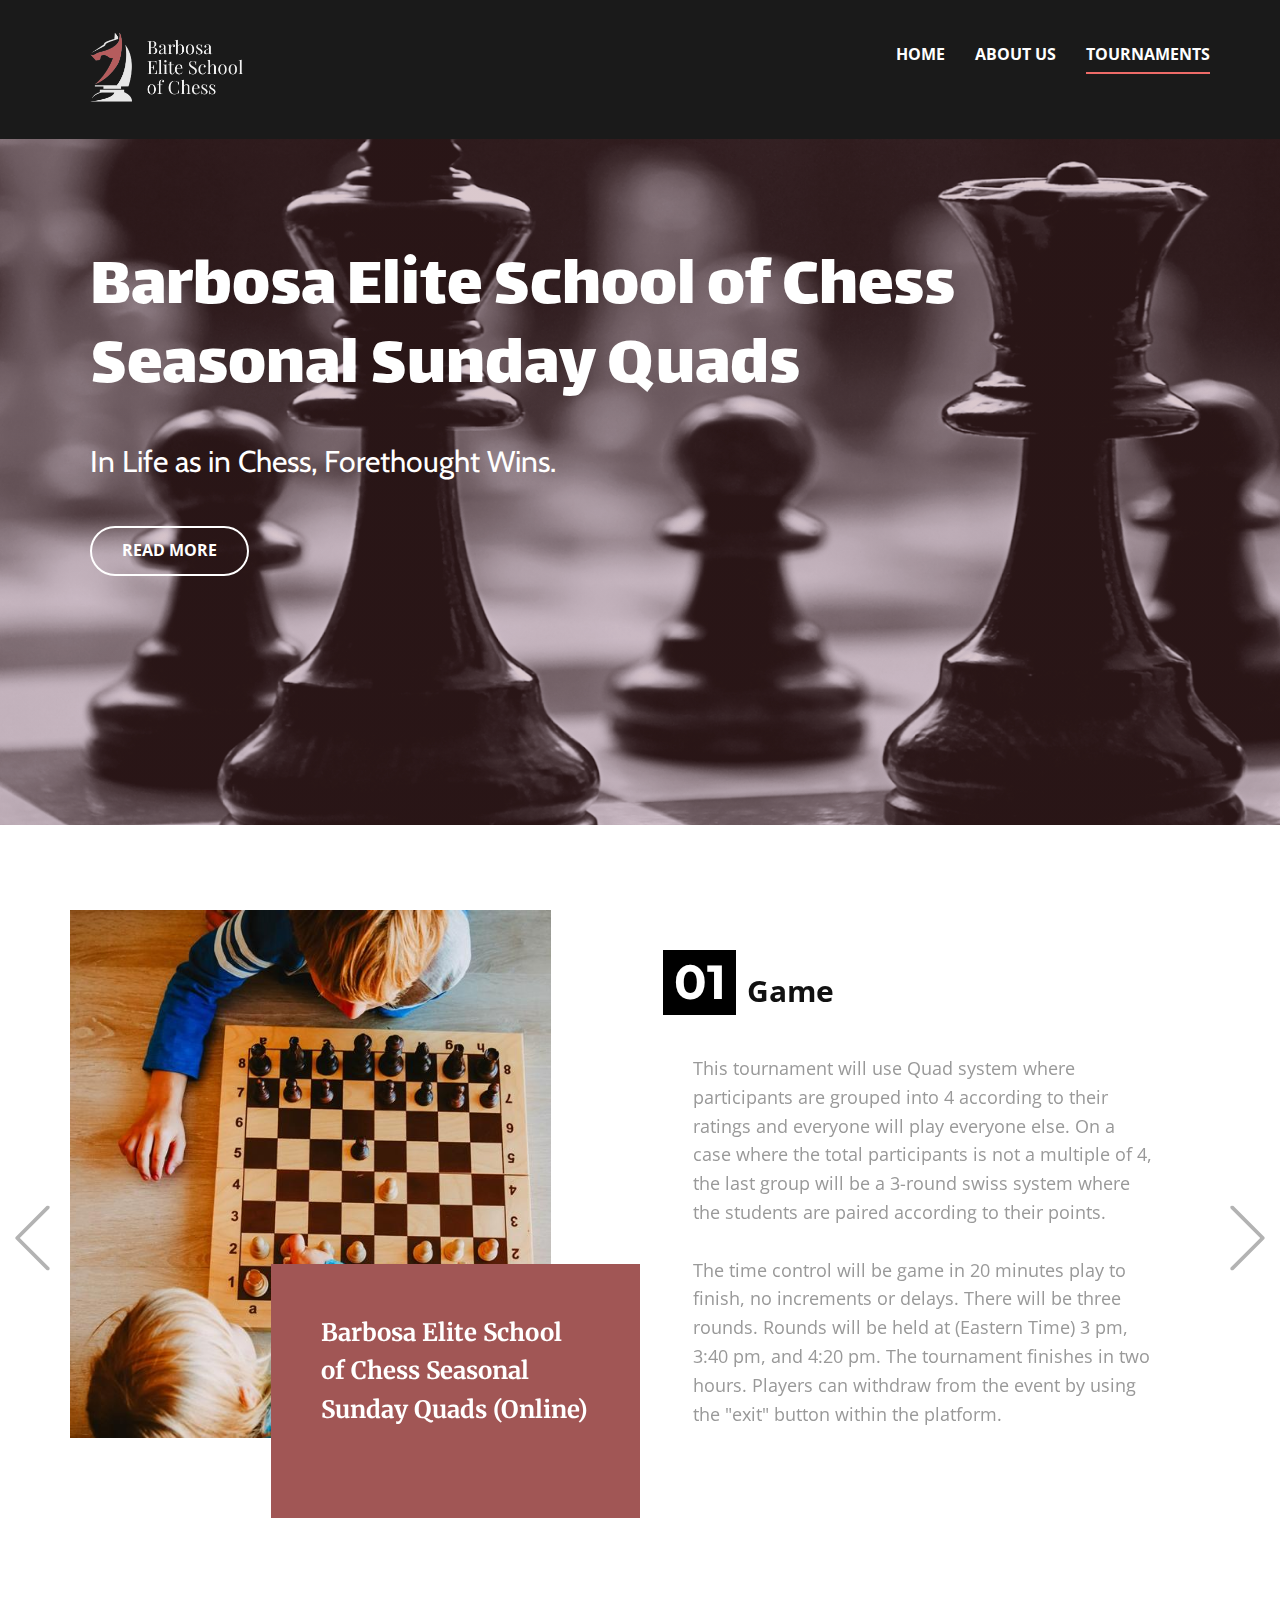
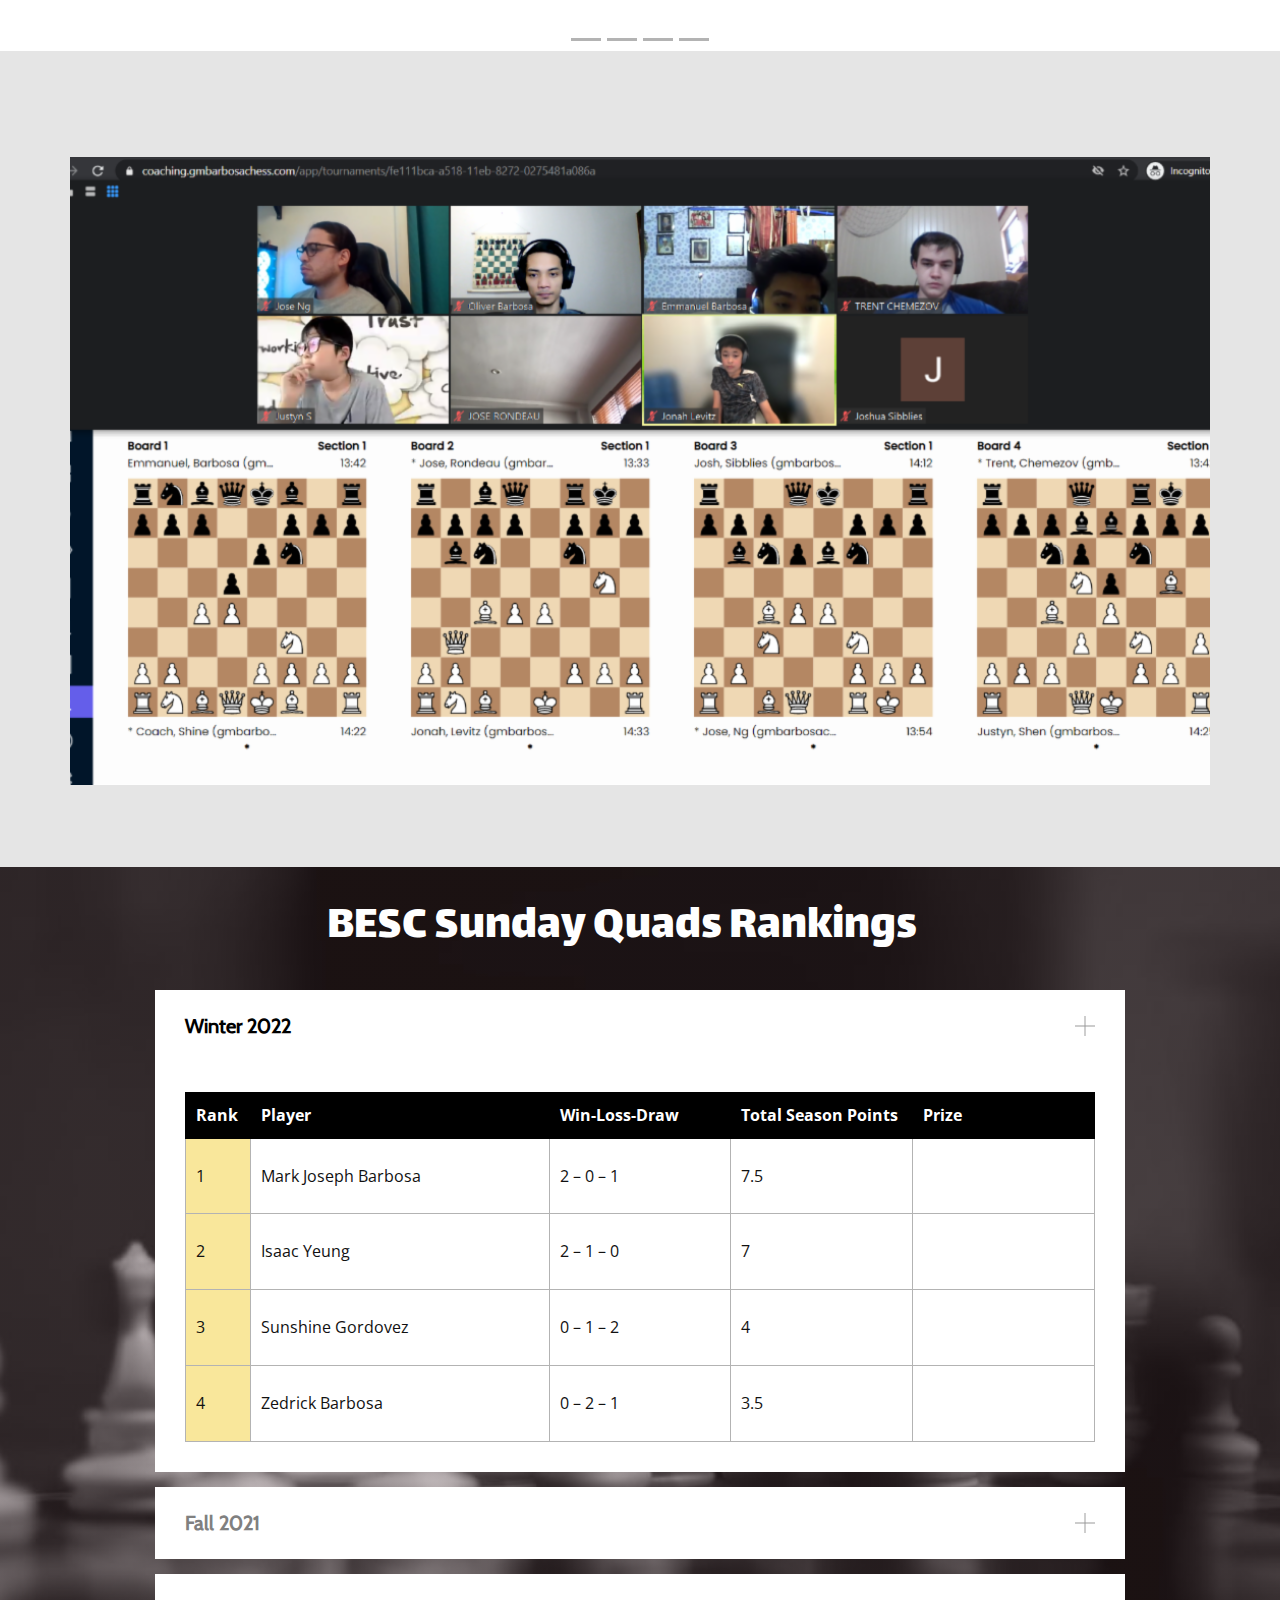
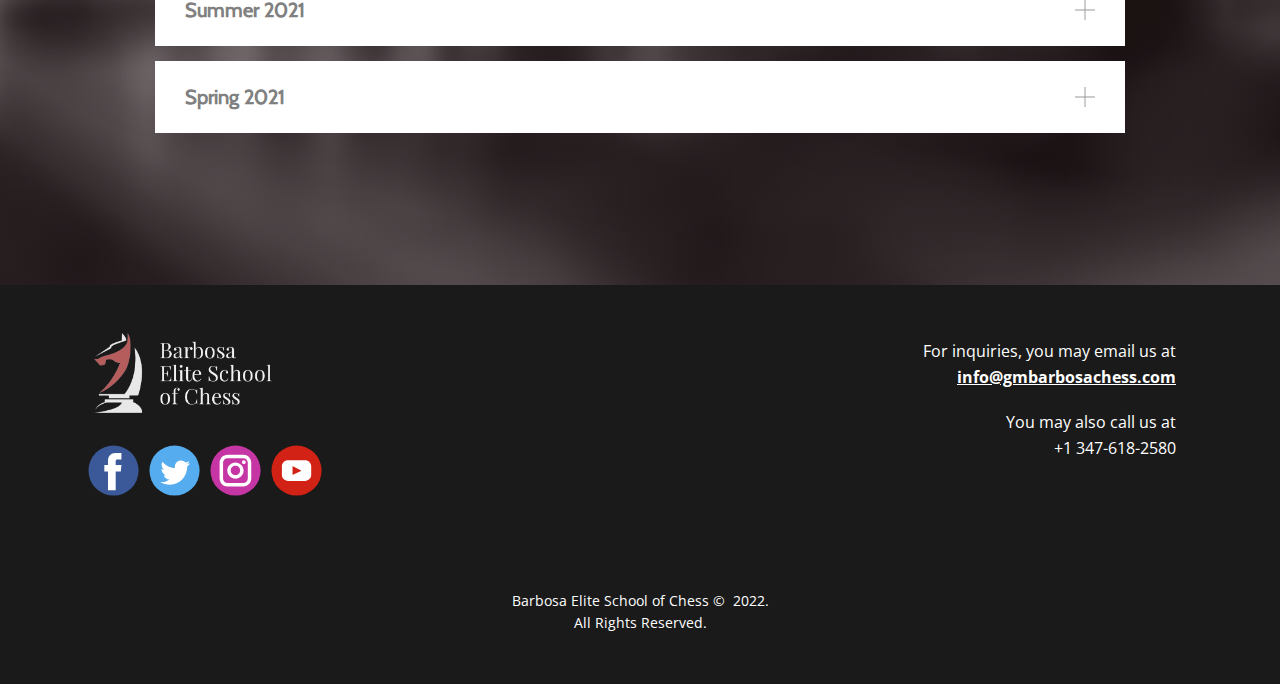
<file: BESC/Tournaments.html>
<!DOCTYPE html>
<html style="font-size: 16px;">
  <head>
    <meta name="viewport" content="width=device-width, initial-scale=1.0">
    <meta charset="utf-8">
    <meta name="keywords" content="Easy to use">
    <meta name="description" content="">
    <meta name="page_type" content="np-template-header-footer-from-plugin">
    <title>Tournaments</title>
    <link rel="stylesheet" href="nicepage.css" media="screen">
<link rel="stylesheet" href="Tournaments.css" media="screen">
    <script class="u-script" type="text/javascript" src="jquery.js" defer=""></script>
    <script class="u-script" type="text/javascript" src="nicepage.js" defer=""></script>
    <meta name="generator" content="Nicepage 4.4.3, nicepage.com">
    
    <link id="u-theme-google-font" rel="stylesheet" href="https://fonts.googleapis.com/css?family=Roboto:100,100i,300,300i,400,400i,500,500i,700,700i,900,900i|Open+Sans:300,300i,400,400i,600,600i,700,700i,800,800i">
    <link id="u-page-google-font" rel="stylesheet" href="https://fonts.googleapis.com/css?family=Merriweather:300,300i,400,400i,700,700i,900,900i|Montserrat:100,100i,200,200i,300,300i,400,400i,500,500i,600,600i,700,700i,800,800i,900,900i">
    
    
    
    
    
    
    <script type="application/ld+json">{
		"@context": "https://schema.org",
		"@type": "Organization",
		"name": "BESC",
		"logo": "images/logo-alt-light2.png"
}</script>
    <meta name="theme-color" content="#478ac9">
    <meta property="og:title" content="Tournaments">
    <meta property="og:description" content="">
    <meta property="og:type" content="website">
  </head>
  <body class="u-body u-overlap u-overlap-contrast u-xl-mode"><header class="u-clearfix u-grey-90 u-header u-header" id="sec-15c9"><div class="u-clearfix u-sheet u-sheet-1">
        <a href="https://nicepage.com" class="u-image u-logo u-image-1" data-image-width="759" data-image-height="352">
          <img src="images/logo-alt-light2.png" class="u-logo-image u-logo-image-1">
        </a>
        <nav class="u-menu u-menu-dropdown u-offcanvas u-menu-1">
          <div class="menu-collapse" style="font-size: 1rem; letter-spacing: 0px; font-weight: 700; text-transform: uppercase;">
            <a class="u-button-style u-custom-active-border-color u-custom-border u-custom-border-color u-custom-borders u-custom-hover-border-color u-custom-left-right-menu-spacing u-custom-padding-bottom u-custom-text-active-color u-custom-text-color u-custom-text-hover-color u-custom-top-bottom-menu-spacing u-nav-link u-text-active-palette-1-base u-text-hover-palette-2-base" href="#">
              <svg class="u-svg-link" viewBox="0 0 24 24"><use xmlns:xlink="https://www.w3.org/1999/xlink" xlink:href="#menu-hamburger"></use></svg>
              <svg class="u-svg-content" version="1.1" id="menu-hamburger" viewBox="0 0 16 16" x="0px" y="0px" xmlns:xlink="https://www.w3.org/1999/xlink" xmlns="https://www.w3.org/2000/svg"><g><rect y="1" width="16" height="2"></rect><rect y="7" width="16" height="2"></rect><rect y="13" width="16" height="2"></rect>
</g></svg>
            </a>
          </div>
          <div class="u-custom-menu u-nav-container">
            <ul class="u-nav u-spacing-30 u-unstyled u-nav-1"><li class="u-nav-item"><a class="u-border-2 u-border-active-custom-color-1 u-border-hover-palette-1-base u-border-no-left u-border-no-right u-border-no-top u-button-style u-nav-link u-text-active-white u-text-hover-custom-color-1" href="Home.html" style="padding: 10px 0px;">Home</a>
</li><li class="u-nav-item"><a class="u-border-2 u-border-active-custom-color-1 u-border-hover-palette-1-base u-border-no-left u-border-no-right u-border-no-top u-button-style u-nav-link u-text-active-white u-text-hover-custom-color-1" href="About-Us.html" style="padding: 10px 0px;">About Us</a>
</li><li class="u-nav-item"><a class="u-border-2 u-border-active-custom-color-1 u-border-hover-palette-1-base u-border-no-left u-border-no-right u-border-no-top u-button-style u-nav-link u-text-active-white u-text-hover-custom-color-1" href="Tournaments.html" style="padding: 10px 0px;">Tournaments</a>
</li></ul>
          </div>
          <div class="u-custom-menu u-nav-container-collapse">
            <div class="u-black u-container-style u-inner-container-layout u-opacity u-opacity-95 u-sidenav">
              <div class="u-inner-container-layout u-sidenav-overflow">
                <div class="u-menu-close"></div>
                <ul class="u-align-center u-nav u-popupmenu-items u-unstyled u-nav-2"><li class="u-nav-item"><a class="u-button-style u-nav-link" href="Home.html" style="padding: 10px 0px;">Home</a>
</li><li class="u-nav-item"><a class="u-button-style u-nav-link" href="About-Us.html" style="padding: 10px 0px;">About Us</a>
</li><li class="u-nav-item"><a class="u-button-style u-nav-link" href="Tournaments.html" style="padding: 10px 0px;">Tournaments</a>
</li></ul>
              </div>
            </div>
            <div class="u-black u-menu-overlay u-opacity u-opacity-70"></div>
          </div>
        </nav>
      </div></header> 
    <section class="u-align-left u-clearfix u-image u-shading u-section-1" src="" id="sec-69b0" data-image-width="1600" data-image-height="900">
      <div class="u-clearfix u-sheet u-sheet-1">
        <h2 class="u-custom-font u-subtitle u-text u-text-default u-text-1">Barbosa Elite School of Chess Seasonal Sunday Quads</h2>
        <p class="u-custom-font u-large-text u-text u-text-variant u-text-2">In Life as in Chess, ​Forethought Wins.</p>
        <a href="#" class="u-border-2 u-border-hover-white u-border-white u-btn u-btn-round u-button-style u-hover-white u-none u-radius-25 u-text-hover-black u-text-white u-btn-1">Read More</a>
      </div>
    </section>
    <section class="u-carousel u-carousel-duration-1500 u-slide u-block-fa8e-1" id="carousel_fab6" data-interval="5000" data-u-ride="carousel">
      <ol class="u-absolute-hcenter u-carousel-indicators u-block-fa8e-2">
        <li data-u-target="#carousel_fab6" data-u-slide-to="0" class="u-active u-grey-30"></li>
        <li data-u-target="#carousel_fab6" class="u-grey-30" data-u-slide-to="1"></li>
        <li data-u-target="#carousel_fab6" class="u-grey-30" data-u-slide-to="2"></li>
        <li data-u-target="#carousel_fab6" class="u-grey-30" data-u-slide-to="3"></li>
      </ol>
      <div class="u-carousel-inner" role="listbox">
        <div class="u-active u-align-left u-carousel-item u-clearfix u-section-2-1">
          <div class="u-clearfix u-sheet u-sheet-1">
            <div class="u-clearfix u-expanded-width u-layout-wrap u-layout-wrap-1">
              <div class="u-layout">
                <div class="u-layout-row">
                  <div class="u-container-style u-layout-cell u-size-30 u-layout-cell-1">
                    <div class="u-container-layout u-valign-middle-md u-container-layout-1">
                      <img class="u-image u-image-1" src="images/bg_8.jpeg" data-image-width="1200" data-image-height="674">
                      <div class="u-container-style u-custom-color-2 u-group u-group-1" data-animation-name="slideIn" data-animation-duration="2000" data-animation-direction="Right">
                        <div class="u-container-layout u-valign-middle-sm u-valign-middle-xs u-container-layout-2">
                          <p class="u-custom-font u-font-merriweather u-text u-text-default u-text-1"> Barbosa Elite School of Chess Seasonal Sunday Quads (Online)</p>
                        </div>
                      </div>
                    </div>
                  </div>
                  <div class="u-align-left u-container-style u-layout-cell u-size-30 u-layout-cell-2">
                    <div class="u-container-layout u-container-layout-3">
                      <div class="u-align-center u-black u-container-style u-group u-group-2" data-animation-name="rollIn" data-animation-duration="2000" data-animation-direction="">
                        <div class="u-container-layout u-valign-middle">
                          <h2 class="u-custom-font u-font-montserrat u-text u-text-default u-text-2">01</h2>
                        </div>
                      </div>
                      <p class="u-text u-text-3">Game</p>
                      <p class="u-text u-text-grey-40 u-text-4"> This tournament will use Quad system where participants are grouped into 4 according to their ratings and everyone will play everyone else. On a case where the total participants is not a multiple of 4, the last group will be a 3-round swiss system where the students are paired according to their points.<br>
                        <br>The time control will be game in 20 minutes play to finish, no increments or delays. There will be three rounds. Rounds will be held at (Eastern Time) 3 pm, 3:40 pm, and 4:20 pm. The tournament finishes in two hours. Players can withdraw from the event by using the "exit" button within the platform.
                      </p>
                    </div>
                  </div>
                </div>
              </div>
            </div>
          </div>
        </div>
        <div class="u-carousel-item u-clearfix u-section-2-2">
          <div class="u-clearfix u-sheet u-sheet-1">
            <div class="u-clearfix u-expanded-width u-layout-wrap u-layout-wrap-1">
              <div class="u-layout">
                <div class="u-layout-row">
                  <div class="u-align-left u-container-style u-layout-cell u-size-30 u-layout-cell-1">
                    <div class="u-container-layout u-container-layout-1">
                      <div class="u-align-center u-black u-container-style u-group u-group-1" data-animation-name="rollIn" data-animation-duration="2000" data-animation-direction="">
                        <div class="u-container-layout u-valign-middle">
                          <h2 class="u-custom-font u-font-montserrat u-text u-text-default u-text-1">01</h2>
                        </div>
                      </div>
                      <p class="u-text u-text-2">Game</p>
                      <p class="u-text u-text-grey-40 u-text-3"> This tournament is open to both children and adults of any age or rating. Tournament will be rated under the USCF online quick rating system. It will be run on our Chess platform integrated into our website. USCF Membership required. Contact us at&nbsp;info@gmbarbosachess.com&nbsp;or +13476182580 for new USCF Membership application or renewal.<br>
                        <br>We will be lending you an account on our integrated platform so you can play. Our school optional membership will launch soon and one of the perks is you get to keep your account on our platform. Please watch out for this!
                      </p>
                    </div>
                  </div>
                  <div class="u-align-left u-container-style u-layout-cell u-size-30 u-layout-cell-2">
                    <div class="u-container-layout u-container-layout-3">
                      <div class="u-align-center u-black u-container-style u-group u-group-2" data-animation-name="rollIn" data-animation-duration="2000" data-animation-direction="">
                        <div class="u-container-layout u-valign-middle">
                          <h2 class="u-custom-font u-font-montserrat u-text u-text-default u-text-4">02</h2>
                        </div>
                      </div>
                      <p class="u-text u-text-5">
                        <span style="font-size: 1.875rem;">Scoring System </span>
                      </p>
                      <p class="u-text u-text-grey-40 u-text-6"> Though the platform gives 1 point for a win, half point each for a draw and none if you lose, we employ a different scoring system as your points for the season. A win earns you 3 points, 1.5 points each if the game ends in a draw, and 1 point even if you lose!&nbsp;<br>
                        <br>Total points will be calculated after the season and that would determine the final standings. Current points standings will also be posted on our site on a weekly basis.
                      </p>
                    </div>
                  </div>
                </div>
              </div>
            </div>
          </div>
        </div>
        <div class="u-carousel-item u-clearfix u-section-2-3">
          <div class="u-clearfix u-sheet u-sheet-1">
            <div class="u-clearfix u-expanded-width u-layout-wrap u-layout-wrap-1">
              <div class="u-layout">
                <div class="u-layout-row">
                  <div class="u-align-left u-container-style u-layout-cell u-size-30 u-layout-cell-1">
                    <div class="u-container-layout u-container-layout-1">
                      <div class="u-align-center u-black u-container-style u-group u-group-1" data-animation-name="rollIn" data-animation-duration="2000" data-animation-direction="">
                        <div class="u-container-layout u-valign-middle">
                          <h2 class="u-custom-font u-font-montserrat u-text u-text-default u-text-1">03</h2>
                        </div>
                      </div>
                      <p class="u-text u-text-2">Prizes</p>
                      <p class="u-text u-text-grey-40 u-text-3"> Top 3 on final standings gets trophies, 4th to 10th place earns medals. Top performers from our regular classes (Pawns, Knights and Bishops, Rooks, Queens) will also be given trophies. Winner's name will be inscribed on trophies.<br>
                        <br>Registration closes at 12 am of Sunday and you will receive an email from us about the instructions and links by 7 am of the day's event. Please check your spam/promotions folder for our email.
                      </p>
                    </div>
                  </div>
                  <div class="u-align-left u-container-style u-layout-cell u-size-30 u-layout-cell-2">
                    <div class="u-container-layout u-container-layout-3">
                      <div class="u-align-center u-black u-container-style u-group u-group-2" data-animation-name="rollIn" data-animation-duration="2000" data-animation-direction="">
                        <div class="u-container-layout u-valign-middle">
                          <h2 class="u-custom-font u-font-montserrat u-text u-text-default u-text-4">04</h2>
                        </div>
                      </div>
                      <p class="u-text u-text-5"> Fair Play Policy</p>
                      <p class="u-text u-text-grey-40 u-text-6"> Players are required to join a Zoom meeting during the tournament. We have an integrated "bot" watching the moves' algorithms and we will closely monitor the games. If your account is flagged for fair-play violation, we have the right to ask for a screen share during your game or just submit your games as losses. We also might have to report to US Chess about the incident and of course to your parents.<br>
                        <br>Entry fee is $15 for one Sunday event.<br>
                        <br>If you have any question, please reach out to Barbosa Elite School of Chess at 347-618-2580 or email us at&nbsp;<a href="mailto:registrations@gmbarbosachess.com" class="keychainify-checked u-active-none u-border-none u-btn u-button-style u-hover-none u-none u-text-palette-1-base u-btn-1">registrations@gmbarbosachess.com</a>
                      </p>
                    </div>
                  </div>
                </div>
              </div>
            </div>
          </div>
        </div>
        <div class="u-carousel-item u-clearfix u-section-2-4">
          <div class="u-clearfix u-sheet u-sheet-1">
            <div class="u-clearfix u-expanded-width u-layout-wrap u-layout-wrap-1">
              <div class="u-layout">
                <div class="u-layout-row">
                  <div class="u-container-style u-layout-cell u-size-30 u-layout-cell-1">
                    <div class="u-container-layout u-valign-top-lg u-valign-top-md u-valign-top-xl u-container-layout-1">
                      <img class="u-image u-image-1" src="images/bg_8.jpeg" data-image-width="1200" data-image-height="674">
                      <div class="u-container-style u-custom-color-2 u-group u-group-1" data-animation-name="slideIn" data-animation-duration="2000" data-animation-direction="Right">
                        <div class="u-container-layout u-valign-middle-sm u-valign-middle-xs u-container-layout-2">
                          <p class="u-custom-font u-font-merriweather u-text u-text-default u-text-1"> Barbosa Elite School of Chess Seasonal Sunday Quads (Online)</p>
                        </div>
                      </div>
                    </div>
                  </div>
                  <div class="u-align-left u-container-style u-layout-cell u-shape-rectangle u-size-30 u-layout-cell-2">
                    <div class="u-container-layout u-container-layout-3">
                      <div class="u-align-center u-black u-container-style u-group u-group-2" data-animation-name="rollIn" data-animation-duration="2000" data-animation-direction="">
                        <div class="u-container-layout u-valign-middle">
                          <h2 class="u-custom-font u-font-montserrat u-text u-text-default u-text-2">05</h2>
                        </div>
                      </div>
                      <p class="u-text u-text-3">Notes</p>
                      <ul class="u-text u-text-grey-40 u-text-4">
                        <li> We offer online after-school programs and private sessions with package rates for children and adults of any age and rating.</li>
                        <li>We offer Online Chess Camps whenever schools are out and of course we're all excited for our Online Summer Camps!</li>
                        <li>Please visit us at&nbsp;<a href="https://gmbarbosachess.com/" class="keychainify-checked u-active-none u-border-none u-btn u-button-style u-hover-none u-none u-text-palette-1-base u-btn-1">https://gmbarbosachess.com/</a>&nbsp;for more information.
                        </li>
                      </ul>
                    </div>
                  </div>
                </div>
              </div>
            </div>
          </div>
        </div>
      </div>
      <a class="u-absolute-vcenter u-carousel-control u-carousel-control-prev u-text-grey-30 u-block-fa8e-3" href="#carousel_fab6" role="button" data-u-slide="prev">
        <span aria-hidden="true">
          <svg viewBox="0 0 477.175 477.175"><path d="M145.188,238.575l215.5-215.5c5.3-5.3,5.3-13.8,0-19.1s-13.8-5.3-19.1,0l-225.1,225.1c-5.3,5.3-5.3,13.8,0,19.1l225.1,225
                    c2.6,2.6,6.1,4,9.5,4s6.9-1.3,9.5-4c5.3-5.3,5.3-13.8,0-19.1L145.188,238.575z"></path></svg>
        </span>
        <span class="sr-only">Previous</span>
      </a>
      <a class="u-absolute-vcenter u-carousel-control u-carousel-control-next u-text-grey-30 u-block-fa8e-4" href="#carousel_fab6" role="button" data-u-slide="next">
        <span aria-hidden="true">
          <svg viewBox="0 0 477.175 477.175"><path d="M360.731,229.075l-225.1-225.1c-5.3-5.3-13.8-5.3-19.1,0s-5.3,13.8,0,19.1l215.5,215.5l-215.5,215.5
                    c-5.3,5.3-5.3,13.8,0,19.1c2.6,2.6,6.1,4,9.5,4c3.4,0,6.9-1.3,9.5-4l225.1-225.1C365.931,242.875,365.931,234.275,360.731,229.075z"></path></svg>
        </span>
        <span class="sr-only">Next</span>
      </a>
    </section>
    <section class="u-align-center u-clearfix u-grey-10 u-section-3" id="sec-4479">
      <div class="u-clearfix u-sheet u-sheet-1"><!--post_details--><!--post_details_options_json--><!--{"source":""}--><!--/post_details_options_json--><!--blog_post--><!--blog_post_image-->
        <div class="u-blog-control u-container-style u-expanded-width u-image u-post-details u-image-1" data-image-width="1200" data-image-height="617"><!--/blog_post_image-->
          <div class="u-container-layout u-container-layout-1"></div>
        </div><!--/blog_post--><!--/post_details-->
      </div>
    </section>
    <section class="u-align-center u-clearfix u-image u-shading u-section-4" id="carousel_adf1" data-image-width="1000" data-image-height="667">
      <div class="u-clearfix u-sheet u-sheet-1">
        <h1 class="u-align-center u-custom-font u-text u-text-default u-text-1">BESC Sunday Quads Rankings</h1>
        <div class="u-accordion u-spacing-15 u-accordion-1">
          <div class="u-accordion-item">
            <a class="active u-accordion-link u-active-white u-button-style u-custom-font u-hover-white u-text-active-black u-text-grey-50 u-text-hover-grey-75 u-white u-accordion-link-1" id="link-accordion-a910" aria-controls="accordion-a910" aria-selected="true">
              <span class="u-accordion-link-text">Winter 2022</span><span class="u-accordion-link-icon u-icon u-text-grey-40 u-icon-1"><svg class="u-svg-link" preserveAspectRatio="xMidYMin slice" viewBox="0 0 42 42" style=""><use xmlns:xlink="https://www.w3.org/1999/xlink" xlink:href="#svg-17f2"></use></svg><svg xmlns="https://www.w3.org/2000/svg" xmlns:xlink="https://www.w3.org/1999/xlink" version="1.1" xml:space="preserve" class="u-svg-content" viewBox="0 0 42 42" x="0px" y="0px" id="svg-17f2" style="enable-background:new 0 0 42 42;"><polygon points="42,20 22,20 22,0 20,0 20,20 0,20 0,22 20,22 20,42 22,42 22,22 42,22 "></polygon></svg></span>
            </a>
            <div class="u-accordion-active u-accordion-pane u-container-style u-white u-accordion-pane-1" id="accordion-a910" aria-labelledby="link-accordion-a910">
              <div class="u-container-layout u-container-layout-1">
                <div class="u-expanded-width u-table u-table-responsive u-table-1">
                  <table class="u-table-entity">
                    <colgroup>
                      <col width="7.1%">
                      <col width="32.9%">
                      <col width="20%">
                      <col width="20%">
                      <col width="20%">
                    </colgroup>
                    <thead class="u-palette-4-base u-table-header u-table-header-1">
                      <tr style="height: 21px;">
                        <th class="u-black u-border-1 u-border-black u-table-cell u-table-cell-1">Rank</th>
                        <th class="u-black u-border-1 u-border-black u-table-cell u-table-cell-2">Player</th>
                        <th class="u-black u-border-1 u-border-black u-table-cell u-table-cell-3">Win-Loss-Draw</th>
                        <th class="u-black u-border-1 u-border-black u-table-cell u-table-cell-4">Total Season Points</th>
                        <th class="u-black u-border-1 u-border-black u-table-cell u-table-cell-5">Prize</th>
                      </tr>
                    </thead>
                    <tbody class="u-table-body">
                      <tr style="height: 75px;">
                        <td class="u-border-1 u-border-grey-30 u-first-column u-palette-3-light-2 u-table-cell u-table-cell-6">1</td>
                        <td class="u-border-1 u-border-grey-30 u-table-cell"> Mark Joseph Barbosa</td>
                        <td class="u-border-1 u-border-grey-30 u-table-cell"> 2 – 0 – 1</td>
                        <td class="u-border-1 u-border-grey-30 u-table-cell"> 7.5</td>
                        <td class="u-border-1 u-border-grey-30 u-table-cell"></td>
                      </tr>
                      <tr style="height: 76px;">
                        <td class="u-border-1 u-border-grey-30 u-first-column u-palette-3-light-2 u-table-cell u-table-cell-11">2</td>
                        <td class="u-border-1 u-border-grey-30 u-table-cell"> Isaac Yeung</td>
                        <td class="u-border-1 u-border-grey-30 u-table-cell"> 2 – 1 – 0</td>
                        <td class="u-border-1 u-border-grey-30 u-table-cell">7</td>
                        <td class="u-border-1 u-border-grey-30 u-table-cell"></td>
                      </tr>
                      <tr style="height: 76px;">
                        <td class="u-border-1 u-border-grey-30 u-first-column u-palette-3-light-2 u-table-cell u-table-cell-16">3</td>
                        <td class="u-border-1 u-border-grey-30 u-table-cell"> Sunshine Gordovez</td>
                        <td class="u-border-1 u-border-grey-30 u-table-cell"> 0 – 1 – 2</td>
                        <td class="u-border-1 u-border-grey-30 u-table-cell">4</td>
                        <td class="u-border-1 u-border-grey-30 u-table-cell"></td>
                      </tr>
                      <tr style="height: 76px;">
                        <td class="u-border-1 u-border-grey-30 u-first-column u-palette-3-light-2 u-table-cell u-table-cell-21">4</td>
                        <td class="u-border-1 u-border-grey-30 u-table-cell"> Zedrick Barbosa</td>
                        <td class="u-border-1 u-border-grey-30 u-table-cell"> 0 – 2 – 1</td>
                        <td class="u-border-1 u-border-grey-30 u-table-cell">3.5</td>
                        <td class="u-border-1 u-border-grey-30 u-table-cell"></td>
                      </tr>
                    </tbody>
                  </table>
                </div>
              </div>
            </div>
          </div>
          <div class="u-accordion-item u-expanded-width">
            <a class="u-accordion-link u-active-white u-button-style u-custom-font u-hover-white u-text-active-black u-text-grey-50 u-text-hover-grey-75 u-white u-accordion-link-2" id="link-accordion-a910" aria-controls="accordion-a910" aria-selected="false">
              <span class="u-accordion-link-text"> Fall 2021</span><span class="u-accordion-link-icon u-icon u-text-grey-40 u-icon-2"><svg class="u-svg-link" preserveAspectRatio="xMidYMin slice" viewBox="0 0 42 42" style=""><use xmlns:xlink="https://www.w3.org/1999/xlink" xlink:href="#svg-35f8"></use></svg><svg xmlns="https://www.w3.org/2000/svg" xmlns:xlink="https://www.w3.org/1999/xlink" version="1.1" xml:space="preserve" class="u-svg-content" viewBox="0 0 42 42" x="0px" y="0px" id="svg-35f8" style="enable-background:new 0 0 42 42;"><polygon points="42,20 22,20 22,0 20,0 20,20 0,20 0,22 20,22 20,42 22,42 22,22 42,22 "></polygon></svg></span>
            </a>
            <div class="u-accordion-pane u-container-style u-white u-accordion-pane-2" id="accordion-a910" aria-labelledby="link-accordion-a910">
              <div class="u-container-layout u-container-layout-2">
                <div class="u-table u-table-responsive u-table-2">
                  <table class="u-table-entity">
                    <colgroup>
                      <col width="7.1%">
                      <col width="27.1%">
                      <col width="17.8%">
                      <col width="16%">
                      <col width="32%">
                    </colgroup>
                    <thead class="u-palette-4-base u-table-header u-table-header-2">
                      <tr style="height: 60px;">
                        <th class="u-black u-border-1 u-border-black u-table-cell u-table-cell-26">Rank</th>
                        <th class="u-black u-border-1 u-border-black u-table-cell u-table-cell-27">Player</th>
                        <th class="u-black u-border-1 u-border-black u-table-cell u-table-cell-28">Win-Loss-Draw</th>
                        <th class="u-black u-border-1 u-border-black u-table-cell u-table-cell-29">Total Season Points</th>
                        <th class="u-black u-border-1 u-border-black u-table-cell u-table-cell-30">Prize</th>
                      </tr>
                    </thead>
                    <tbody class="u-table-body">
                      <tr style="height: 38px;">
                        <td class="u-border-1 u-border-grey-30 u-first-column u-palette-3-light-2 u-table-cell u-table-cell-31">1</td>
                        <td class="u-border-1 u-border-grey-30 u-table-cell"> Isaac Yeung</td>
                        <td class="u-border-1 u-border-grey-30 u-table-cell"> 6 – 6 – 3</td>
                        <td class="u-border-1 u-border-grey-30 u-table-cell">28</td>
                        <td class="u-border-1 u-border-grey-30 u-table-cell">1st place – Trophy&nbsp;</td>
                      </tr>
                      <tr style="height: 81px;">
                        <td class="u-border-1 u-border-grey-30 u-first-column u-palette-3-light-2 u-table-cell u-table-cell-36">2</td>
                        <td class="u-border-1 u-border-grey-30 u-table-cell"> Justyn Shen</td>
                        <td class="u-border-1 u-border-grey-30 u-table-cell"> 6 – 4 – 2</td>
                        <td class="u-border-1 u-border-grey-30 u-table-cell">25</td>
                        <td class="u-border-1 u-border-grey-30 u-table-cell">2nd place – Trophy and Top Performer Knights and Bishops Class</td>
                      </tr>
                      <tr style="height: 39px;">
                        <td class="u-border-1 u-border-grey-30 u-first-column u-palette-3-light-2 u-table-cell u-table-cell-41">3</td>
                        <td class="u-border-1 u-border-grey-30 u-table-cell"> Zedrick Barbosa</td>
                        <td class="u-border-1 u-border-grey-30 u-table-cell"> 2 – 15 – 1</td>
                        <td class="u-border-1 u-border-grey-30 u-table-cell">22.5</td>
                        <td class="u-border-1 u-border-grey-30 u-table-cell">3rd place – Trophy</td>
                      </tr>
                      <tr style="height: 39px;">
                        <td class="u-border-1 u-border-grey-30 u-first-column u-palette-3-light-2 u-table-cell u-table-cell-46">4</td>
                        <td class="u-border-1 u-border-grey-30 u-table-cell"> Sunshine Gordovez</td>
                        <td class="u-border-1 u-border-grey-30 u-table-cell"> 4 – 2 – 3</td>
                        <td class="u-border-1 u-border-grey-30 u-table-cell">18.5</td>
                        <td class="u-border-1 u-border-grey-30 u-table-cell">4th place – Medal</td>
                      </tr>
                      <tr style="height: 60px;">
                        <td class="u-border-1 u-border-grey-30 u-palette-3-light-2 u-table-cell u-table-cell-51">5</td>
                        <td class="u-border-1 u-border-grey-30 u-table-cell">Mark Joseph Barbosa</td>
                        <td class="u-border-1 u-border-grey-30 u-table-cell"> 6 – 0 – 0</td>
                        <td class="u-border-1 u-border-grey-30 u-table-cell">18</td>
                        <td class="u-border-1 u-border-grey-30 u-table-cell">5th place – Medal&nbsp;and Top Performer Queens Class</td>
                      </tr>
                      <tr style="height: 39px;">
                        <td class="u-border-1 u-border-grey-30 u-palette-3-light-2 u-table-cell u-table-cell-56">6</td>
                        <td class="u-border-1 u-border-grey-30 u-table-cell">Colten Luo</td>
                        <td class="u-border-1 u-border-grey-30 u-table-cell"> 3 – 3 – 3</td>
                        <td class="u-border-1 u-border-grey-30 u-table-cell">16.5</td>
                        <td class="u-border-1 u-border-grey-30 u-table-cell">6th place – Medal</td>
                      </tr>
                      <tr style="height: 39px;">
                        <td class="u-border-1 u-border-grey-30 u-palette-3-light-2 u-table-cell u-table-cell-61">7</td>
                        <td class="u-border-1 u-border-grey-30 u-table-cell">Emmanuel Barbosa</td>
                        <td class="u-border-1 u-border-grey-30 u-table-cell"> 3 – 0 – 9</td>
                        <td class="u-border-1 u-border-grey-30 u-table-cell">9</td>
                        <td class="u-border-1 u-border-grey-30 u-table-cell">7th place – Medal</td>
                      </tr>
                    </tbody>
                  </table>
                </div>
              </div>
            </div>
          </div>
          <div class="u-accordion-item u-expanded-width">
            <a class="u-accordion-link u-active-white u-button-style u-custom-font u-hover-white u-text-active-black u-text-grey-50 u-text-hover-grey-75 u-white u-accordion-link-3" id="link-accordion-a910" aria-controls="accordion-a910" aria-selected="false">
              <span class="u-accordion-link-text">Summer 2021</span><span class="u-accordion-link-icon u-icon u-text-grey-40 u-icon-3"><svg class="u-svg-link" preserveAspectRatio="xMidYMin slice" viewBox="0 0 42 42" style=""><use xmlns:xlink="https://www.w3.org/1999/xlink" xlink:href="#svg-0986"></use></svg><svg xmlns="https://www.w3.org/2000/svg" xmlns:xlink="https://www.w3.org/1999/xlink" version="1.1" xml:space="preserve" class="u-svg-content" viewBox="0 0 42 42" x="0px" y="0px" id="svg-0986" style="enable-background:new 0 0 42 42;"><polygon points="42,20 22,20 22,0 20,0 20,20 0,20 0,22 20,22 20,42 22,42 22,22 42,22 "></polygon></svg></span>
            </a>
            <div class="u-accordion-pane u-container-style u-white u-accordion-pane-3" id="accordion-a910" aria-labelledby="link-accordion-a910">
              <div class="u-container-layout u-container-layout-3">
                <div class="u-table u-table-responsive u-table-3">
                  <table class="u-table-entity">
                    <colgroup>
                      <col width="7.1%">
                      <col width="25.2%">
                      <col width="21.2%">
                      <col width="16.2%">
                      <col width="30.3%">
                    </colgroup>
                    <thead class="u-palette-4-base u-table-header u-table-header-3">
                      <tr style="height: 54px;">
                        <th class="u-black u-border-1 u-border-black u-table-cell u-table-cell-66">Rank</th>
                        <th class="u-black u-border-1 u-border-black u-table-cell u-table-cell-67">Player</th>
                        <th class="u-black u-border-1 u-border-black u-table-cell u-table-cell-68">Win-Loss-Draw</th>
                        <th class="u-black u-border-1 u-border-black u-table-cell u-table-cell-69">Total Season Points</th>
                        <th class="u-black u-border-1 u-border-black u-table-cell u-table-cell-70">Prize</th>
                      </tr>
                    </thead>
                    <tbody class="u-table-body">
                      <tr style="height: 54px;">
                        <td class="u-border-1 u-border-grey-30 u-first-column u-palette-3-light-2 u-table-cell u-table-cell-71">1</td>
                        <td class="u-border-1 u-border-grey-30 u-table-cell"> Emmanuel Barbosa</td>
                        <td class="u-border-1 u-border-grey-30 u-table-cell"> 20 – 1 – 3</td>
                        <td class="u-border-1 u-border-grey-30 u-table-cell">65.5</td>
                        <td class="u-border-1 u-border-grey-30 u-table-cell">1st place – Trophy and Top Performer Queens Class</td>
                      </tr>
                      <tr style="height: 54px;">
                        <td class="u-border-1 u-border-grey-30 u-first-column u-palette-3-light-2 u-table-cell u-table-cell-76">2</td>
                        <td class="u-border-1 u-border-grey-30 u-table-cell"> Mark Joseph Barbosa</td>
                        <td class="u-border-1 u-border-grey-30 u-table-cell"> 18 – 4 – 2</td>
                        <td class="u-border-1 u-border-grey-30 u-table-cell">61</td>
                        <td class="u-border-1 u-border-grey-30 u-table-cell">2nd place – Trophy and Top Performer Rooks Class</td>
                      </tr>
                      <tr style="height: 35px;">
                        <td class="u-border-1 u-border-grey-30 u-first-column u-palette-3-light-2 u-table-cell u-table-cell-81">3</td>
                        <td class="u-border-1 u-border-grey-30 u-table-cell"> Isaac Yeung</td>
                        <td class="u-border-1 u-border-grey-30 u-table-cell"> 12 – 20 – 1</td>
                        <td class="u-border-1 u-border-grey-30 u-table-cell">57.5</td>
                        <td class="u-border-1 u-border-grey-30 u-table-cell">3rd place – Trophy</td>
                      </tr>
                      <tr style="height: 54px;">
                        <td class="u-border-1 u-border-grey-30 u-first-column u-palette-3-light-2 u-table-cell u-table-cell-86">4</td>
                        <td class="u-border-1 u-border-grey-30 u-table-cell"> Zedrick Barbosa</td>
                        <td class="u-border-1 u-border-grey-30 u-table-cell"> 6 – 26 – 1</td>
                        <td class="u-border-1 u-border-grey-30 u-table-cell">45.5</td>
                        <td class="u-border-1 u-border-grey-30 u-table-cell">4th place – Medal and Top Performer Pawns Class</td>
                      </tr>
                      <tr style="height: 35px;">
                        <td class="u-border-1 u-border-grey-30 u-palette-3-light-2 u-table-cell u-table-cell-91">5</td>
                        <td class="u-border-1 u-border-grey-30 u-table-cell">Sunshine Gordovez</td>
                        <td class="u-border-1 u-border-grey-30 u-table-cell"> 11 – 6 – 1</td>
                        <td class="u-border-1 u-border-grey-30 u-table-cell">40.5</td>
                        <td class="u-border-1 u-border-grey-30 u-table-cell">5th place – Medal</td>
                      </tr>
                      <tr style="height: 73px;">
                        <td class="u-border-1 u-border-grey-30 u-palette-3-light-2 u-table-cell u-table-cell-96">6</td>
                        <td class="u-border-1 u-border-grey-30 u-table-cell">Colten Luo</td>
                        <td class="u-border-1 u-border-grey-30 u-table-cell"> 3 – 9 – 0</td>
                        <td class="u-border-1 u-border-grey-30 u-table-cell">18</td>
                        <td class="u-border-1 u-border-grey-30 u-table-cell">6th place – Medal and Top Performer Knights and Bishops Class</td>
                      </tr>
                      <tr style="height: 35px;">
                        <td class="u-border-1 u-border-grey-30 u-palette-3-light-2 u-table-cell u-table-cell-101">7</td>
                        <td class="u-border-1 u-border-grey-30 u-table-cell">Winston Chen</td>
                        <td class="u-border-1 u-border-grey-30 u-table-cell"> 1 – 2 – 0</td>
                        <td class="u-border-1 u-border-grey-30 u-table-cell">5</td>
                        <td class="u-border-1 u-border-grey-30 u-table-cell">7th place – Medal</td>
                      </tr>
                    </tbody>
                  </table>
                </div>
              </div>
            </div>
          </div>
          <div class="u-accordion-item u-expanded-width">
            <a class="u-accordion-link u-active-white u-button-style u-custom-font u-hover-white u-text-active-black u-text-grey-50 u-text-hover-grey-75 u-white u-accordion-link-4" id="link-accordion-a910" aria-controls="accordion-a910" aria-selected="false">
              <span class="u-accordion-link-text"> Spring 2021</span><span class="u-accordion-link-icon u-icon u-text-grey-40 u-icon-4"><svg class="u-svg-link" preserveAspectRatio="xMidYMin slice" viewBox="0 0 42 42" style=""><use xmlns:xlink="https://www.w3.org/1999/xlink" xlink:href="#svg-f8ba"></use></svg><svg xmlns="https://www.w3.org/2000/svg" xmlns:xlink="https://www.w3.org/1999/xlink" version="1.1" xml:space="preserve" class="u-svg-content" viewBox="0 0 42 42" x="0px" y="0px" id="svg-f8ba" style="enable-background:new 0 0 42 42;"><polygon points="42,20 22,20 22,0 20,0 20,20 0,20 0,22 20,22 20,42 22,42 22,22 42,22 "></polygon></svg></span>
            </a>
            <div class="u-accordion-pane u-container-style u-white u-accordion-pane-4" id="accordion-a910" aria-labelledby="link-accordion-a910">
              <div class="u-container-layout u-container-layout-4">
                <div class="table u-expanded-width u-table u-table-responsive u-table-4">
                  <table class="u-table-entity">
                    <colgroup>
                      <col width="7.1%">
                      <col width="24.1%">
                      <col width="19.4%">
                      <col width="16%">
                      <col width="33.4%">
                    </colgroup>
                    <thead class="u-palette-4-base u-table-header u-table-header-4">
                      <tr style="height: 51px;">
                        <th class="u-black u-border-1 u-border-black u-table-cell u-table-cell-106">Rank</th>
                        <th class="u-black u-border-1 u-border-black u-table-cell u-table-cell-107">Player</th>
                        <th class="u-black u-border-1 u-border-black u-table-cell u-table-cell-108">Win-Loss-Draw</th>
                        <th class="u-black u-border-1 u-border-black u-table-cell u-table-cell-109">Total Season Points</th>
                        <th class="u-black u-border-1 u-border-black u-table-cell u-table-cell-110">Prize</th>
                      </tr>
                    </thead>
                    <tbody class="u-table-body">
                      <tr style="height: 34px;">
                        <td class="u-border-1 u-border-grey-30 u-first-column u-palette-3-light-2 u-table-cell u-table-cell-111">1</td>
                        <td class="u-border-1 u-border-grey-30 u-table-cell"> Emmanuel Barbosa</td>
                        <td class="u-border-1 u-border-grey-30 u-table-cell"> 12 – 0 – 0</td>
                        <td class="u-border-1 u-border-grey-30 u-table-cell"> 36</td>
                        <td class="u-border-1 u-border-grey-30 u-table-cell">1st place – Trophy</td>
                      </tr>
                      <tr style="height: 34px;">
                        <td class="u-border-1 u-border-grey-30 u-first-column u-palette-3-light-2 u-table-cell u-table-cell-116">2</td>
                        <td class="u-border-1 u-border-grey-30 u-table-cell"> Colten Luo</td>
                        <td class="u-border-1 u-border-grey-30 u-table-cell"> 7 – 6 – 2</td>
                        <td class="u-border-1 u-border-grey-30 u-table-cell"> 30</td>
                        <td class="u-border-1 u-border-grey-30 u-table-cell">2nd place – Trophy</td>
                      </tr>
                      <tr style="height: 51px;">
                        <td class="u-border-1 u-border-grey-30 u-first-column u-palette-3-light-2 u-table-cell u-table-cell-121">3</td>
                        <td class="u-border-1 u-border-grey-30 u-table-cell"> Zedrick Barbosa</td>
                        <td class="u-border-1 u-border-grey-30 u-table-cell"> 3 – 11 – 1</td>
                        <td class="u-border-1 u-border-grey-30 u-table-cell"> 21.5</td>
                        <td class="u-border-1 u-border-grey-30 u-table-cell">3rd place – Trophy and Top Performer Pawns Class</td>
                      </tr>
                      <tr style="height: 69px;">
                        <td class="u-border-1 u-border-grey-30 u-first-column u-palette-3-light-2 u-table-cell u-table-cell-126">4</td>
                        <td class="u-border-1 u-border-grey-30 u-table-cell"> Isaac Yeung</td>
                        <td class="u-border-1 u-border-grey-30 u-table-cell"> 5 – 4 – 0</td>
                        <td class="u-border-1 u-border-grey-30 u-table-cell"> 19</td>
                        <td class="u-border-1 u-border-grey-30 u-table-cell">4th place – Medal and Top Performer Knights and Bishops Class</td>
                      </tr>
                      <tr style="height: 51px;">
                        <td class="u-border-1 u-border-grey-30 u-palette-3-light-2 u-table-cell u-table-cell-131">5</td>
                        <td class="u-border-1 u-border-grey-30 u-table-cell">Mark Joseph Barbosa</td>
                        <td class="u-border-1 u-border-grey-30 u-table-cell">2 – 1 – 0</td>
                        <td class="u-border-1 u-border-grey-30 u-table-cell">7</td>
                        <td class="u-border-1 u-border-grey-30 u-table-cell">5th place – Medal and Top Performer Queens Class</td>
                      </tr>
                      <tr style="height: 34px;">
                        <td class="u-border-1 u-border-grey-30 u-palette-3-light-2 u-table-cell u-table-cell-136">6</td>
                        <td class="u-border-1 u-border-grey-30 u-table-cell">Justyn Shen</td>
                        <td class="u-border-1 u-border-grey-30 u-table-cell">1 – 1 – 1</td>
                        <td class="u-border-1 u-border-grey-30 u-table-cell">5.5</td>
                        <td class="u-border-1 u-border-grey-30 u-table-cell">6th place – Medal</td>
                      </tr>
                      <tr style="height: 34px;">
                        <td class="u-border-1 u-border-grey-30 u-palette-3-light-2 u-table-cell u-table-cell-141">7</td>
                        <td class="u-border-1 u-border-grey-30 u-table-cell">Sunshine Gordovez</td>
                        <td class="u-border-1 u-border-grey-30 u-table-cell">1 – 2 – 0</td>
                        <td class="u-border-1 u-border-grey-30 u-table-cell">5</td>
                        <td class="u-border-1 u-border-grey-30 u-table-cell">7th place – Medal</td>
                      </tr>
                      <tr style="height: 34px;">
                        <td class="u-border-1 u-border-grey-30 u-palette-3-light-2 u-table-cell u-table-cell-146">8</td>
                        <td class="u-border-1 u-border-grey-30 u-table-cell">Tyler Yung</td>
                        <td class="u-border-1 u-border-grey-30 u-table-cell">0 – 3 – 0</td>
                        <td class="u-border-1 u-border-grey-30 u-table-cell">3</td>
                        <td class="u-border-1 u-border-grey-30 u-table-cell">8th place – Medal</td>
                      </tr>
                    </tbody>
                  </table>
                </div>
              </div>
            </div>
          </div>
        </div>
      </div>
    </section>
    <section class="u-clearfix u-grey-90 u-section-5" id="sec-4dff">
      <div class="u-clearfix u-sheet u-valign-middle u-sheet-1">
        <div class="u-clearfix u-expanded-width u-gutter-0 u-layout-wrap u-layout-wrap-1">
          <div class="u-gutter-0 u-layout">
            <div class="u-layout-row">
              <div class="u-align-left u-container-style u-layout-cell u-left-cell u-size-30 u-layout-cell-1">
                <div class="u-container-layout u-container-layout-1">
                  <img class="u-image u-image-default u-image-1" src="images/logo-alt-light2.png" alt="" data-image-width="759" data-image-height="352">
                  <div class="u-social-icons u-spacing-10 u-social-icons-1">
                    <a class="u-social-url" title="facebook" target="_blank" href="https://www.facebook.com/gmbarbosachess/"><span class="u-icon u-social-facebook u-social-icon u-icon-1"><svg class="u-svg-link" preserveAspectRatio="xMidYMin slice" viewBox="0 0 112 112" style=""><use xmlns:xlink="https://www.w3.org/1999/xlink" xlink:href="#svg-1395"></use></svg><svg class="u-svg-content" viewBox="0 0 112 112" x="0" y="0" id="svg-1395"><circle fill="currentColor" cx="56.1" cy="56.1" r="55"></circle><path fill="#FFFFFF" d="M73.5,31.6h-9.1c-1.4,0-3.6,0.8-3.6,3.9v8.5h12.6L72,58.3H60.8v40.8H43.9V58.3h-8V43.9h8v-9.2
c0-6.7,3.1-17,17-17h12.5v13.9H73.5z"></path></svg></span>
                    </a>
                    <a class="u-social-url" title="twitter" target="_blank" href="https://twitter.com/gmbarbosachess"><span class="u-icon u-social-icon u-social-twitter u-icon-2"><svg class="u-svg-link" preserveAspectRatio="xMidYMin slice" viewBox="0 0 112 112" style=""><use xmlns:xlink="https://www.w3.org/1999/xlink" xlink:href="#svg-f445"></use></svg><svg class="u-svg-content" viewBox="0 0 112 112" x="0" y="0" id="svg-f445"><circle fill="currentColor" class="st0" cx="56.1" cy="56.1" r="55"></circle><path fill="#FFFFFF" d="M83.8,47.3c0,0.6,0,1.2,0,1.7c0,17.7-13.5,38.2-38.2,38.2C38,87.2,31,85,25,81.2c1,0.1,2.1,0.2,3.2,0.2
c6.3,0,12.1-2.1,16.7-5.7c-5.9-0.1-10.8-4-12.5-9.3c0.8,0.2,1.7,0.2,2.5,0.2c1.2,0,2.4-0.2,3.5-0.5c-6.1-1.2-10.8-6.7-10.8-13.1
c0-0.1,0-0.1,0-0.2c1.8,1,3.9,1.6,6.1,1.7c-3.6-2.4-6-6.5-6-11.2c0-2.5,0.7-4.8,1.8-6.7c6.6,8.1,16.5,13.5,27.6,14
c-0.2-1-0.3-2-0.3-3.1c0-7.4,6-13.4,13.4-13.4c3.9,0,7.3,1.6,9.8,4.2c3.1-0.6,5.9-1.7,8.5-3.3c-1,3.1-3.1,5.8-5.9,7.4
c2.7-0.3,5.3-1,7.7-2.1C88.7,43,86.4,45.4,83.8,47.3z"></path></svg></span>
                    </a>
                    <a class="u-social-url" title="instagram" target="_blank" href="https://www.instagram.com/barbosaeliteschoolofchess/"><span class="u-icon u-social-icon u-social-instagram u-icon-3"><svg class="u-svg-link" preserveAspectRatio="xMidYMin slice" viewBox="0 0 112 112" style=""><use xmlns:xlink="https://www.w3.org/1999/xlink" xlink:href="#svg-abcd"></use></svg><svg class="u-svg-content" viewBox="0 0 112 112" x="0" y="0" id="svg-abcd"><circle fill="currentColor" cx="56.1" cy="56.1" r="55"></circle><path fill="#FFFFFF" d="M55.9,38.2c-9.9,0-17.9,8-17.9,17.9C38,66,46,74,55.9,74c9.9,0,17.9-8,17.9-17.9C73.8,46.2,65.8,38.2,55.9,38.2
z M55.9,66.4c-5.7,0-10.3-4.6-10.3-10.3c-0.1-5.7,4.6-10.3,10.3-10.3c5.7,0,10.3,4.6,10.3,10.3C66.2,61.8,61.6,66.4,55.9,66.4z"></path><path fill="#FFFFFF" d="M74.3,33.5c-2.3,0-4.2,1.9-4.2,4.2s1.9,4.2,4.2,4.2s4.2-1.9,4.2-4.2S76.6,33.5,74.3,33.5z"></path><path fill="#FFFFFF" d="M73.1,21.3H38.6c-9.7,0-17.5,7.9-17.5,17.5v34.5c0,9.7,7.9,17.6,17.5,17.6h34.5c9.7,0,17.5-7.9,17.5-17.5V38.8
C90.6,29.1,82.7,21.3,73.1,21.3z M83,73.3c0,5.5-4.5,9.9-9.9,9.9H38.6c-5.5,0-9.9-4.5-9.9-9.9V38.8c0-5.5,4.5-9.9,9.9-9.9h34.5
c5.5,0,9.9,4.5,9.9,9.9V73.3z"></path></svg></span>
                    </a>
                    <a class="u-social-url" target="_blank" data-type="YouTube" title="youtube" href="https://www.youtube.com/channel/UCAOPFRU6vyN8h1byEjjNgdA?view_as=subscriber"><span class="u-icon u-social-icon u-social-youtube u-icon-4"><svg class="u-svg-link" preserveAspectRatio="xMidYMin slice" viewBox="0 0 112 112" style=""><use xmlns:xlink="https://www.w3.org/1999/xlink" xlink:href="#svg-096c"></use></svg><svg class="u-svg-content" viewBox="0 0 112 112" x="0" y="0" id="svg-096c"><circle fill="currentColor" cx="56.1" cy="56.1" r="55"></circle><path fill="#FFFFFF" d="M74.9,33.3H37.3c-7.4,0-13.4,6-13.4,13.4v18.8c0,7.4,6,13.4,13.4,13.4h37.6c7.4,0,13.4-6,13.4-13.4V46.7 C88.3,39.3,82.3,33.3,74.9,33.3L74.9,33.3z M65.9,57l-17.6,8.4c-0.5,0.2-1-0.1-1-0.6V47.5c0-0.5,0.6-0.9,1-0.6l17.6,8.9 C66.4,56,66.4,56.8,65.9,57L65.9,57z"></path></svg></span>
                    </a>
                  </div>
                </div>
              </div>
              <div class="u-container-style u-layout-cell u-right-cell u-size-30 u-layout-cell-2">
                <div class="u-container-layout u-container-layout-2">
                  <p class="u-align-right u-text u-text-1">For inquiries, you may email us at<br>
                    <span style="font-weight: 700; text-decoration: underline !important;">info@gmbarbosachess.com</span>
                  </p>
                  <p class="u-align-right u-text u-text-2"> You may also call us at<br>+1 347-618-2580
                  </p>
                </div>
              </div>
            </div>
          </div>
        </div>
      </div>
    </section>
    
    
    <footer class="u-align-center u-clearfix u-footer u-grey-90 u-footer" id="sec-7c80"><div class="u-clearfix u-sheet u-sheet-1">
        <p class="u-small-text u-text u-text-variant u-text-1">Barbosa Elite School of Chess ©&nbsp;&nbsp;2022.<br>All Rights Reserved.
        </p>
      </div></footer>
  </body>
</html>
</file>
